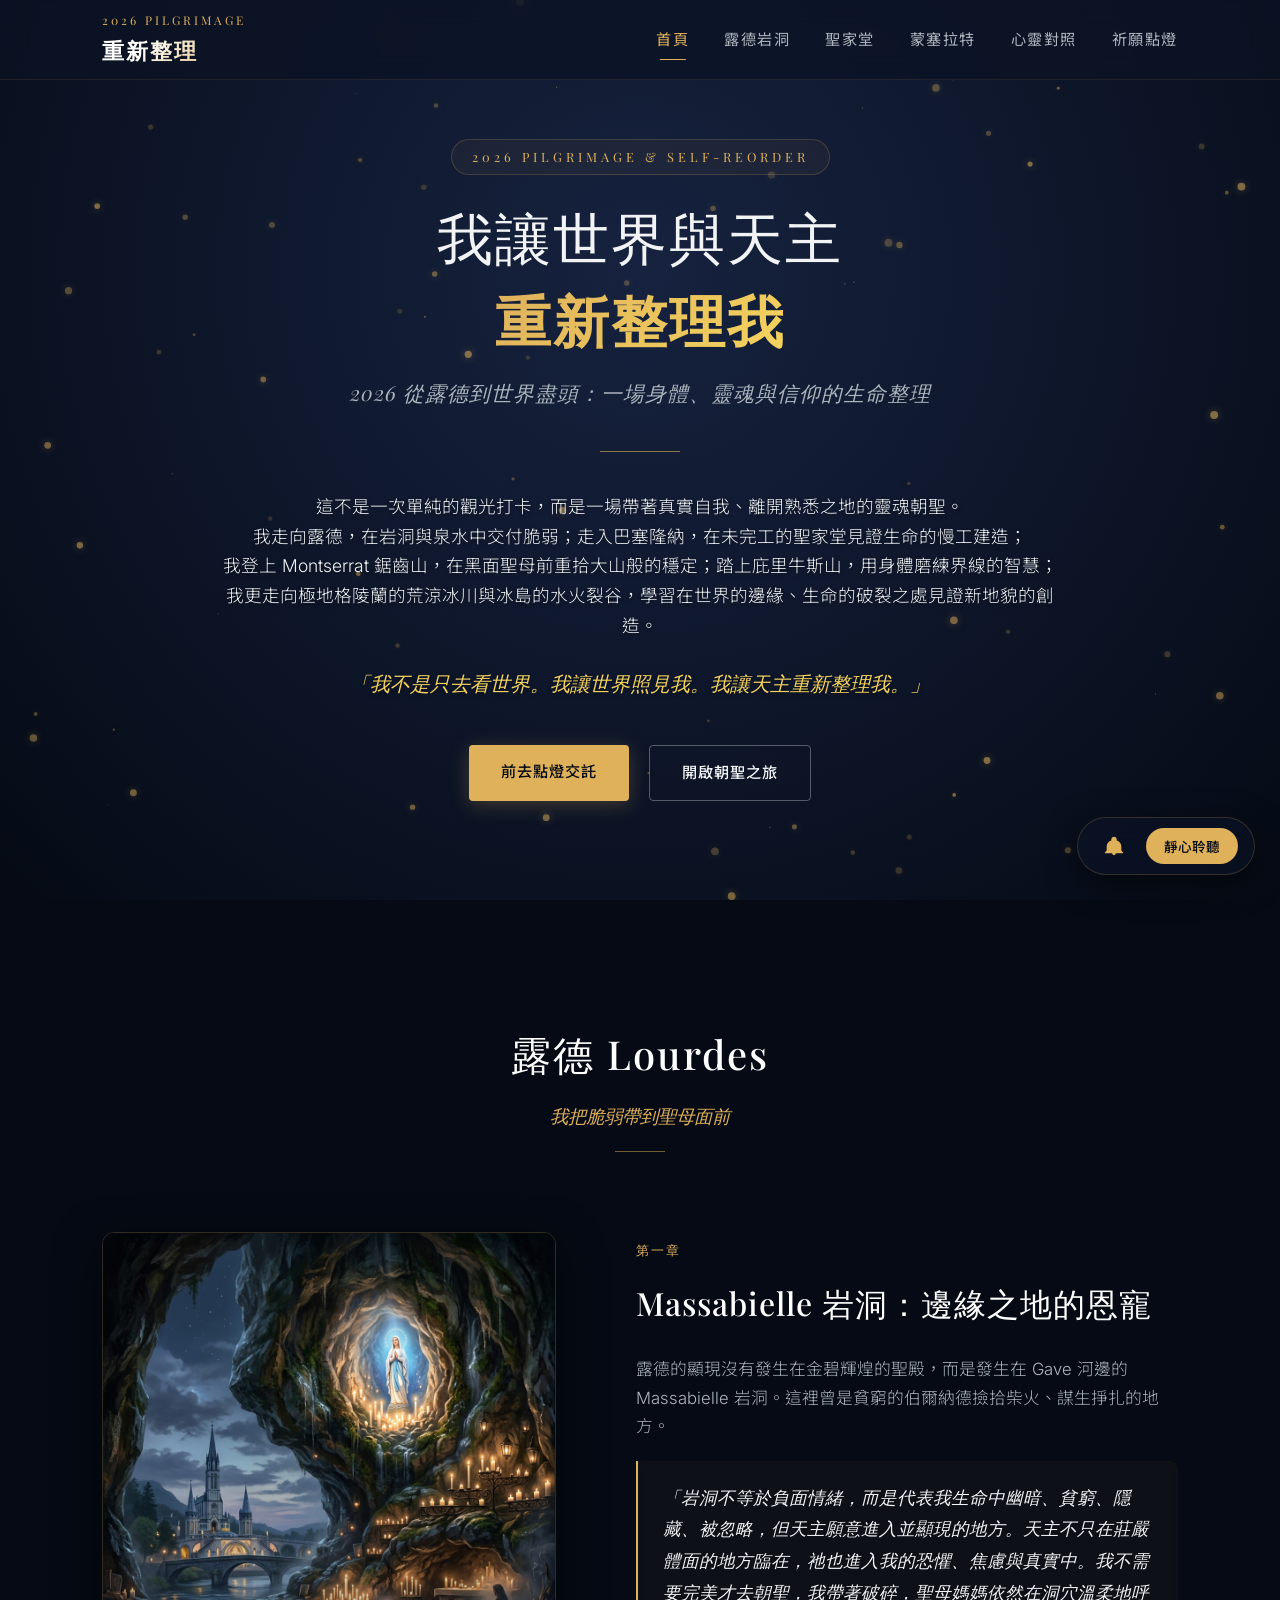
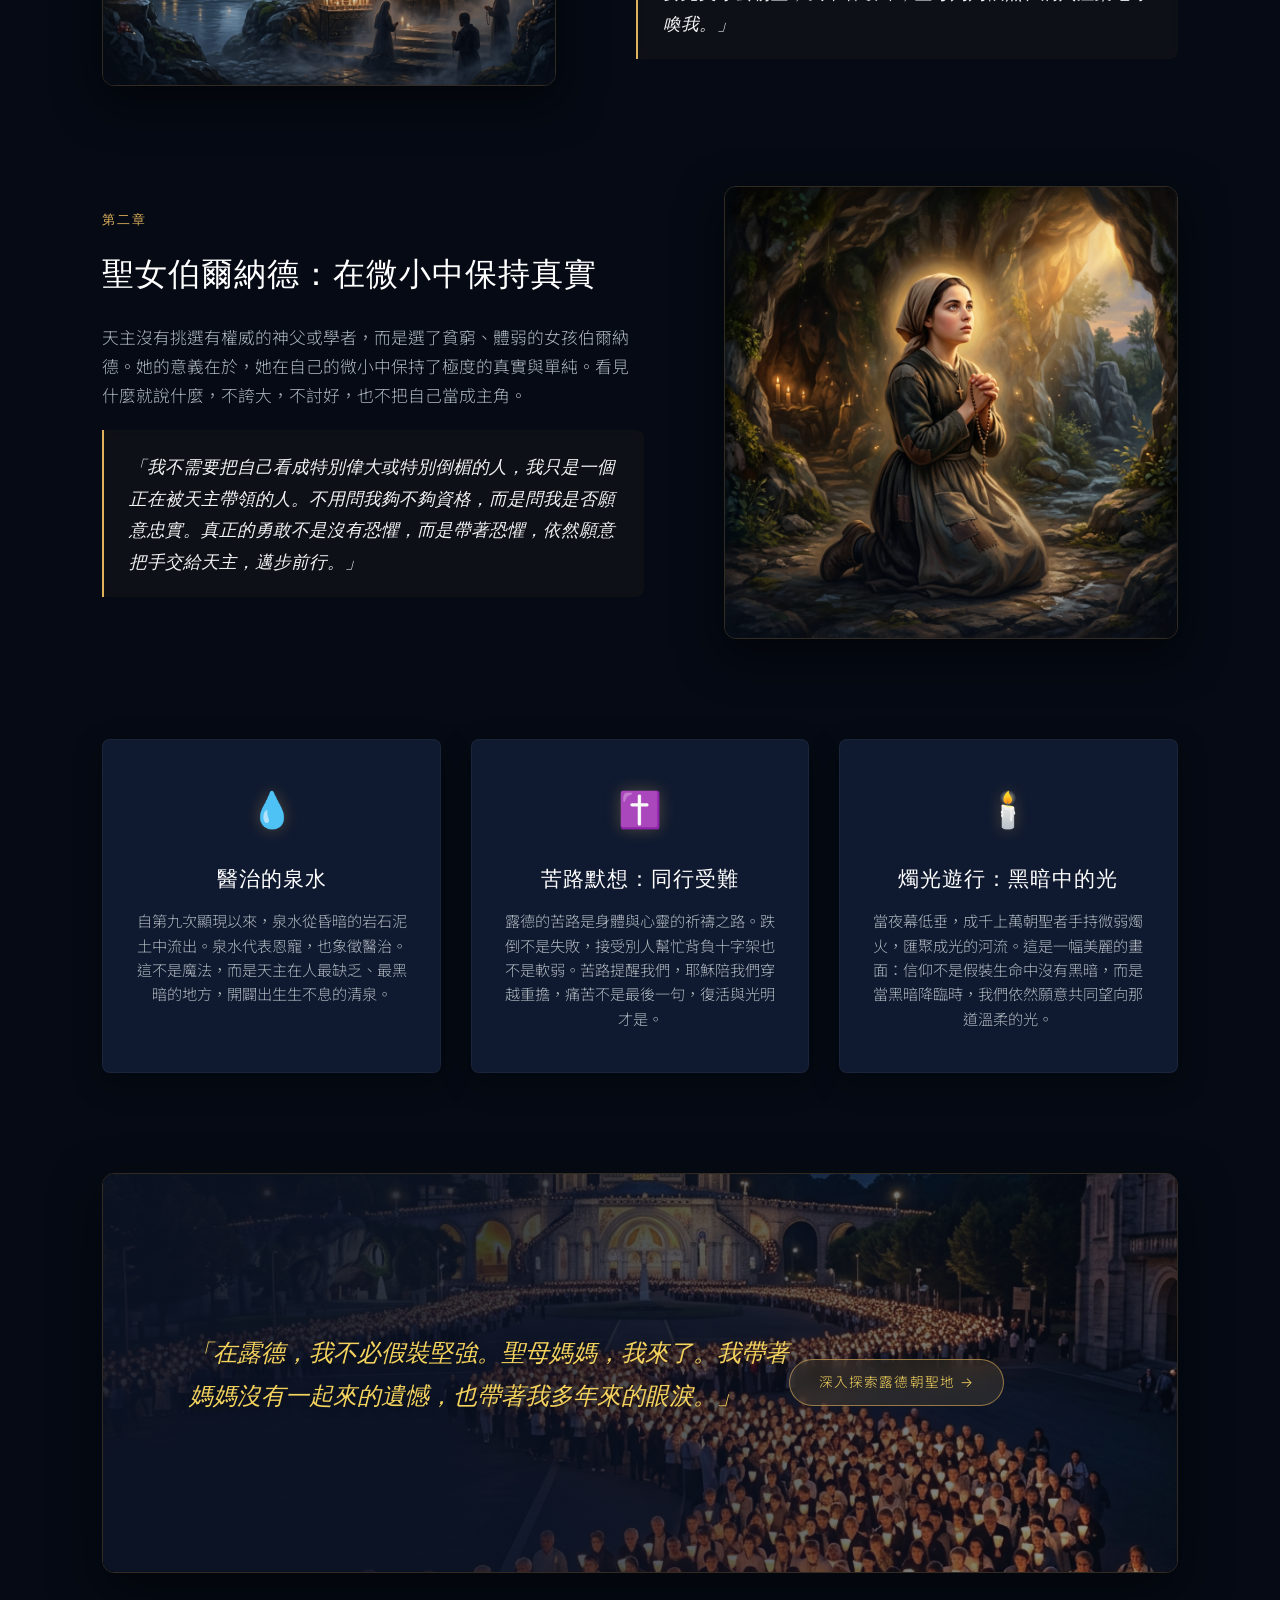
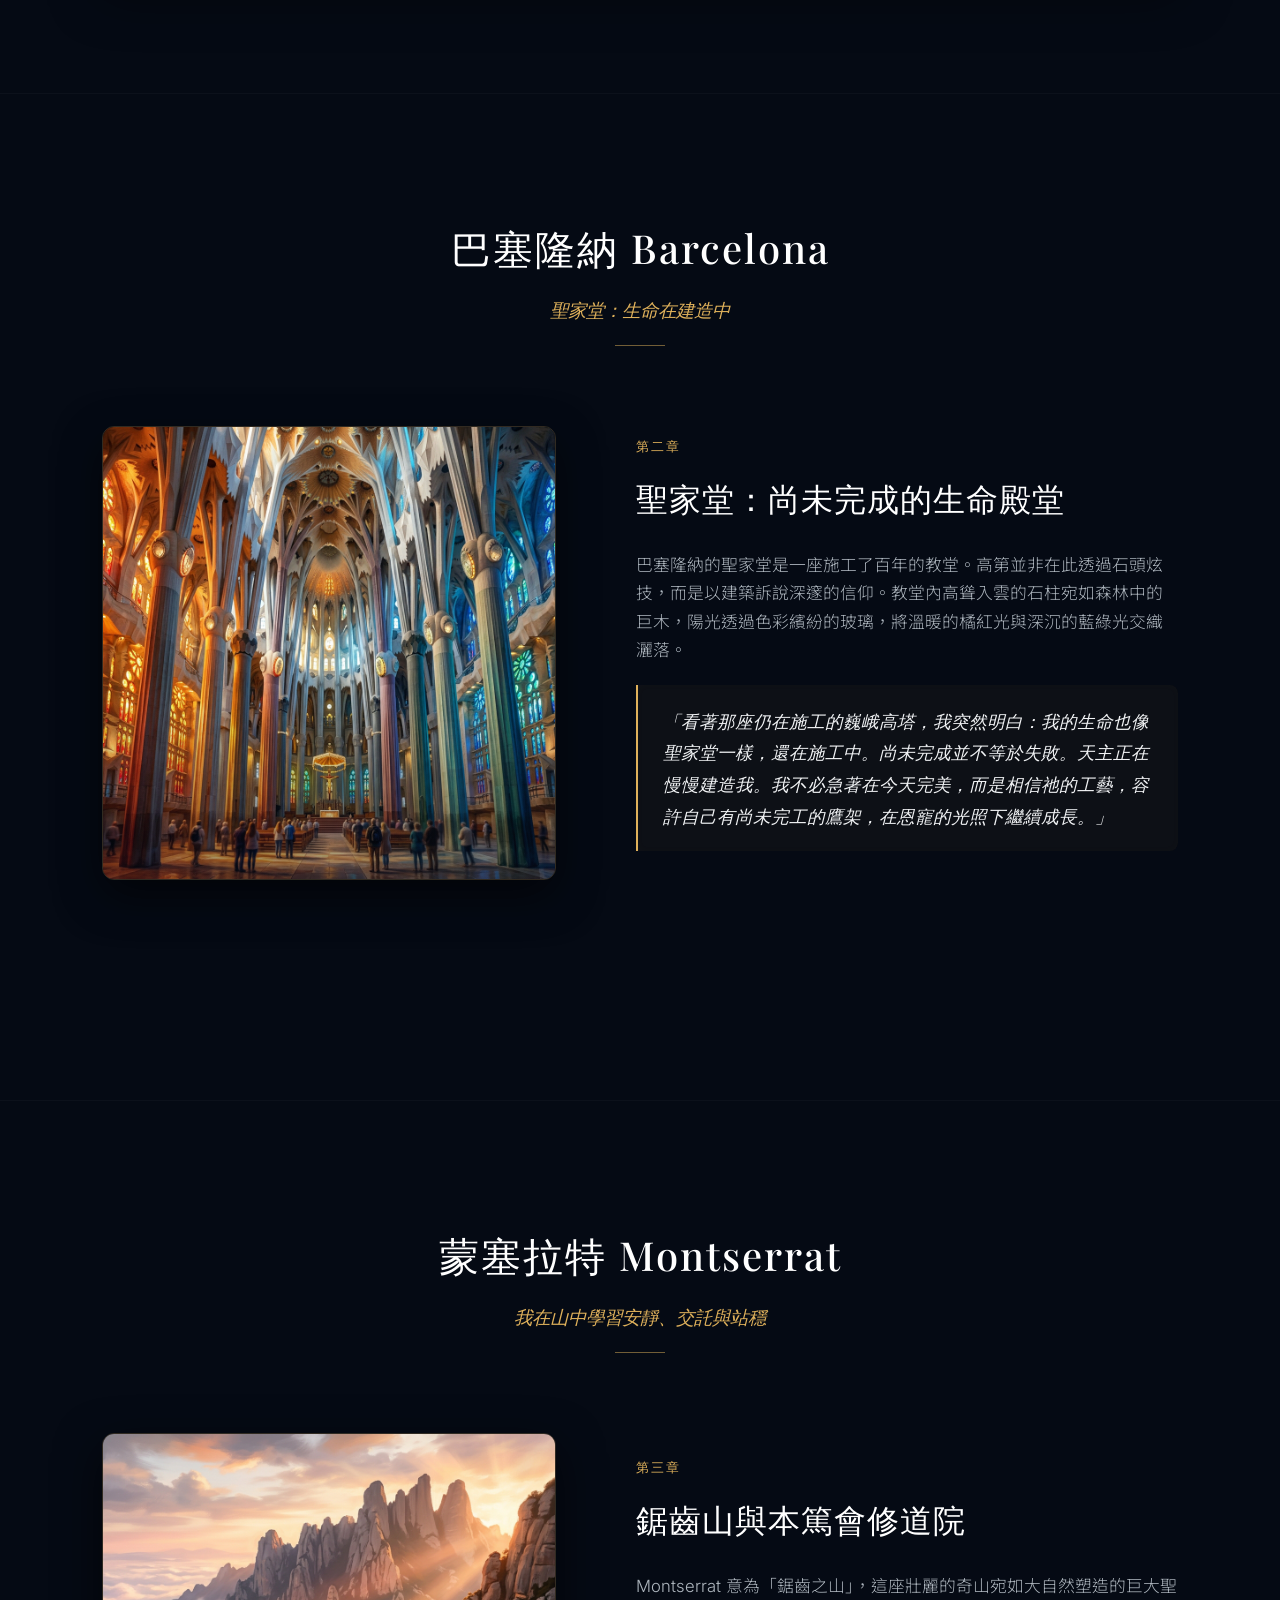
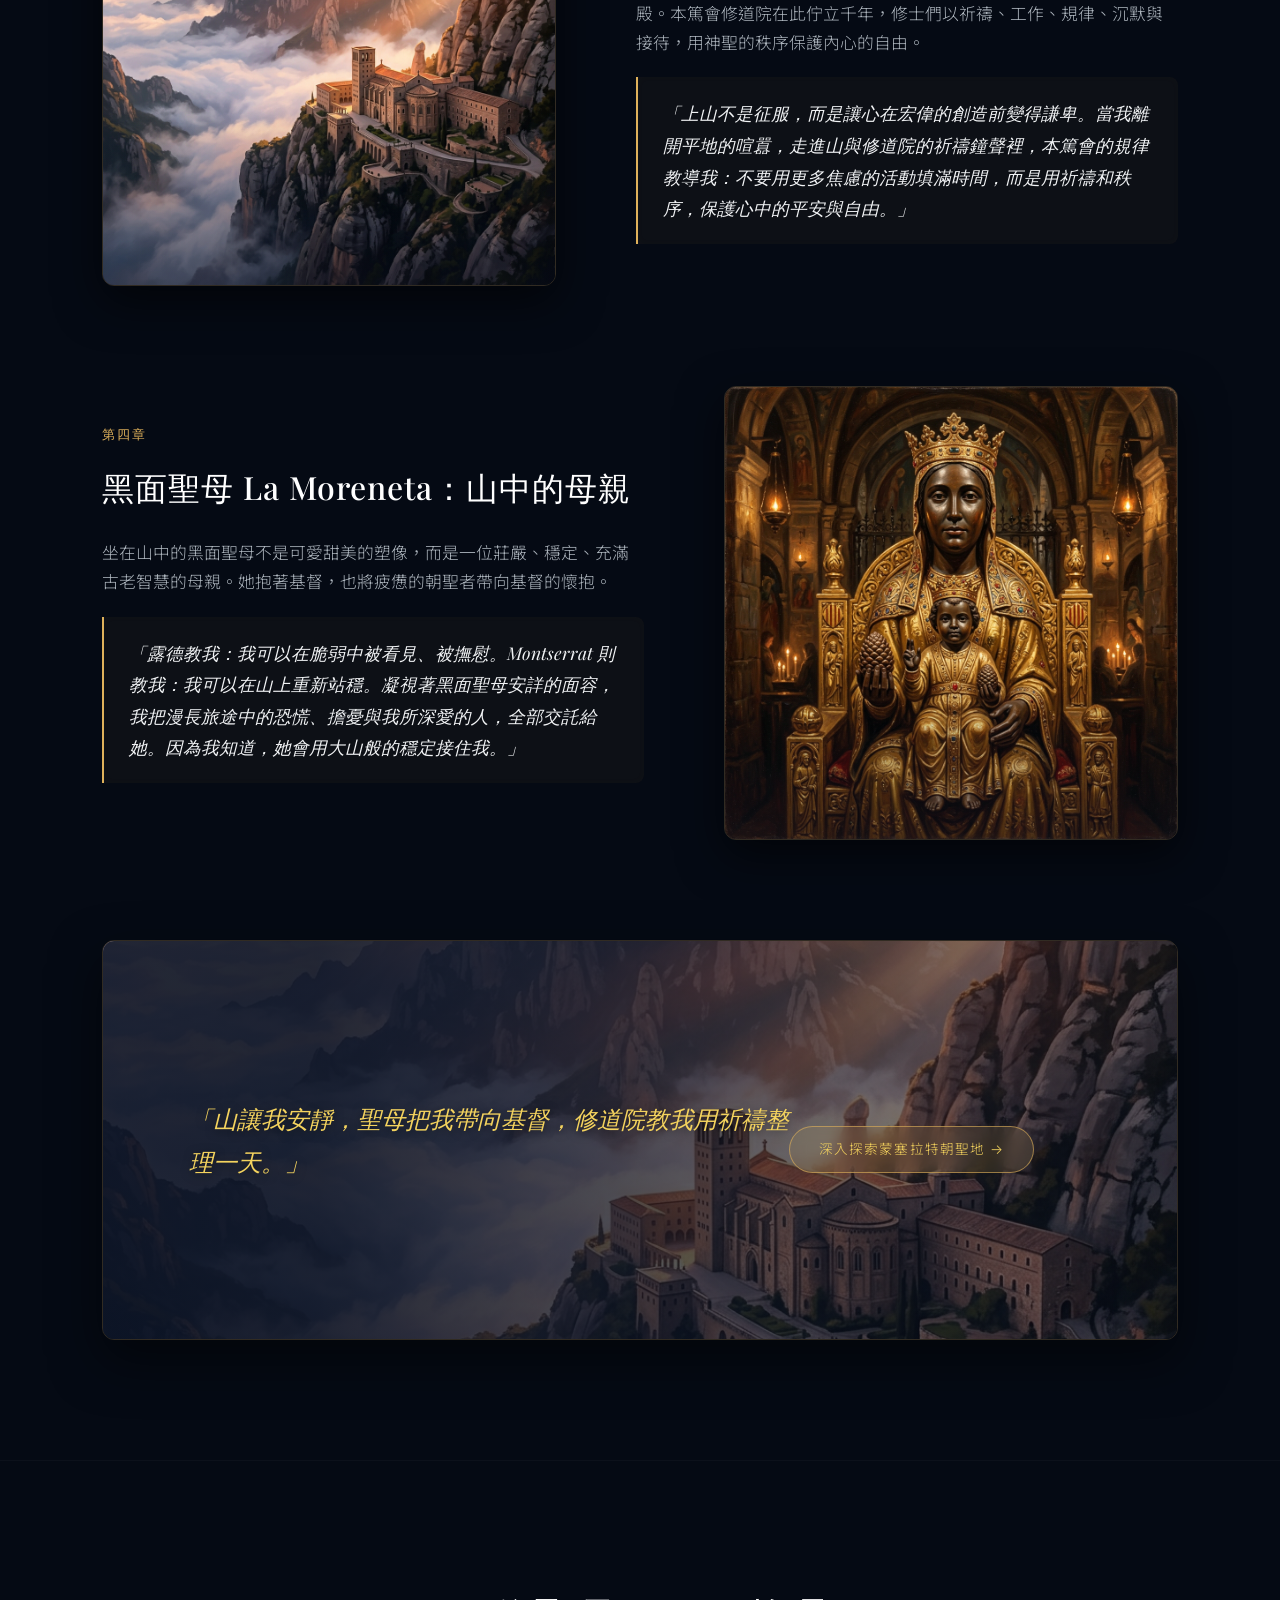
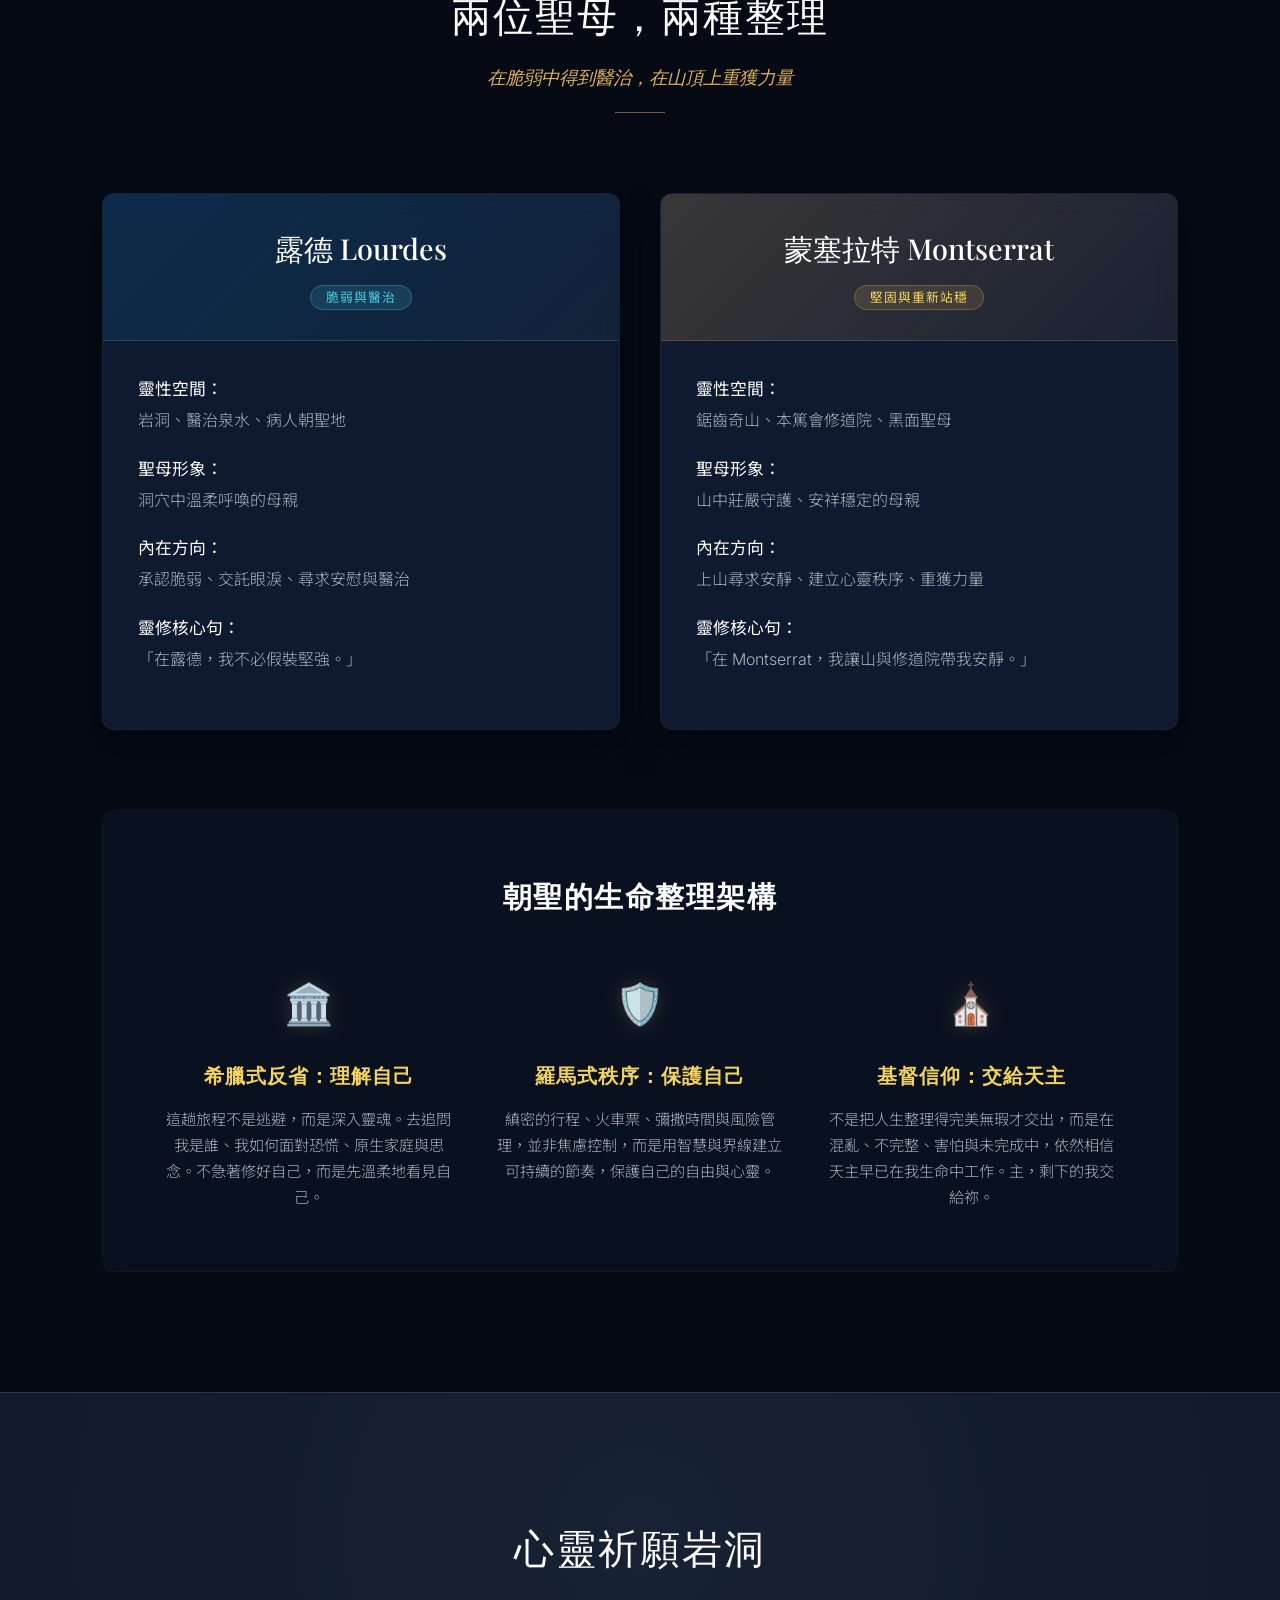
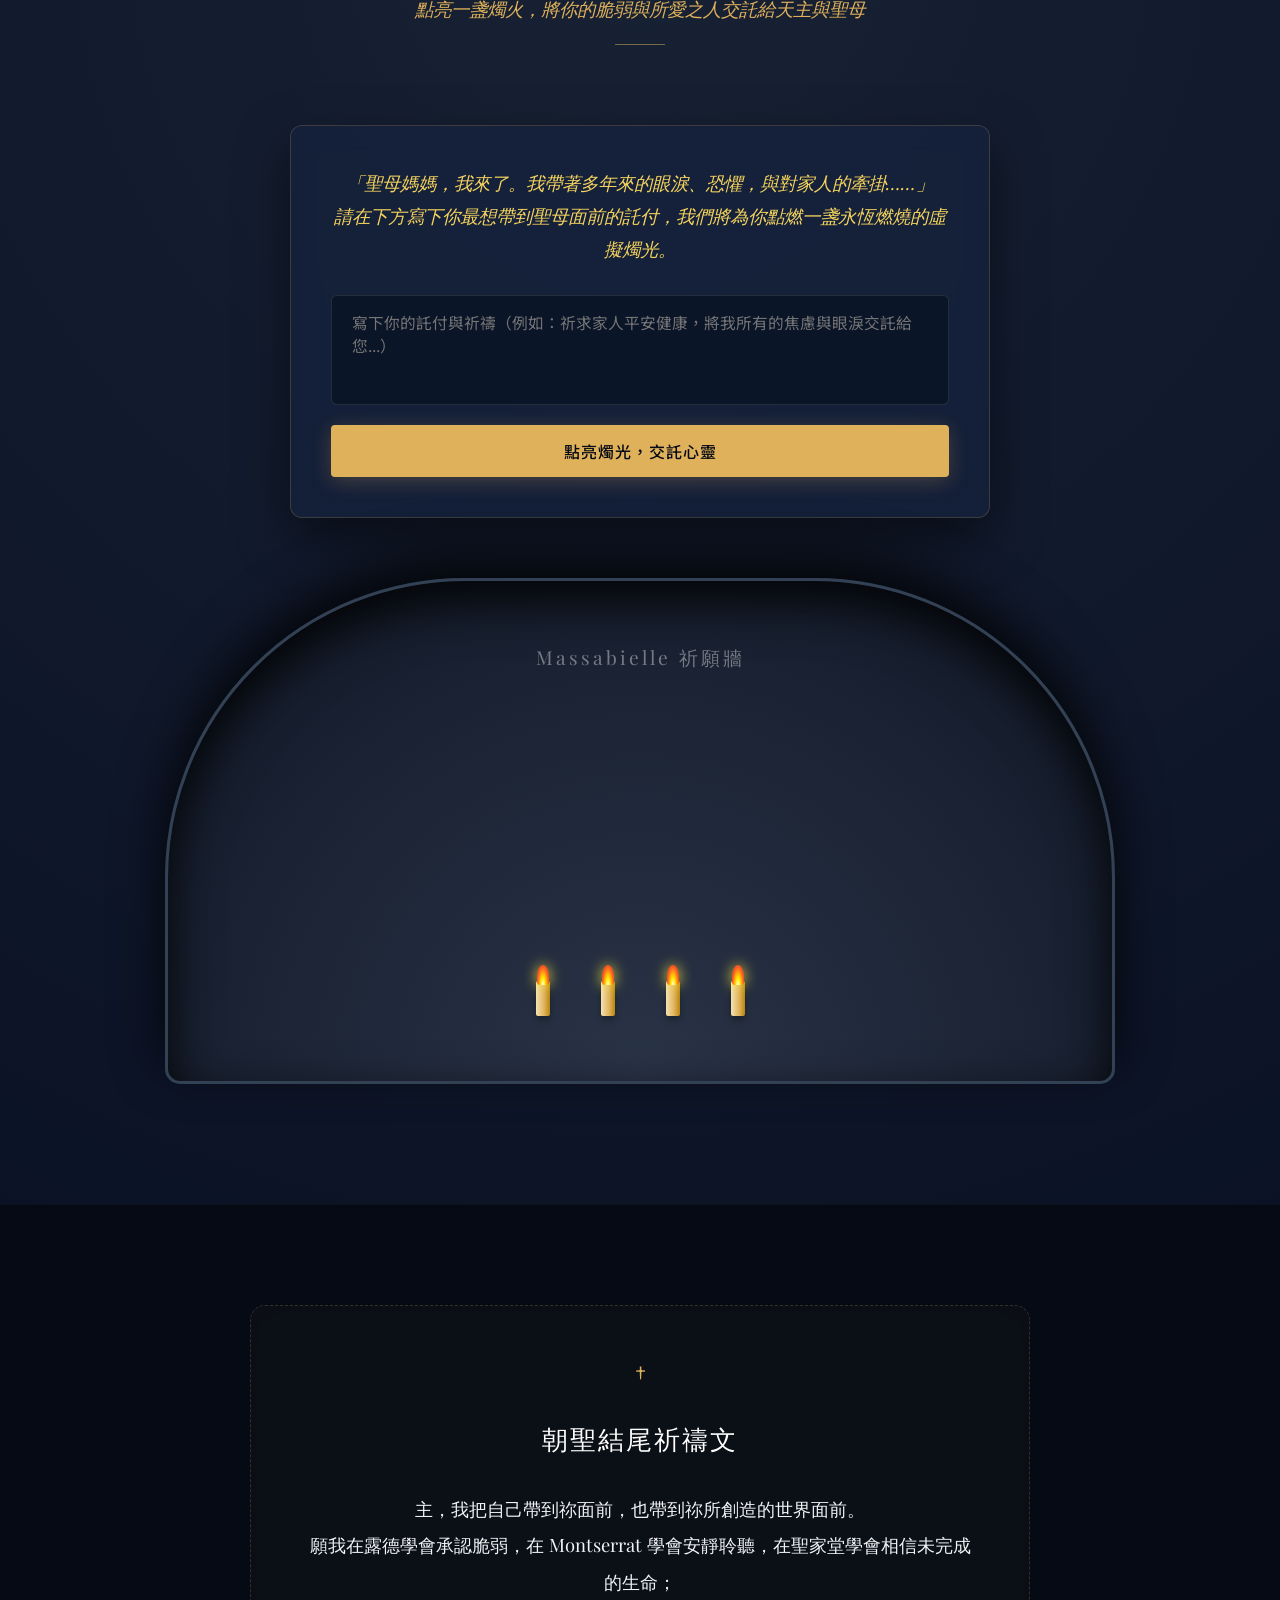
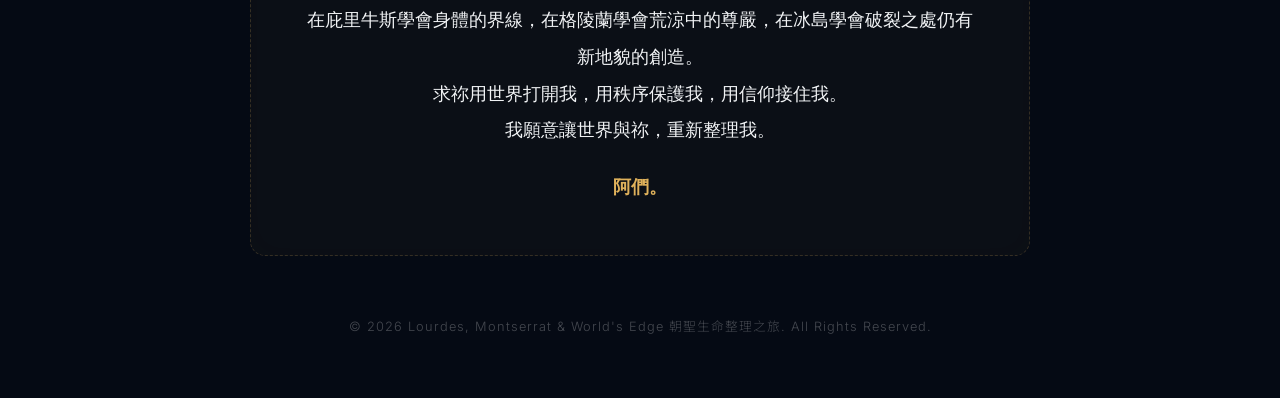
<file: index.html>
<!DOCTYPE html>
<html lang="zh-Hant">
<head>
    <meta charset="UTF-8">
    <meta name="viewport" content="width=device-width, initial-scale=1.0">
    <title>我讓世界與天主重新整理我 — 2026 朝聖與生命整理之旅</title>
    <!-- 引入具有宗教古典氣質與現代清晰感的字型 -->
    <link rel="preconnect" href="https://fonts.googleapis.com">
    <link rel="preconnect" href="https://fonts.gstatic.com" crossorigin>
    <link href="https://fonts.googleapis.com/css2?family=Cinzel:wght@400;600;700&family=Playfair+Display:ital,wght@0,400..900;1,400..900&family=Inter:wght@300;400;500;600&family=Noto+Sans+TC:wght@300;400;500;700&display=swap" rel="stylesheet">
    <link rel="stylesheet" href="index.css">
</head>
<body>

    <!-- 粒子效果背景 -->
    <canvas id="particle-canvas"></canvas>

    <!-- 靜心音效與環境鐘聲控制面板 -->
    <div id="audio-panel" class="audio-panel">
        <button id="bell-btn" class="bell-btn" title="敲響心靈之鐘">
            <svg class="icon" viewBox="0 0 24 24">
                <path d="M12 2C10.34 2 9 3.34 9 5v1.09C6.16 6.82 4 9.47 4 12.5v4.5L2 19v1h20v-1l-2-2v-4.5c0-3.03-2.16-5.68-5-6.41V5c0-1.66-1.34-3-3-3zm0 20c1.1 0 2-.9 2-2h-4c0 1.1.9 2 2 2z"/>
            </svg>
        </button>
        <button id="ambient-btn" class="ambient-btn">
            <span class="pulse-ring"></span>
            <span class="btn-text">靜心聆聽</span>
        </button>
    </div>

    <!-- 頂部磨砂玻璃導航列 -->
    <header class="navbar">
        <div class="logo">
            <span class="logo-sub">2026 Pilgrimage</span>
            <span class="logo-main">重新整理</span>
        </div>
        <nav class="nav-links">
            <a href="#home" class="active">首頁</a>
            <a href="#lourdes">露德岩洞</a>
            <a href="#barcelona">聖家堂</a>
            <a href="#montserrat">蒙塞拉特</a>
            <a href="#comparison">心靈對照</a>
            <a href="#shrine">祈願點燈</a>
        </nav>
    </header>

    <main>
        <!-- Section 1: 首頁 / 靈性宣言 -->
        <section id="home" class="hero-section">
            <div class="hero-content">
                <div class="spiritual-badge">2026 Pilgrimage & Self-Reorder</div>
                <h1 class="main-title">我讓世界與天主<br><span class="highlight">重新整理我</span></h1>
                <p class="subtitle">2026 從露德到世界盡頭：一場身體、靈魂與信仰的生命整理</p>
                <div class="divider"></div>
                <p class="intro-paragraph">
                    這不是一次單純的觀光打卡，而是一場帶著真實自我、離開熟悉之地的靈魂朝聖。<br>
                    我走向露德，在岩洞與泉水中交付脆弱；走入巴塞隆納，在未完工的聖家堂見證生命的慢工建造；<br>
                    我登上 Montserrat 鋸齒山，在黑面聖母前重拾大山般的穩定；踏上庇里牛斯山，用身體磨練界線的智慧；<br>
                    我更走向極地格陵蘭的荒涼冰川與冰島的水火裂谷，學習在世界的邊緣、生命的破裂之處見證新地貌的創造。<br>
                    <span class="quote">「我不是只去看世界。我讓世界照見我。我讓天主重新整理我。」</span>
                </p>
                <div class="action-buttons">
                    <a href="#shrine" class="btn btn-primary">前去點燈交託</a>
                    <a href="#lourdes" class="btn btn-secondary">開啟朝聖之旅</a>
                </div>
            </div>
            <div class="hero-bg-overlay"></div>
        </section>

        <!-- Section 2: 露德 - 在脆弱中被聖母擁抱 -->
        <section id="lourdes" class="pilgrimage-section">
            <div class="section-header">
                <h2 class="section-title">露德 Lourdes</h2>
                <p class="section-subtitle">我把脆弱帶到聖母面前</p>
                <div class="sec-divider"></div>
            </div>

            <!-- 2.1 露德岩洞 -->
            <div class="story-block">
                <div class="story-img-container">
                    <img src="assets/lourdes_grotto.png" alt="露德聖母岩洞 Massabielle" class="story-img">
                </div>
                <div class="story-text">
                    <div class="block-badge">第一章</div>
                    <h3>Massabielle 岩洞：邊緣之地的恩寵</h3>
                    <p>
                        露德的顯現沒有發生在金碧輝煌的聖殿，而是發生在 Gave 河邊的 Massabielle 岩洞。這裡曾是貧窮的伯爾納德撿拾柴火、謀生掙扎的地方。
                    </p>
                    <p class="spiritual-insight">
                        「岩洞不等於負面情緒，而是代表我生命中幽暗、貧窮、隱藏、被忽略，但天主願意進入並顯現的地方。天主不只在莊嚴體面的地方臨在，祂也進入我的恐懼、焦慮與真實中。我不需要完美才去朝聖，我帶著破碎，聖母媽媽依然在洞穴溫柔地呼喚我。」
                    </p>
                </div>
            </div>

            <!-- 2.2 聖女伯爾納德 -->
            <div class="story-block reverse">
                <div class="story-img-container">
                    <img src="assets/saint_bernadette.png" alt="聖女伯爾納德" class="story-img">
                </div>
                <div class="story-text">
                    <div class="block-badge">第二章</div>
                    <h3>聖女伯爾納德：在微小中保持真實</h3>
                    <p>
                        天主沒有挑選有權威的神父或學者，而是選了貧窮、體弱的女孩伯爾納德。她的意義在於，她在自己的微小中保持了極度的真實與單純。看見什麼就說什麼，不誇大，不討好，也不把自己當成主角。
                    </p>
                    <p class="spiritual-insight">
                        「我不需要把自己看成特別偉大或特別倒楣的人，我只是一個正在被天主帶領的人。不用問我夠不夠資格，而是問我是否願意忠實。真正的勇敢不是沒有恐懼，而是帶著恐懼，依然願意把手交給天主，邁步前行。」
                    </p>
                </div>
            </div>

            <!-- 2.3 泉水、苦路與燭光遊行 -->
            <div class="story-features">
                <div class="feature-card">
                    <div class="card-icon">💧</div>
                    <h4>醫治的泉水</h4>
                    <p>
                        自第九次顯現以來，泉水從昏暗的岩石泥土中流出。泉水代表恩寵，也象徵醫治。這不是魔法，而是天主在人最缺乏、最黑暗的地方，開闢出生生不息的清泉。
                    </p>
                </div>
                <div class="feature-card">
                    <div class="card-icon">✝️</div>
                    <h4>苦路默想：同行受難</h4>
                    <p>
                        露德的苦路是身體與心靈的祈禱之路。跌倒不是失敗，接受別人幫忙背負十字架也不是軟弱。苦路提醒我們，耶穌陪我們穿越重擔，痛苦不是最後一句，復活與光明才是。
                    </p>
                </div>
                <div class="feature-card">
                    <div class="card-icon">🕯️</div>
                    <h4>燭光遊行：黑暗中的光</h4>
                    <p>
                        當夜幕低垂，成千上萬朝聖者手持微弱燭火，匯聚成光的河流。這是一幅美麗的畫面：信仰不是假裝生命中沒有黑暗，而是當黑暗降臨時，我們依然願意共同望向那道溫柔的光。
                    </p>
                </div>
            </div>

            <div class="full-width-banner">
                <img src="assets/lourdes_candlelight.png" alt="露德燭光遊行" class="banner-img">
                <div class="banner-overlay">
                    <p class="banner-quote">「在露德，我不必假裝堅強。聖母媽媽，我來了。我帶著媽媽沒有一起來的遺憾，也帶著我多年來的眼淚。」</p>
                    <a href="lourdes.html" class="deep-explore-btn">
                        深入探索露德朝聖地 →
                    </a>
                </div>
            </div>
        </section>

        <!-- Section 3: Barcelona - 信仰如何成為建築 -->
        <section id="barcelona" class="pilgrimage-section alt-bg">
            <div class="section-header">
                <h2 class="section-title">巴塞隆納 Barcelona</h2>
                <p class="section-subtitle">聖家堂：生命在建造中</p>
                <div class="sec-divider"></div>
            </div>

            <div class="story-block">
                <div class="story-img-container">
                    <img src="assets/barcelona_sagrada_familia.png" alt="巴塞隆納聖家堂" class="story-img">
                </div>
                <div class="story-text">
                    <div class="block-badge">第二章</div>
                    <h3>聖家堂：尚未完成的生命殿堂</h3>
                    <p>
                        巴塞隆納的聖家堂是一座施工了百年的教堂。高第並非在此透過石頭炫技，而是以建築訴說深邃的信仰。教堂內高聳入雲的石柱宛如森林中的巨木，陽光透過色彩繽紛的玻璃，將溫暖的橘紅光與深沉的藍綠光交織灑落。
                    </p>
                    <p class="spiritual-insight">
                        「看著那座仍在施工的巍峨高塔，我突然明白：我的生命也像聖家堂一樣，還在施工中。尚未完成並不等於失敗。天主正在慢慢建造我。我不必急著在今天完美，而是相信祂的工藝，容許自己有尚未完工的鷹架，在恩寵的光照下繼續成長。」
                    </p>
                </div>
            </div>
        </section>

        <!-- Section 4: Montserrat - 在山中重新站穩 -->
        <section id="montserrat" class="pilgrimage-section">
            <div class="section-header">
                <h2 class="section-title">蒙塞拉特 Montserrat</h2>
                <p class="section-subtitle">我在山中學習安靜、交託與站穩</p>
                <div class="sec-divider"></div>
            </div>

            <!-- 3.1 鋸齒奇山與修道院 -->
            <div class="story-block">
                <div class="story-img-container">
                    <img src="assets/montserrat_monastery.png" alt="Montserrat 鋸齒山與修道院" class="story-img">
                </div>
                <div class="story-text">
                    <div class="block-badge">第三章</div>
                    <h3>鋸齒山與本篤會修道院</h3>
                    <p>
                        Montserrat 意為「鋸齒之山」，這座壯麗的奇山宛如大自然塑造的巨大聖殿。本篤會修道院在此佇立千年，修士們以祈禱、工作、規律、沉默與接待，用神聖的秩序保護內心的自由。
                    </p>
                    <p class="spiritual-insight">
                        「上山不是征服，而是讓心在宏偉的創造前變得謙卑。當我離開平地的喧囂，走進山與修道院的祈禱鐘聲裡，本篤會的規律教導我：不要用更多焦慮的活動填滿時間，而是用祈禱和秩序，保護心中的平安與自由。」
                    </p>
                </div>
            </div>

            <!-- 3.2 黑面聖母 -->
            <div class="story-block reverse">
                <div class="story-img-container">
                    <img src="assets/black_madonna.png" alt="Montserrat 黑面聖母 La Moreneta" class="story-img">
                </div>
                <div class="story-text">
                    <div class="block-badge">第四章</div>
                    <h3>黑面聖母 La Moreneta：山中的母親</h3>
                    <p>
                        坐在山中的黑面聖母不是可愛甜美的塑像，而是一位莊嚴、穩定、充滿古老智慧的母親。她抱著基督，也將疲憊的朝聖者帶向基督的懷抱。
                    </p>
                    <p class="spiritual-insight">
                        「露德教我：我可以在脆弱中被看見、被撫慰。Montserrat 則教我：我可以在山上重新站穩。凝視著黑面聖母安詳的面容，我把漫長旅途中的恐慌、擔憂與我所深愛的人，全部交託給她。因為我知道，她會用大山般的穩定接住我。」
                    </p>
                </div>
            </div>

            <div class="full-width-banner">
                <img src="assets/montserrat_monastery.png" alt="Montserrat 鋸齒大山" class="banner-img">
                <div class="banner-overlay">
                    <p class="banner-quote">「山讓我安靜，聖母把我帶向基督，修道院教我用祈禱整理一天。」</p>
                    <a href="montserrat.html" class="deep-explore-btn">
                        深入探索蒙塞拉特朝聖地 →
                    </a>
                </div>
            </div>
        </section>

        <!-- Section 4: 靈修對照 - 兩位聖母，兩種整理 -->
        <section id="comparison" class="comparison-section">
            <div class="section-header">
                <h2 class="section-title">兩位聖母，兩種整理</h2>
                <p class="section-subtitle">在脆弱中得到醫治，在山頂上重獲力量</p>
                <div class="sec-divider"></div>
            </div>

            <div class="comparison-grid">
                <!-- Lourdes Card -->
                <div class="comp-card">
                    <div class="comp-card-header lourdes-theme">
                        <h3>露德 Lourdes</h3>
                        <span class="comp-badge">脆弱與醫治</span>
                    </div>
                    <div class="comp-card-body">
                        <ul>
                            <li><strong>靈性空間：</strong> 岩洞、醫治泉水、病人朝聖地</li>
                            <li><strong>聖母形象：</strong> 洞穴中溫柔呼喚的母親</li>
                            <li><strong>內在方向：</strong> 承認脆弱、交託眼淚、尋求安慰與醫治</li>
                            <li><strong>靈修核心句：</strong> 「在露德，我不必假裝堅強。」</li>
                        </ul>
                    </div>
                </div>

                <!-- Montserrat Card -->
                <div class="comp-card">
                    <div class="comp-card-header montserrat-theme">
                        <h3>蒙塞拉特 Montserrat</h3>
                        <span class="comp-badge">堅固與重新站穩</span>
                    </div>
                    <div class="comp-card-body">
                        <ul>
                            <li><strong>靈性空間：</strong> 鋸齒奇山、本篤會修道院、黑面聖母</li>
                            <li><strong>聖母形象：</strong> 山中莊嚴守護、安祥穩定的母親</li>
                            <li><strong>內在方向：</strong> 上山尋求安靜、建立心靈秩序、重獲力量</li>
                            <li><strong>靈修核心句：</strong> 「在 Montserrat，我讓山與修道院帶我安靜。」</li>
                        </ul>
                    </div>
                </div>
            </div>

            <!-- 三層精神架構說明 -->
            <div class="spiritual-framework">
                <h3>朝聖的生命整理架構</h3>
                <div class="framework-grid">
                    <div class="framework-item">
                        <div class="f-icon">🏛️</div>
                        <h4>希臘式反省：理解自己</h4>
                        <p>這趟旅程不是逃避，而是深入靈魂。去追問我是誰、我如何面對恐慌、原生家庭與思念。不急著修好自己，而是先溫柔地看見自己。</p>
                    </div>
                    <div class="framework-item">
                        <div class="f-icon">🛡️</div>
                        <h4>羅馬式秩序：保護自己</h4>
                        <p>縝密的行程、火車票、彌撒時間與風險管理，並非焦慮控制，而是用智慧與界線建立可持續的節奏，保護自己的自由與心靈。</p>
                    </div>
                    <div class="framework-item">
                        <div class="f-icon">⛪</div>
                        <h4>基督信仰：交給天主</h4>
                        <p>不是把人生整理得完美無瑕才交出，而是在混亂、不完整、害怕與未完成中，依然相信天主早已在我生命中工作。主，剩下的我交給祢。</p>
                    </div>
                </div>
            </div>
        </section>

        <!-- Section 5: 互動祈願岩洞 -->
        <section id="shrine" class="shrine-section">
            <div class="shrine-overlay">
                <div class="section-header">
                    <h2 class="section-title">心靈祈願岩洞</h2>
                    <p class="section-subtitle">點亮一盞燭火，將你的脆弱與所愛之人交託給天主與聖母</p>
                    <div class="sec-divider"></div>
                </div>

                <!-- 點燈操作區 -->
                <div class="shrine-control-box">
                    <p class="shrine-instruction">
                        「聖母媽媽，我來了。我帶著多年來的眼淚、恐懼，與對家人的牽掛……」<br>
                        請在下方寫下你最想帶到聖母面前的託付，我們將為你點燃一盞永恆燃燒的虛擬燭光。
                    </p>
                    <div class="input-group">
                        <textarea id="prayer-input" placeholder="寫下你的託付與祈禱（例如：祈求家人平安健康，將我所有的焦慮與眼淚交託給您...）" maxlength="150"></textarea>
                        <button id="light-candle-btn" class="btn btn-primary">點亮燭光，交託心靈</button>
                    </div>
                </div>

                <!-- 祈禱文字漂浮區 -->
                <div id="prayer-float-container" class="prayer-float-container"></div>

                <!-- 岩洞蠟燭牆 -->
                <div class="shrine-cave-wall">
                    <div class="grotto-arch">
                        <div class="grotto-title">Massabielle 祈願牆</div>
                        <div id="candles-grid" class="candles-grid">
                            <!-- 動態生成的蠟燭會被插入到這裡 -->
                        </div>
                    </div>
                </div>
            </div>
        </section>
    </main>

    <!-- 結尾祈禱文 Banner -->
    <footer class="closing-prayer-section">
        <div class="prayer-box">
            <span class="cross">†</span>
            <h3>朝聖結尾祈禱文</h3>
            <p class="prayer-text">
                主，我把自己帶到祢面前，也帶到祢所創造的世界面前。<br>
                願我在露德學會承認脆弱，在 Montserrat 學會安靜聆聽，在聖家堂學會相信未完成的生命；<br>
                在庇里牛斯學會身體的界線，在格陵蘭學會荒涼中的尊嚴，在冰島學會破裂之處仍有新地貌的創造。<br>
                求祢用世界打開我，用秩序保護我，用信仰接住我。<br>
                我願意讓世界與祢，重新整理我。<br>
                <span class="amen">阿們。</span>
            </p>
        </div>
        <p class="copyright">© 2026 Lourdes, Montserrat & World's Edge 朝聖生命整理之旅. All Rights Reserved.</p>
    </footer>

    <script>
        // 1. 導航列 active 狀態隨滾動更新
        const sections = document.querySelectorAll('section');
        const navLinks = document.querySelectorAll('.nav-links a');

        window.addEventListener('scroll', () => {
            let current = '';
            sections.forEach(section => {
                const sectionTop = section.offsetTop;
                const sectionHeight = section.clientHeight;
                if (window.scrollY >= (sectionTop - 150)) {
                    current = section.getAttribute('id');
                }
            });

            navLinks.forEach(link => {
                link.classList.remove('active');
                if (link.getAttribute('href') === `#${current}`) {
                    link.classList.add('active');
                }
            });
        });

        // 2. 背景燭光粒子 Canvas 效果
        const canvas = document.getElementById('particle-canvas');
        const ctx = canvas.getContext('2d');

        function resizeCanvas() {
            canvas.width = window.innerWidth;
            canvas.height = window.innerHeight;
        }
        window.addEventListener('resize', resizeCanvas);
        resizeCanvas();

        class Particle {
            constructor() {
                this.reset();
                this.y = Math.random() * canvas.height; // 初始隨機分布
            }

            reset() {
                this.x = Math.random() * canvas.width;
                this.y = canvas.height + Math.random() * 50;
                this.size = Math.random() * 3.5 + 0.5;
                this.speedY = Math.random() * 0.6 + 0.2;
                this.amplitude = Math.random() * 1.5 + 0.5;
                this.frequency = Math.random() * 0.02 + 0.005;
                this.angle = Math.random() * Math.PI * 2;
                // 蠟燭火焰的暖金黃色調
                const hue = Math.random() * 15 + 35; // 35-50黃金色
                const opacity = Math.random() * 0.4 + 0.15;
                this.color = `rgba(223, 177, 91, ${opacity})`;
            }

            update() {
                this.y -= this.speedY;
                this.angle += this.frequency;
                this.x += Math.sin(this.angle) * 0.3; // 微弱的左右晃動，像燭火飄動

                if (this.y < -10) {
                    this.reset();
                }
            }

            draw() {
                ctx.beginPath();
                ctx.arc(this.x, this.y, this.size, 0, Math.PI * 2);
                ctx.fillStyle = this.color;
                // 金黃發光陰影效果
                ctx.shadowBlur = 8;
                ctx.shadowColor = 'rgba(223, 177, 91, 0.6)';
                ctx.fill();
                ctx.shadowBlur = 0; // 重置陰影避免影響其他繪製
            }
        }

        const particles = Array.from({ length: 80 }, () => new Particle());

        function animateParticles() {
            ctx.clearRect(0, 0, canvas.width, canvas.height);
            particles.forEach(p => {
                p.update();
                p.draw();
            });
            requestAnimationFrame(animateParticles);
        }
        animateParticles();

        // 3. Web Audio API 教堂鐘聲與環境低吟合成器
        let audioCtx = null;
        let isAmbientPlaying = false;
        let droneOscs = [];
        let droneGain = null;
        let bellTimer = null;

        const ambientBtn = document.getElementById('ambient-btn');
        const bellBtn = document.getElementById('bell-btn');

        function initAudio() {
            if (!audioCtx) {
                audioCtx = new (window.AudioContext || window.webkitAudioContext)();
            }
        }

        // 合成悠遠大鐘聲
        function playBellSound() {
            if (!audioCtx) return;
            if (audioCtx.state === 'suspended') {
                audioCtx.resume();
            }

            const now = audioCtx.currentTime;
            const fund = 98; // G2 大致頻率，沉穩悠遠
            
            // 鐘聲的物理分音比率 (Hum, Prime, Minor third, Fifth, Octave...)
            const partials = [
                { f: 0.5,  amp: 1.0,  d: 14 },
                { f: 1.0,  amp: 0.85, d: 9 },
                { f: 1.2,  amp: 0.7,  d: 7 },
                { f: 1.5,  amp: 0.5,  d: 5.5 },
                { f: 2.0,  amp: 0.4,  d: 4.5 },
                { f: 2.6,  amp: 0.25, d: 3 },
                { f: 3.0,  amp: 0.15, d: 2.5 },
                { f: 4.0,  amp: 0.08, d: 1.5 }
            ];

            const masterGain = audioCtx.createGain();
            masterGain.gain.setValueAtTime(0, now);
            // 快速敲打起音
            masterGain.gain.linearRampToValueAtTime(0.25, now + 0.008);
            // 長期指數衰減
            masterGain.gain.exponentialRampToValueAtTime(0.0001, now + 14);
            masterGain.connect(audioCtx.destination);

            partials.forEach(p => {
                const osc = audioCtx.createOscillator();
                const gainNode = audioCtx.createGain();

                // 使用 sine 波能展現空靈的金屬共鳴
                osc.type = 'sine';
                osc.frequency.setValueAtTime(fund * p.f, now);

                // 為每個分音設定各自的衰減速度與振幅
                gainNode.gain.setValueAtTime(p.amp, now);
                gainNode.gain.exponentialRampToValueAtTime(0.0001, now + p.d);

                osc.connect(gainNode);
                gainNode.connect(masterGain);

                osc.start(now);
                osc.stop(now + p.d + 1);
            });
        }

        // 啟動環境低吟 (Cathedral Ambient Drone)
        function startAmbientDrone() {
            if (!audioCtx) return;
            const now = audioCtx.currentTime;
            
            droneGain = audioCtx.createGain();
            droneGain.gain.setValueAtTime(0, now);
            droneGain.gain.linearRampToValueAtTime(0.025, now + 2.5); // 緩慢漸入
            droneGain.connect(audioCtx.destination);

            // 根音 G2, 微調 G2, 五度 D3, 八度 G3
            const freqs = [98, 98.4, 146.8, 196];
            freqs.forEach(f => {
                const osc = audioCtx.createOscillator();
                osc.type = 'sine';
                osc.frequency.setValueAtTime(f, now);

                // 使用緩慢的 LFO 來調變頻率，創造空氣微動與風管感
                const lfo = audioCtx.createOscillator();
                lfo.frequency.setValueAtTime(0.08 + Math.random() * 0.05, now);
                const lfoGain = audioCtx.createGain();
                lfoGain.gain.setValueAtTime(0.006, now);

                lfo.connect(lfoGain);
                lfoGain.connect(osc.frequency);

                osc.connect(droneGain);
                
                osc.start(now);
                lfo.start(now);

                droneOscs.push(osc, lfo);
            });
        }

        function stopAmbientDrone() {
            if (droneGain) {
                const now = audioCtx.currentTime;
                droneGain.gain.cancelScheduledValues(now);
                droneGain.gain.setValueAtTime(droneGain.gain.value, now);
                droneGain.gain.linearRampToValueAtTime(0, now + 1.5); // 漸出
                setTimeout(() => {
                    droneOscs.forEach(node => {
                        try { node.stop(); } catch(e) {}
                    });
                    droneOscs = [];
                }, 2000);
            }
        }

        // 靜心按鈕點擊事件
        ambientBtn.addEventListener('click', () => {
            initAudio();
            if (audioCtx.state === 'suspended') {
                audioCtx.resume();
            }

            if (!isAmbientPlaying) {
                isAmbientPlaying = true;
                ambientBtn.classList.add('playing');
                ambientBtn.querySelector('.btn-text').innerText = '暫停靜心';
                startAmbientDrone();
                playBellSound(); // 進入時先敲一聲鐘

                // 設定每隔 18-25 秒隨機敲一次鐘
                const scheduleNextBell = () => {
                    const nextTime = (18 + Math.random() * 7) * 1000;
                    bellTimer = setTimeout(() => {
                        if (isAmbientPlaying) {
                            playBellSound();
                            scheduleNextBell();
                        }
                    }, nextTime);
                };
                scheduleNextBell();
            } else {
                isAmbientPlaying = false;
                ambientBtn.classList.remove('playing');
                ambientBtn.querySelector('.btn-text').innerText = '靜心聆聽';
                stopAmbientDrone();
                clearTimeout(bellTimer);
            }
        });

        // 獨立手動敲鐘按鈕
        bellBtn.addEventListener('click', () => {
            initAudio();
            playBellSound();
            // 觸發按鈕微弱震動動畫
            bellBtn.classList.add('ringing');
            setTimeout(() => bellBtn.classList.remove('ringing'), 600);
        });


        // 4. 虛擬祈願點燈與 localStorage 持久化
        const prayerInput = document.getElementById('prayer-input');
        const lightCandleBtn = document.getElementById('light-candle-btn');
        const candlesGrid = document.getElementById('candles-grid');
        const prayerFloatContainer = document.getElementById('prayer-float-container');

        // 從 localStorage 讀取祈禱紀錄
        let prayers = JSON.parse(localStorage.getItem('pilgrimage_prayers')) || [
            { id: 1, text: "祈求母親在天國安息，沒有病痛，我把思念交給聖母。" },
            { id: 2, text: "願家人平安健康，特別是姪子們能快樂長大。" },
            { id: 3, text: "把內心的焦慮、恐懼與感情創傷交託，求主重新整理我。" },
            { id: 4, text: "希望在旅程中，能學會本篤會山中的安靜與規律生活。" }
        ];

        // 渲染牆面上的蠟燭
        function renderCandles() {
            candlesGrid.innerHTML = '';
            prayers.forEach(p => {
                createCandleDOM(p);
            });
        }

        function createCandleDOM(prayerObj) {
            const candleWrapper = document.createElement('div');
            candleWrapper.className = 'candle-wrapper';
            candleWrapper.title = prayerObj.text;
            
            // 點擊蠟燭會浮現其託付內容
            candleWrapper.addEventListener('click', (e) => {
                showFloatingText(prayerObj.text, e.clientX, e.clientY - 20);
                initAudio();
                // 輕輕響一聲鐘的極微弱高頻泛音，表示祝福
                if (audioCtx) {
                    const now = audioCtx.currentTime;
                    const osc = audioCtx.createOscillator();
                    const g = audioCtx.createGain();
                    osc.type = 'sine';
                    osc.frequency.setValueAtTime(440, now); // 高頻微弱鈴聲
                    g.gain.setValueAtTime(0, now);
                    g.gain.linearRampToValueAtTime(0.05, now + 0.01);
                    g.gain.exponentialRampToValueAtTime(0.0001, now + 2);
                    osc.connect(g);
                    g.connect(audioCtx.destination);
                    osc.start(now);
                    osc.stop(now + 2.5);
                }
            });

            const flame = document.createElement('div');
            flame.className = 'candle-flame';
            
            const body = document.createElement('div');
            body.className = 'candle-body';

            candleWrapper.appendChild(flame);
            candleWrapper.appendChild(body);
            candlesGrid.appendChild(candleWrapper);
        }

        // 浮現託付文字動畫
        function showFloatingText(text, x, y) {
            const floatText = document.createElement('div');
            floatText.className = 'floating-prayer-text';
            floatText.innerText = text;
            
            // 決定顯示位置，若為手機板無座標則顯示在容器中央
            if (x && y) {
                // 將相對螢幕的座標轉為相對於容器
                const rect = prayerFloatContainer.getBoundingClientRect();
                floatText.style.left = `${x - rect.left}px`;
                floatText.style.top = `${y - rect.top}px`;
            } else {
                floatText.style.left = `${Math.random() * 50 + 25}%`;
                floatText.style.top = `60%`;
            }

            prayerFloatContainer.appendChild(floatText);

            // 動畫結束後移除
            setTimeout(() => {
                floatText.remove();
            }, 6000);
        }

        // 點燈按鈕點擊事件
        lightCandleBtn.addEventListener('click', () => {
            const text = prayerInput.value.trim();
            if (!text) {
                alert("請寫下您的託付或祈禱，再點亮燭光。");
                return;
            }

            initAudio();
            playBellSound(); // 點燈時敲響一聲心靈之鐘

            const newPrayer = {
                id: Date.now(),
                text: text
            };

            prayers.push(newPrayer);
            localStorage.setItem('pilgrimage_prayers', JSON.stringify(prayers));

            // 在畫面上建立蠟燭
            createCandleDOM(newPrayer);

            // 觸發文字上浮特效
            const btnRect = lightCandleBtn.getBoundingClientRect();
            showFloatingText(text, btnRect.left + btnRect.width / 2, btnRect.top - 20);

            // 清空輸入框
            prayerInput.value = '';

            // 平滑滾動到蠟燭牆，讓使用者看見點亮的燭光
            setTimeout(() => {
                document.querySelector('.shrine-cave-wall').scrollIntoView({ behavior: 'smooth' });
            }, 1000);
        });

        // 初始渲染
        renderCandles();
    </script>
</body>
</html>
</file>
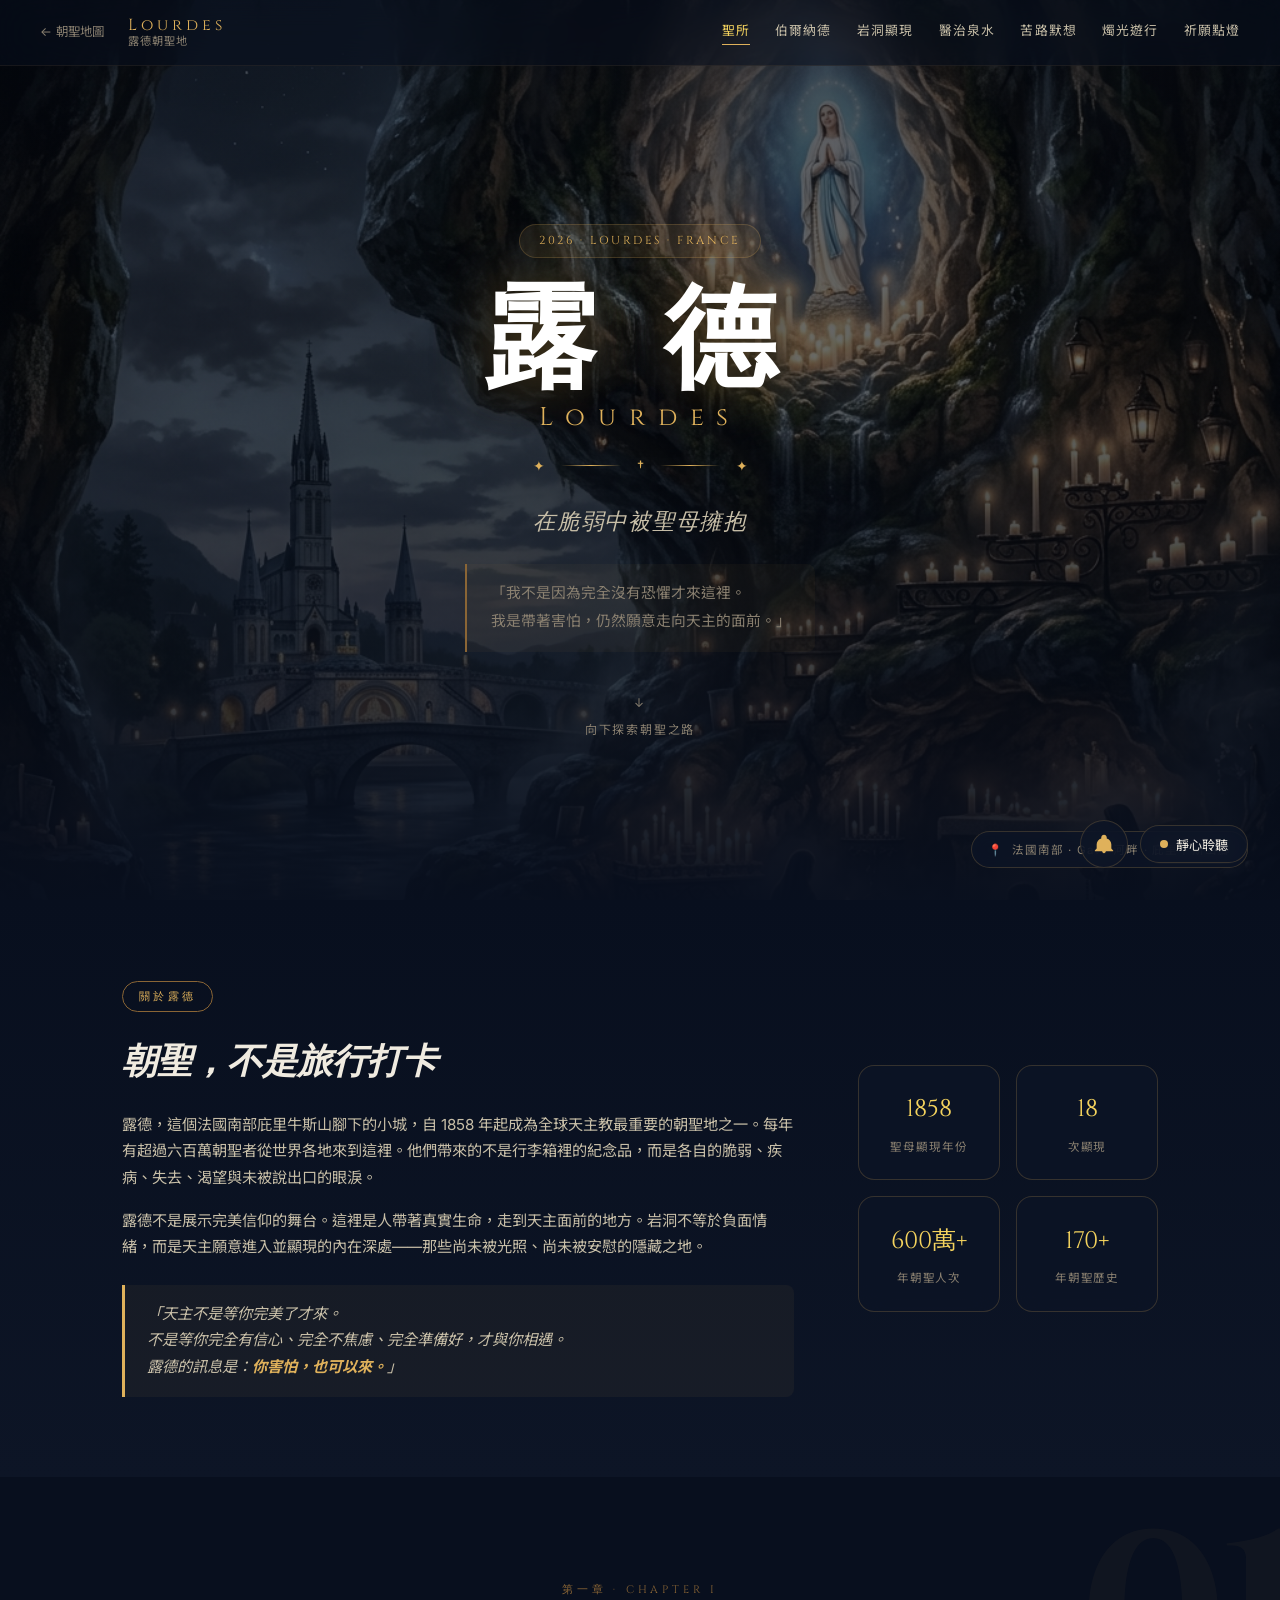
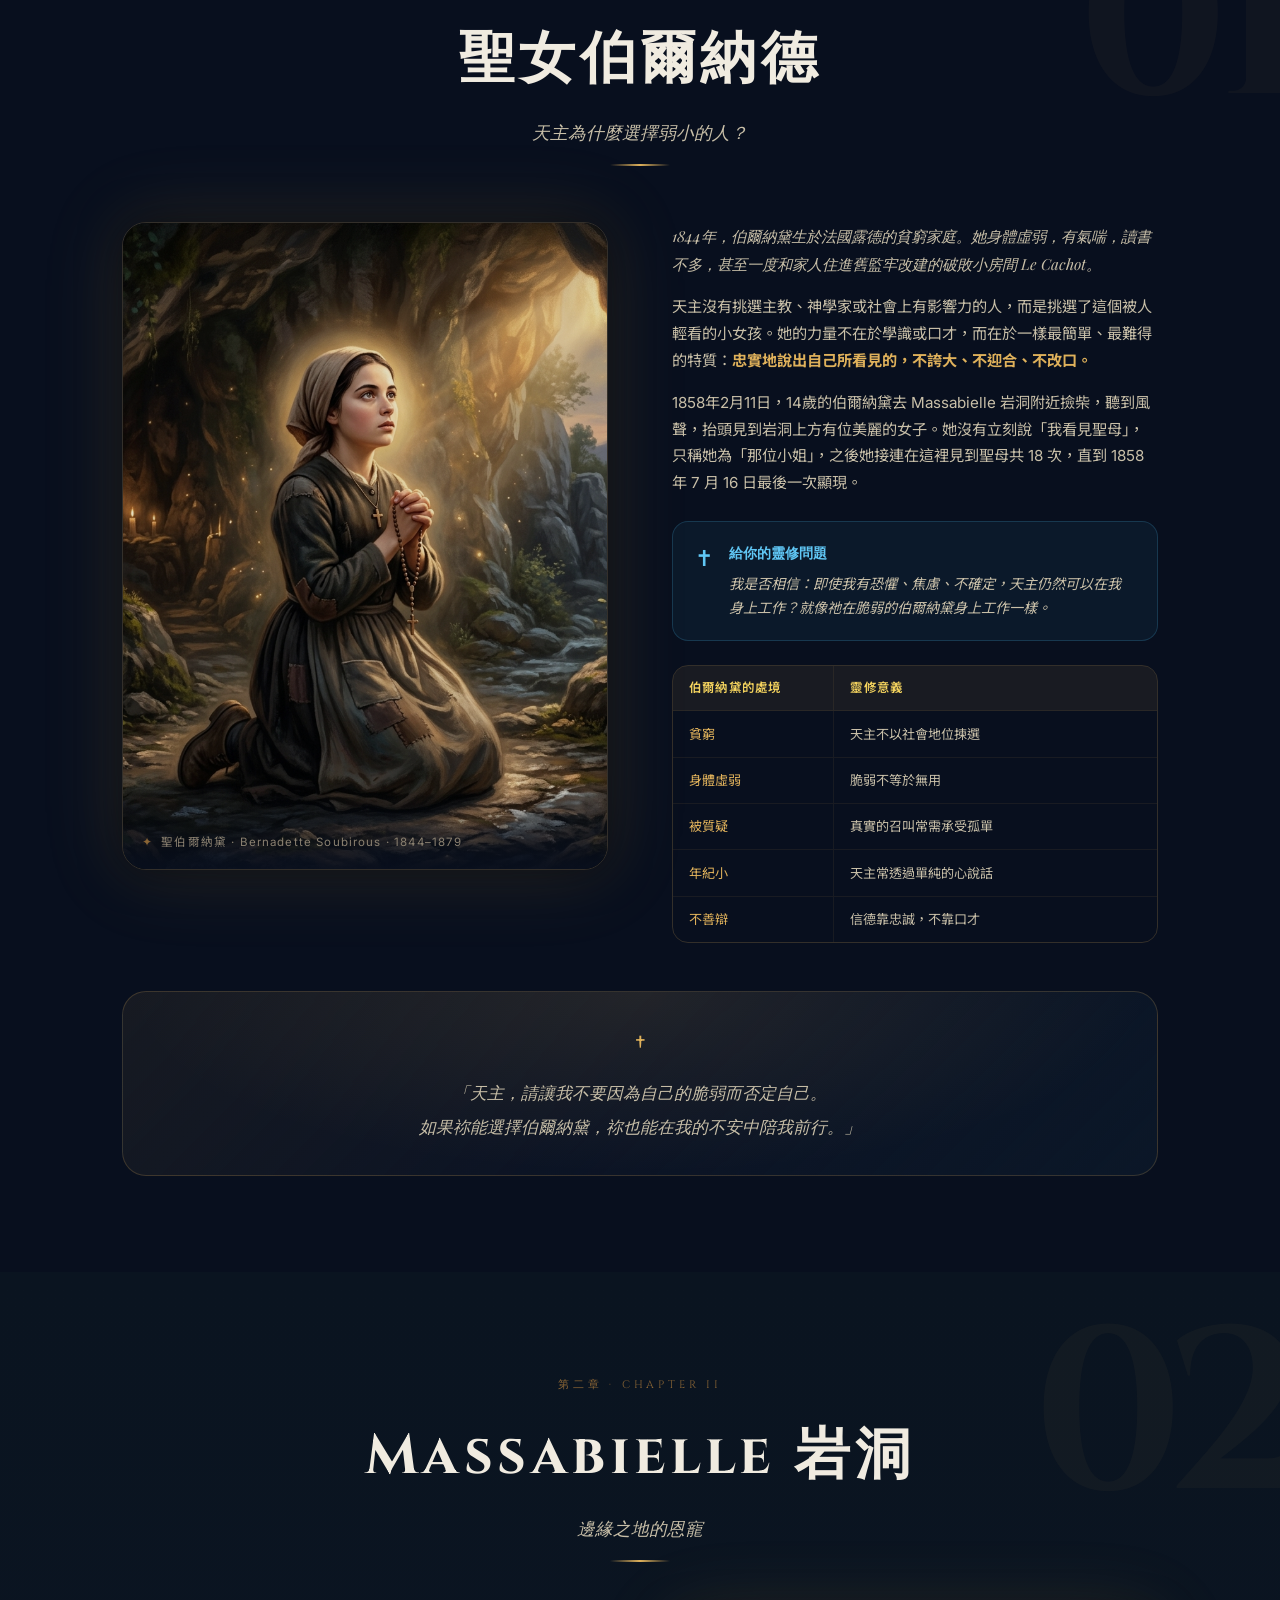
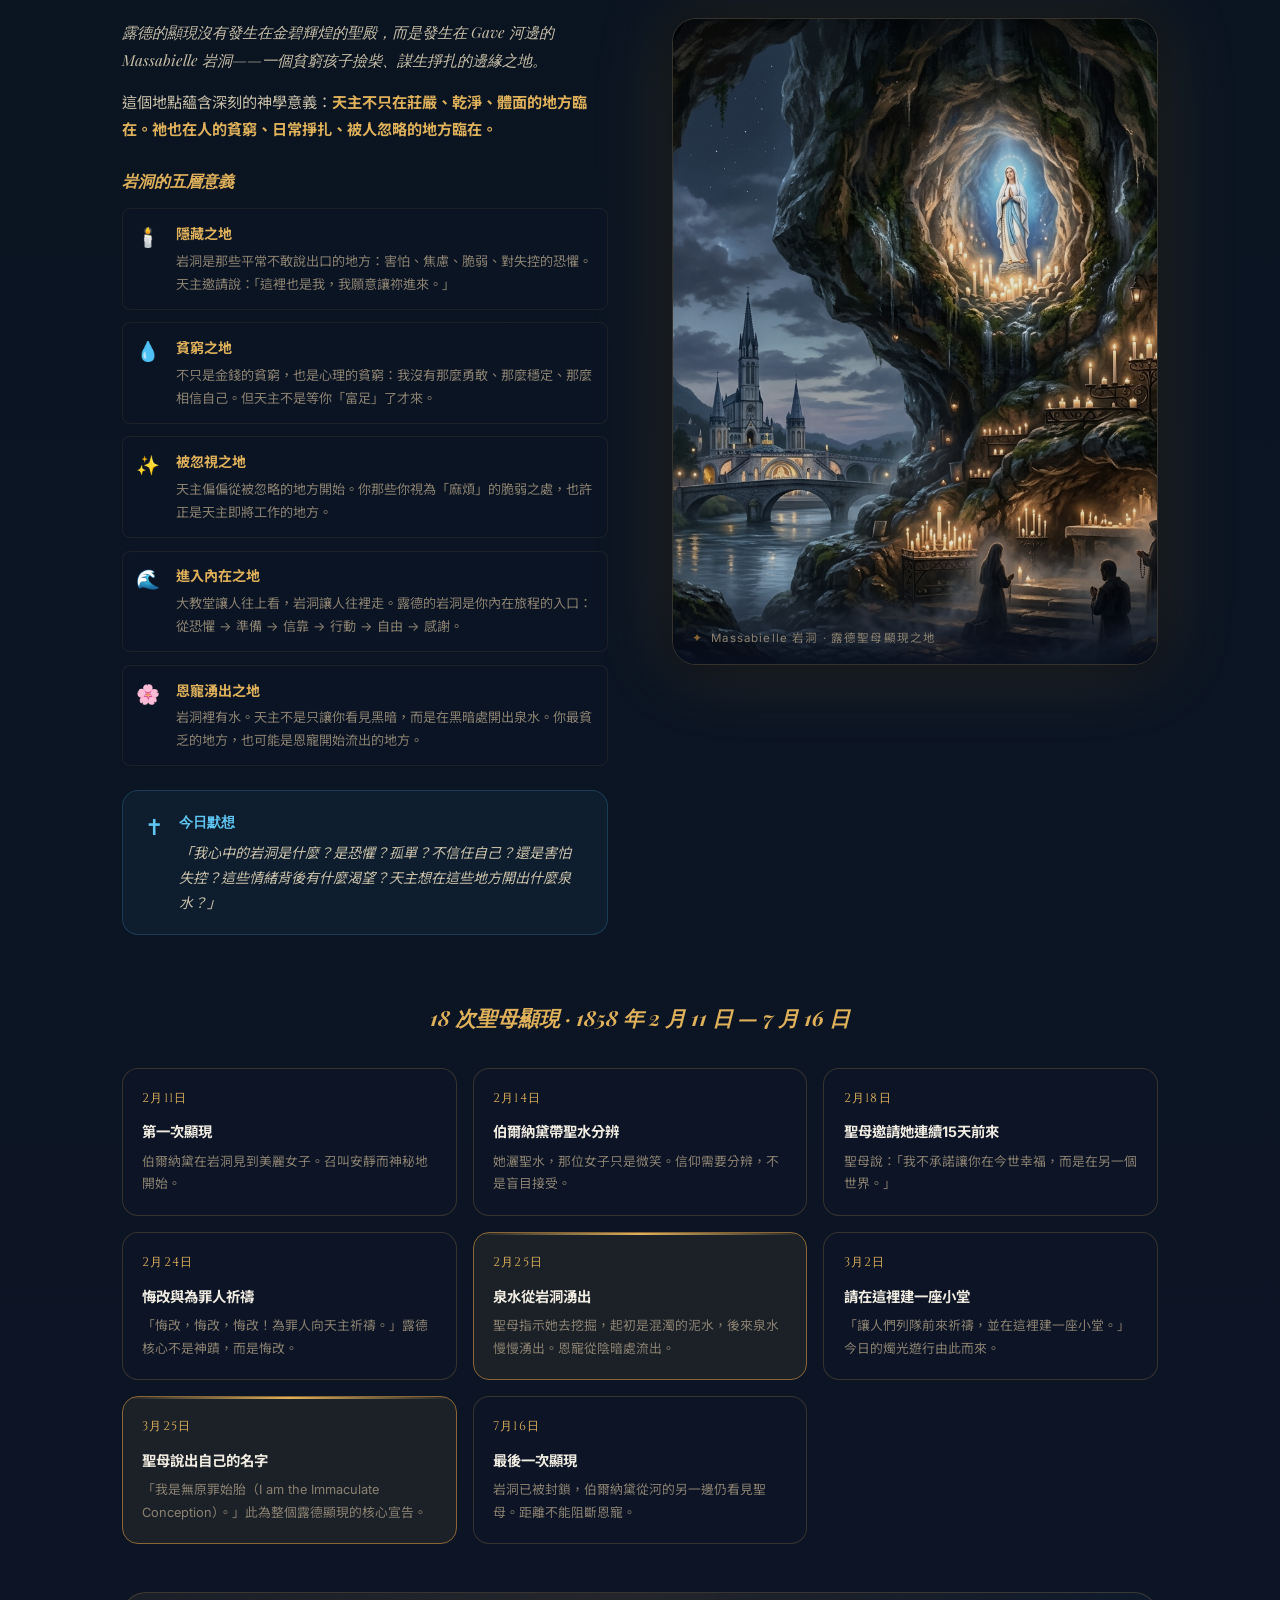
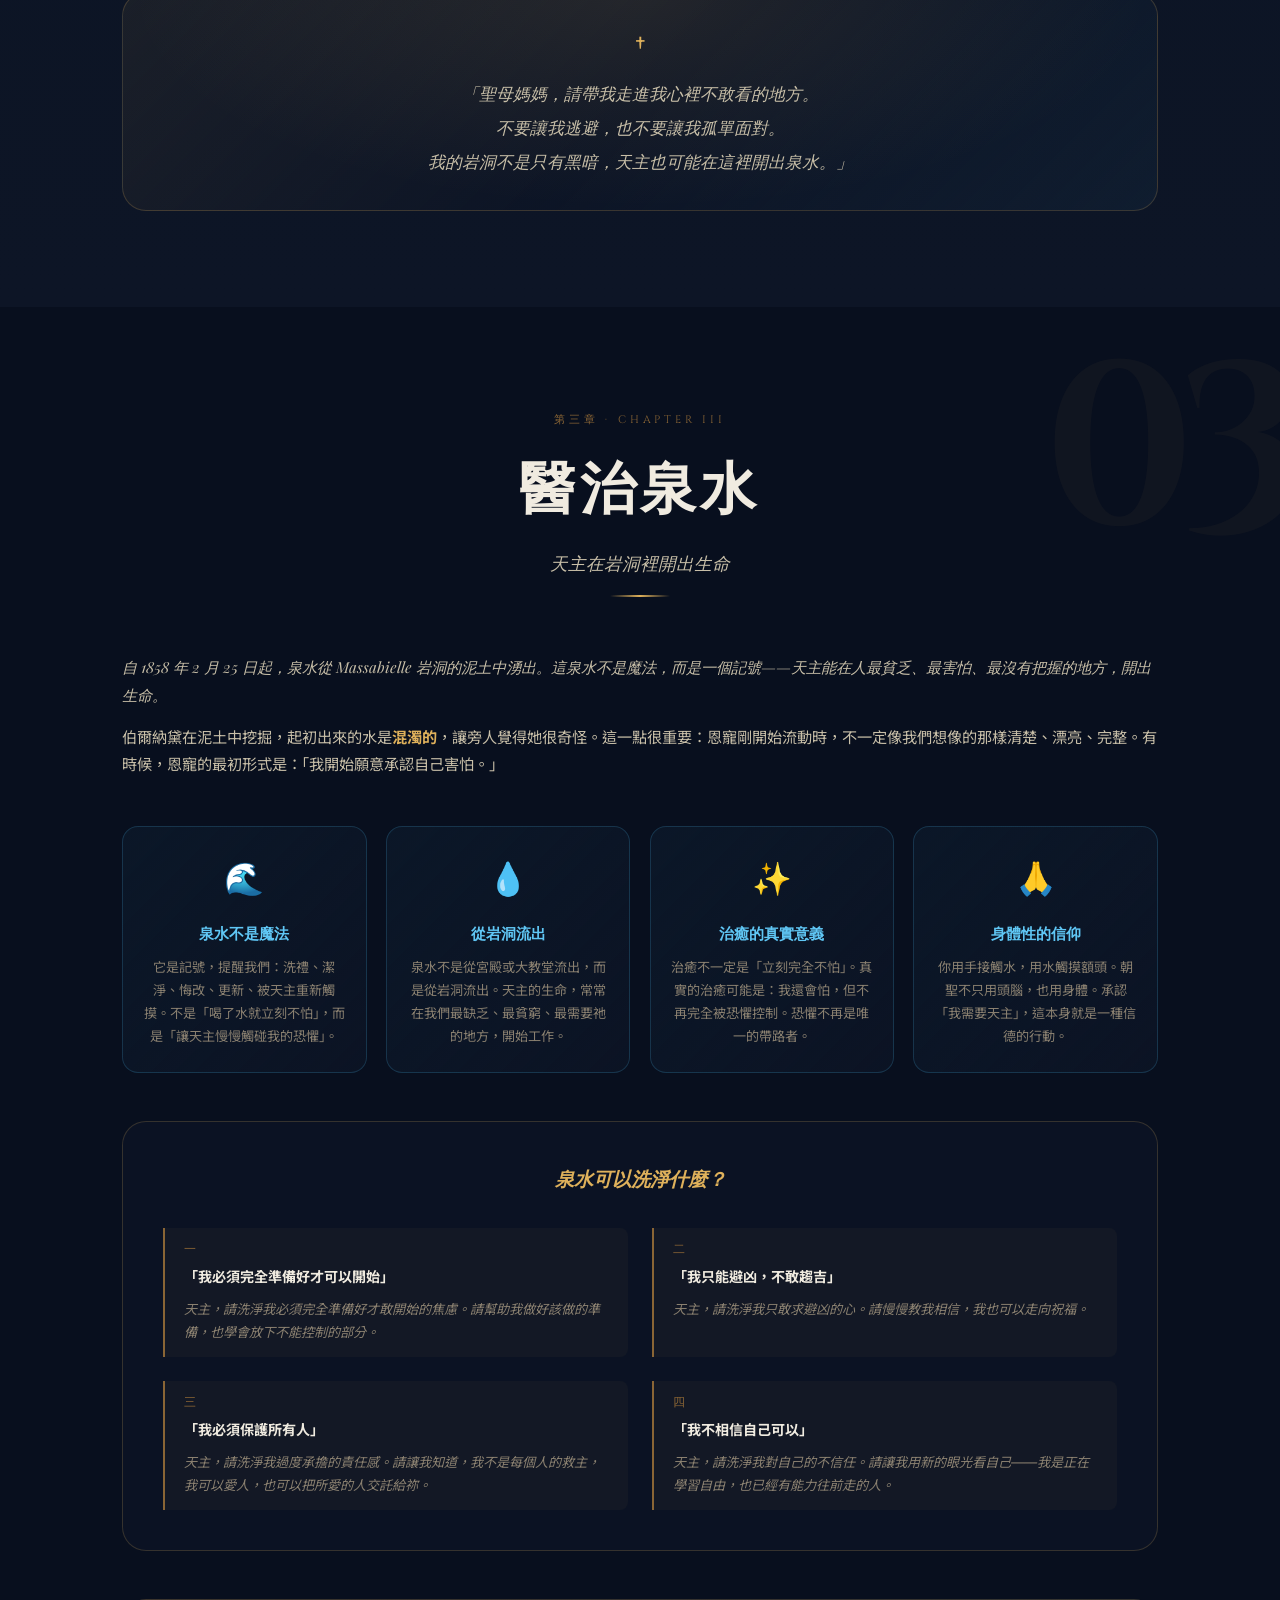
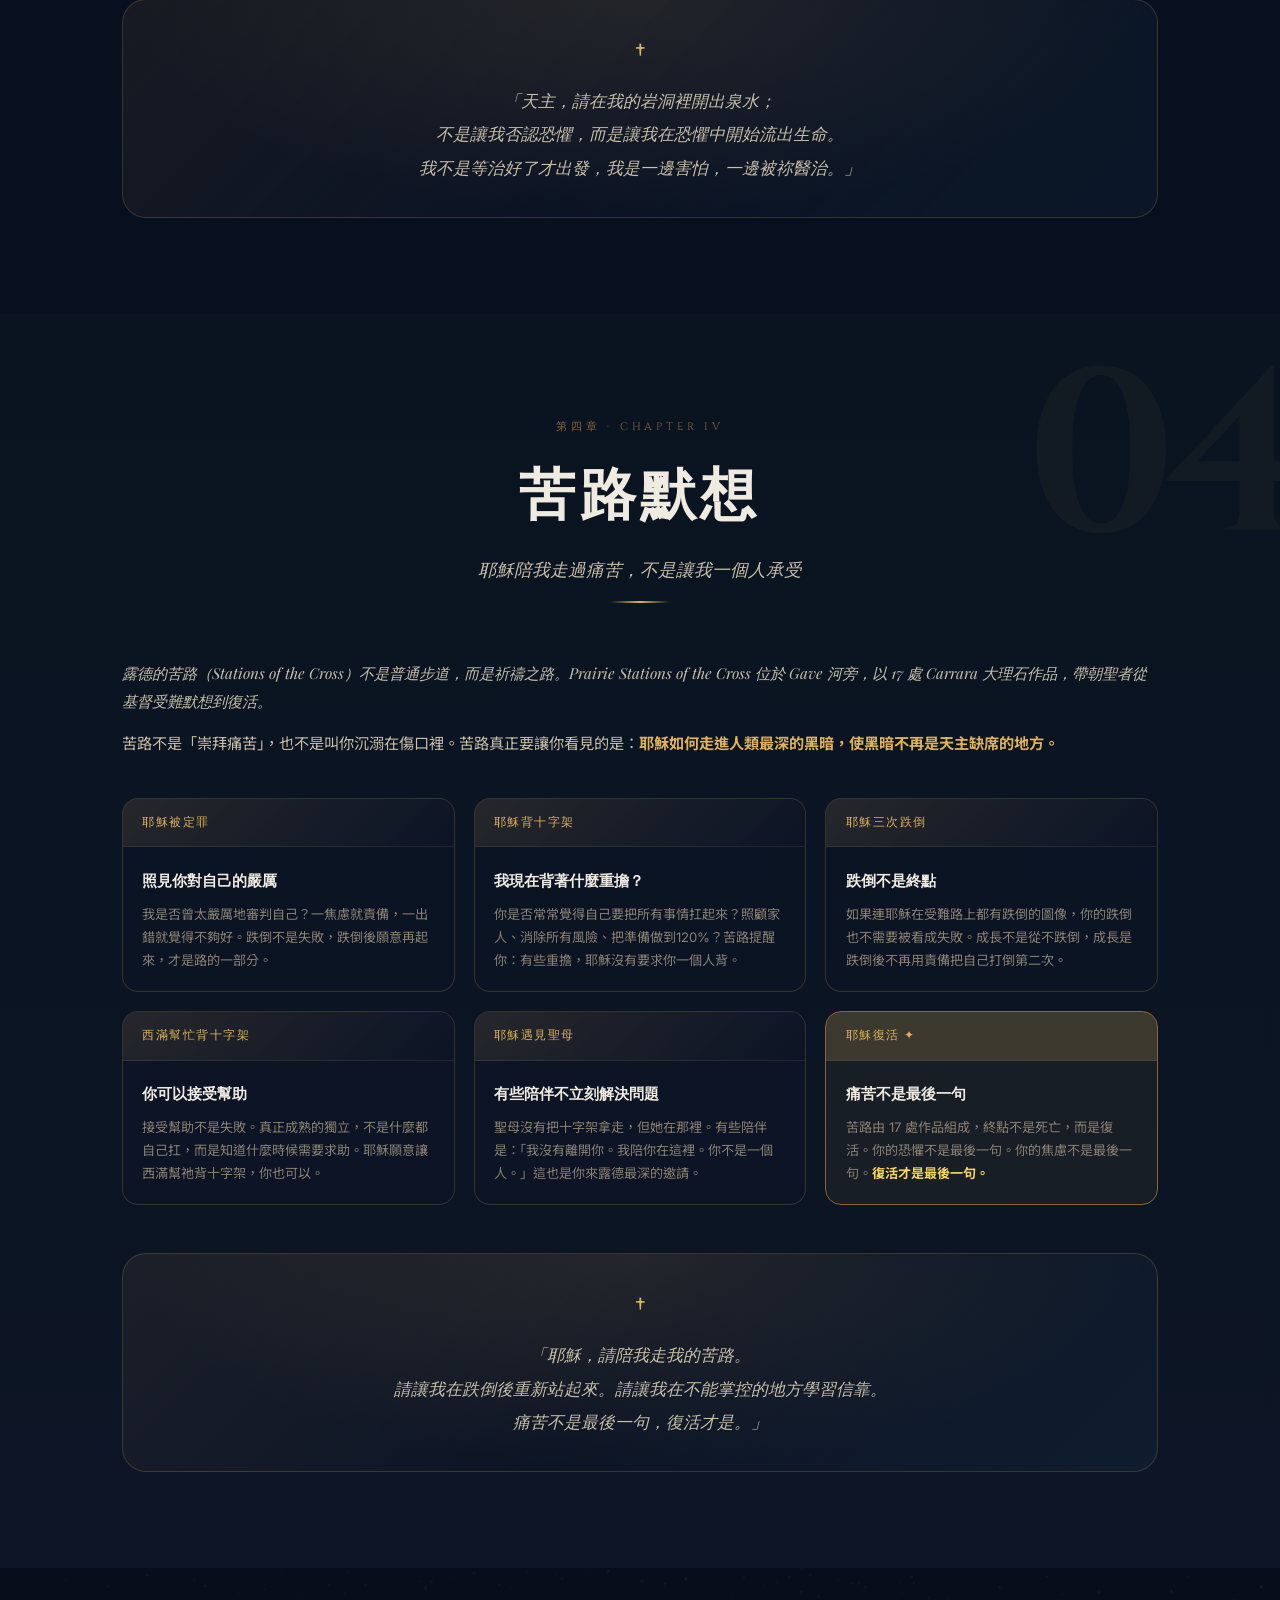
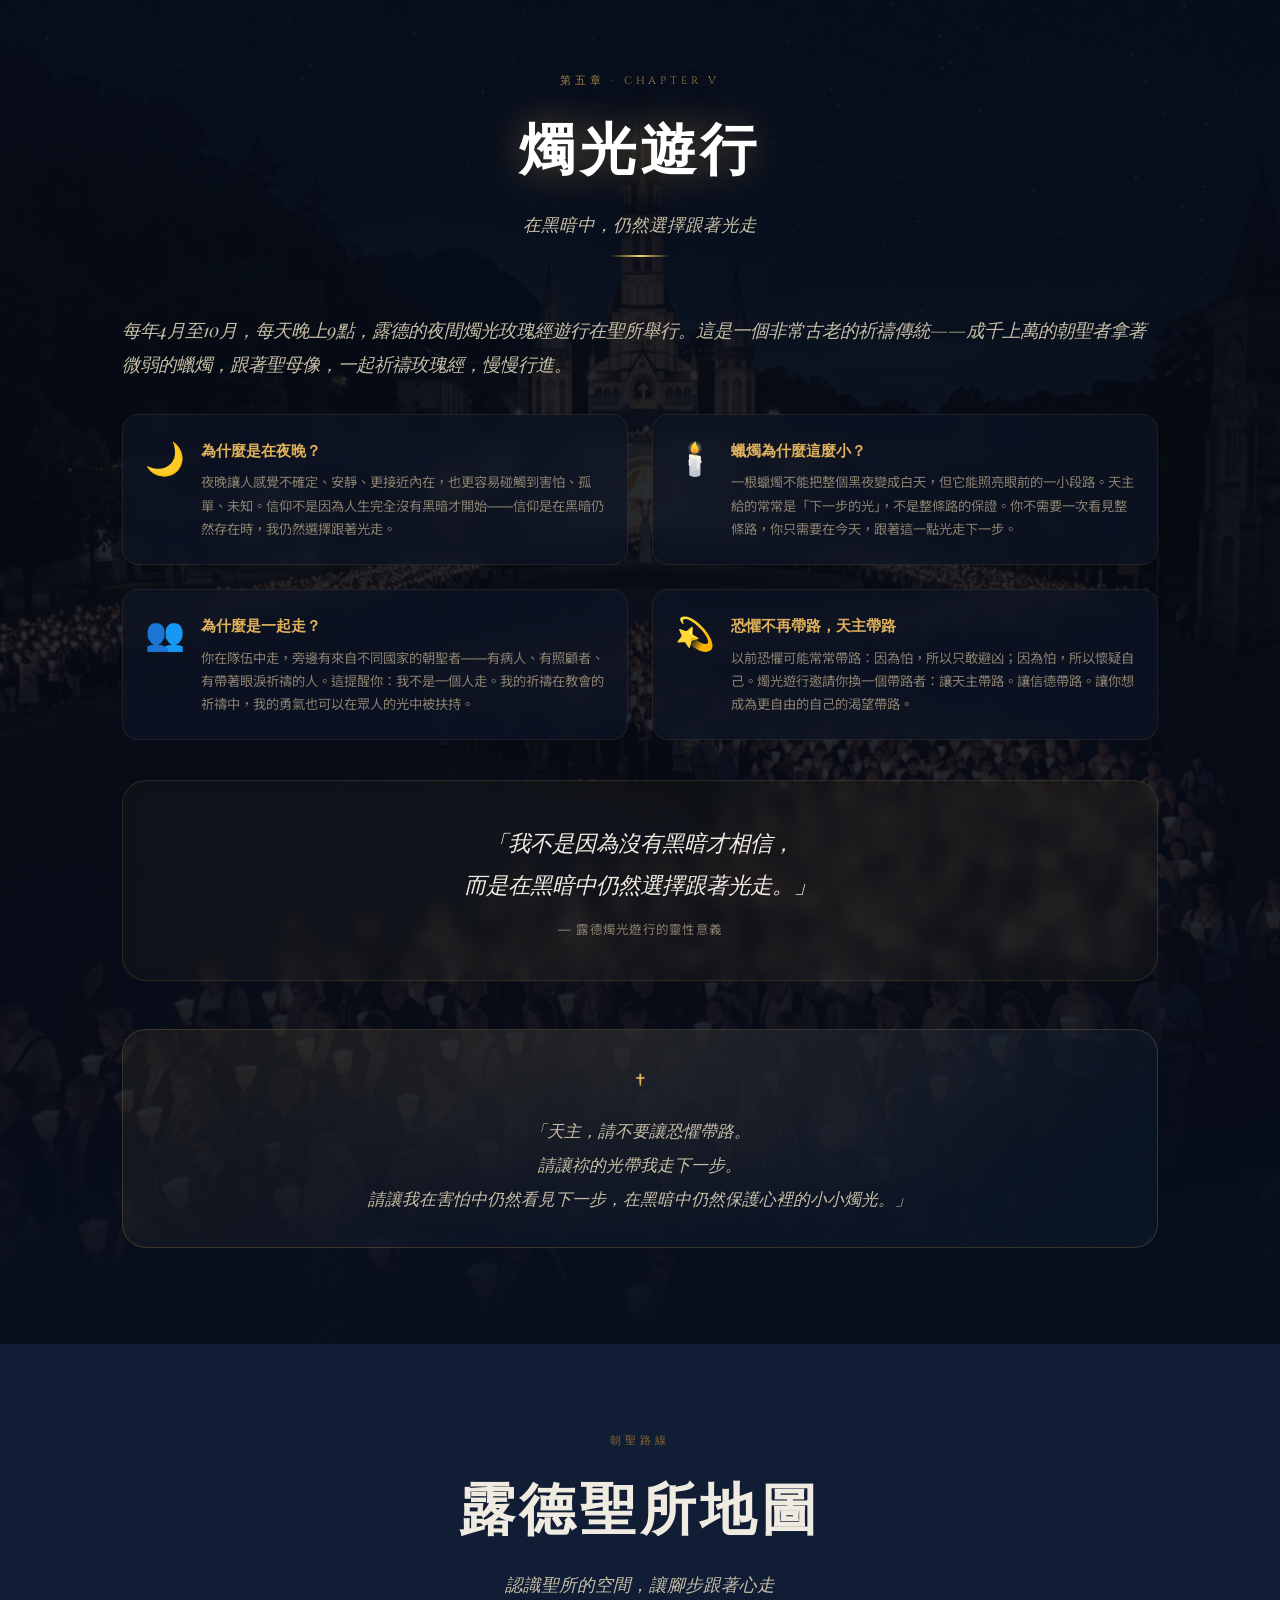
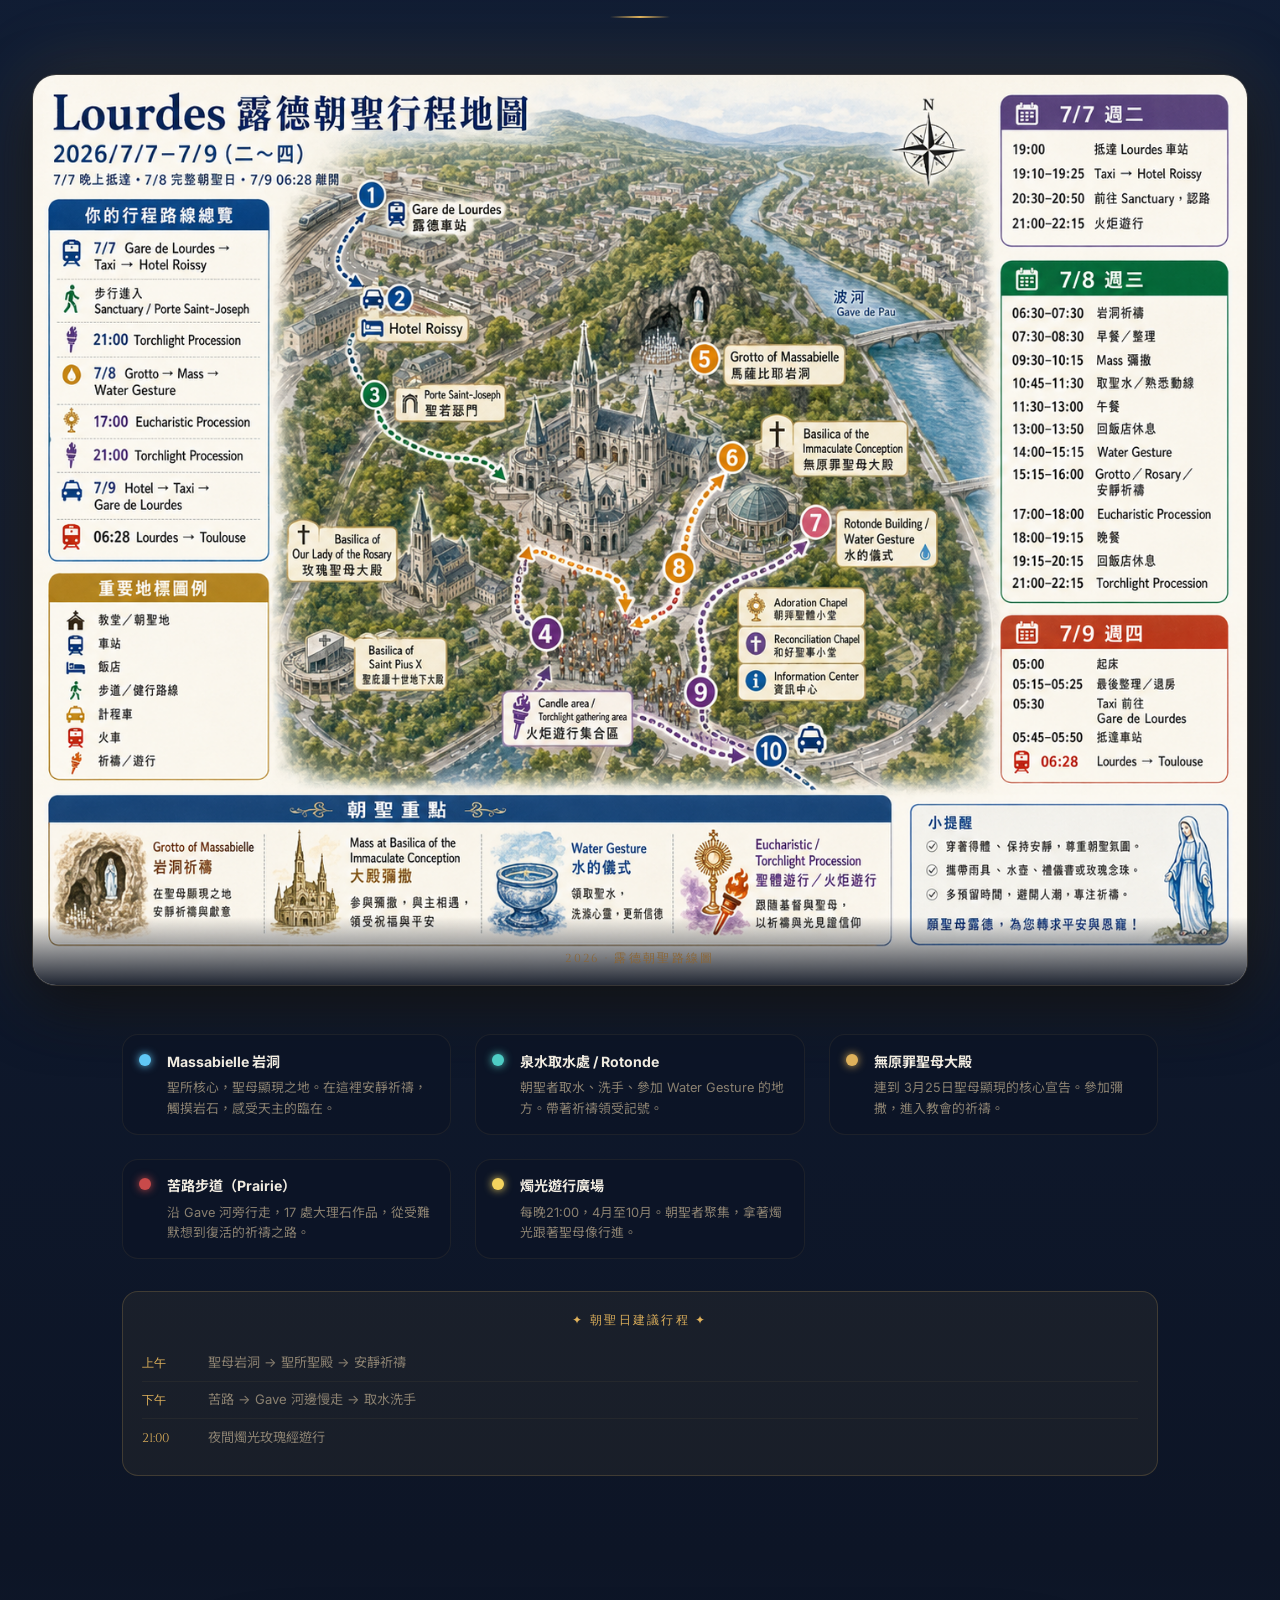
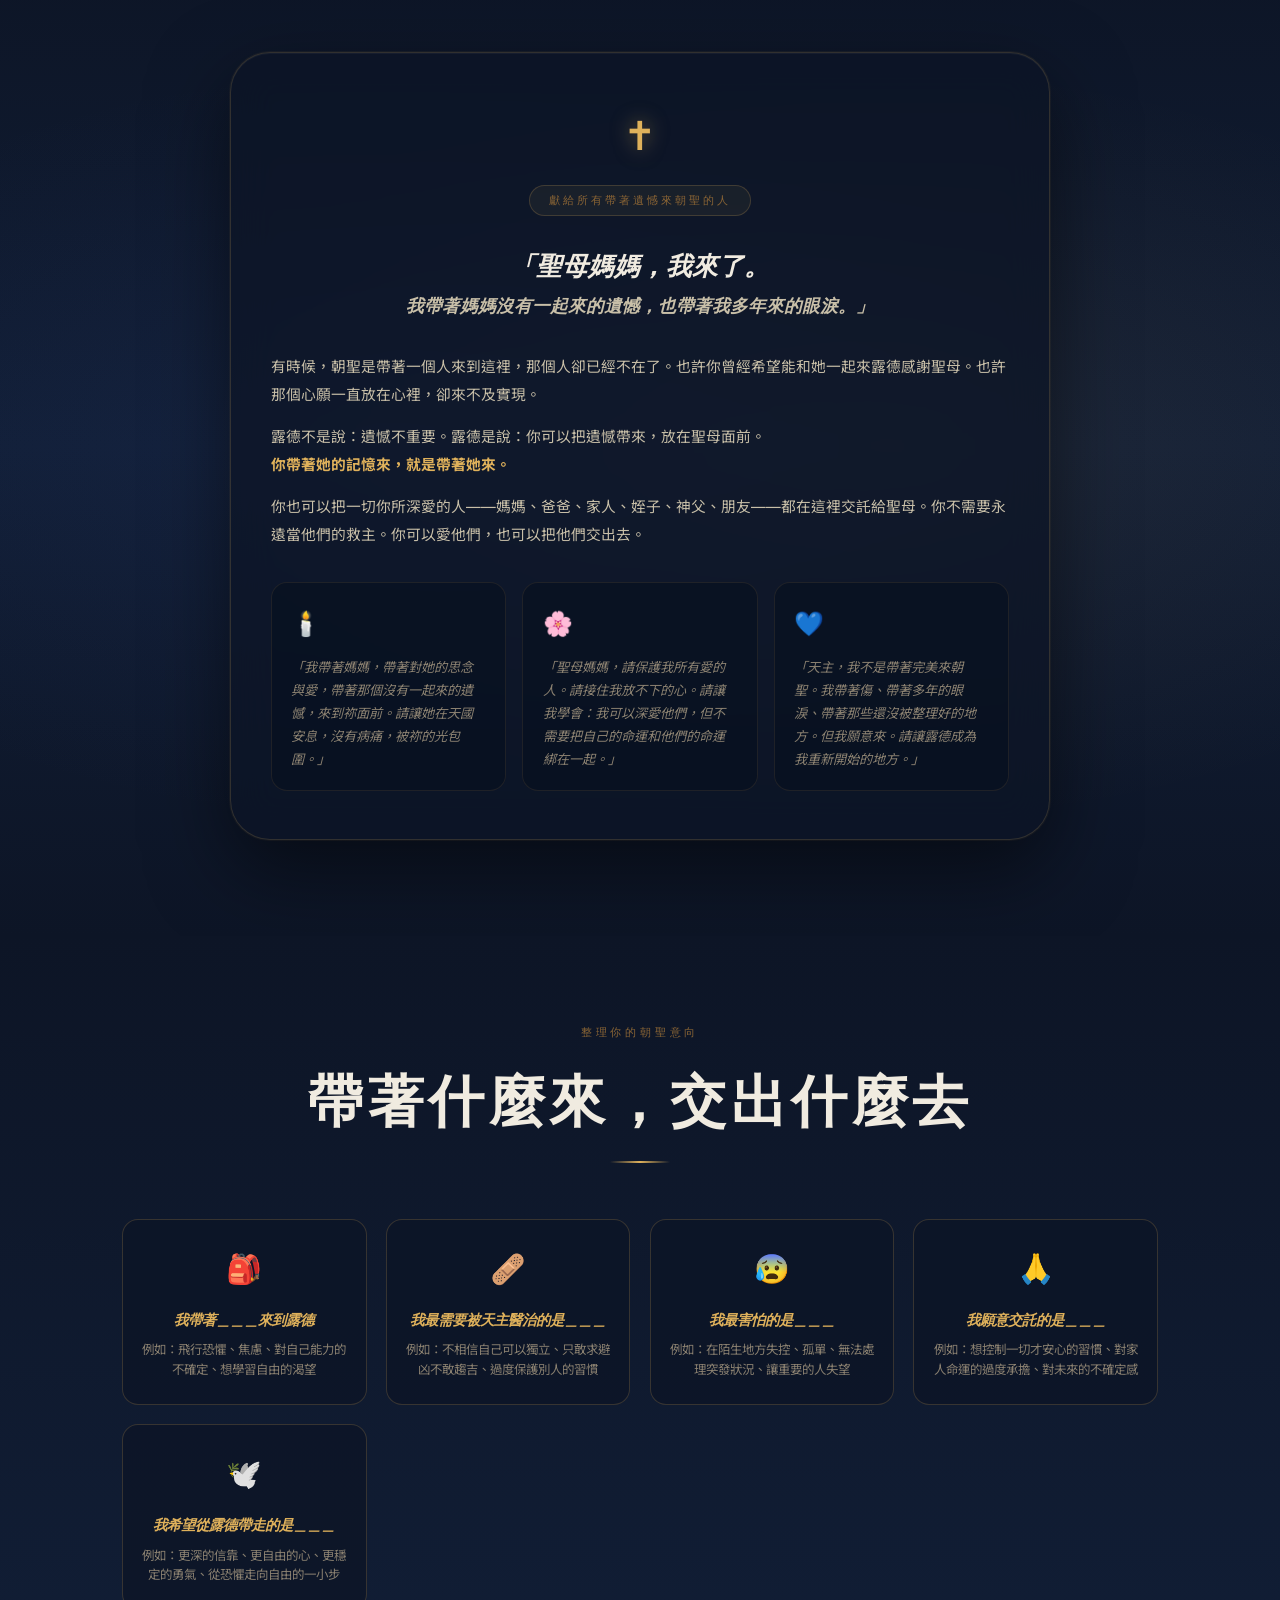
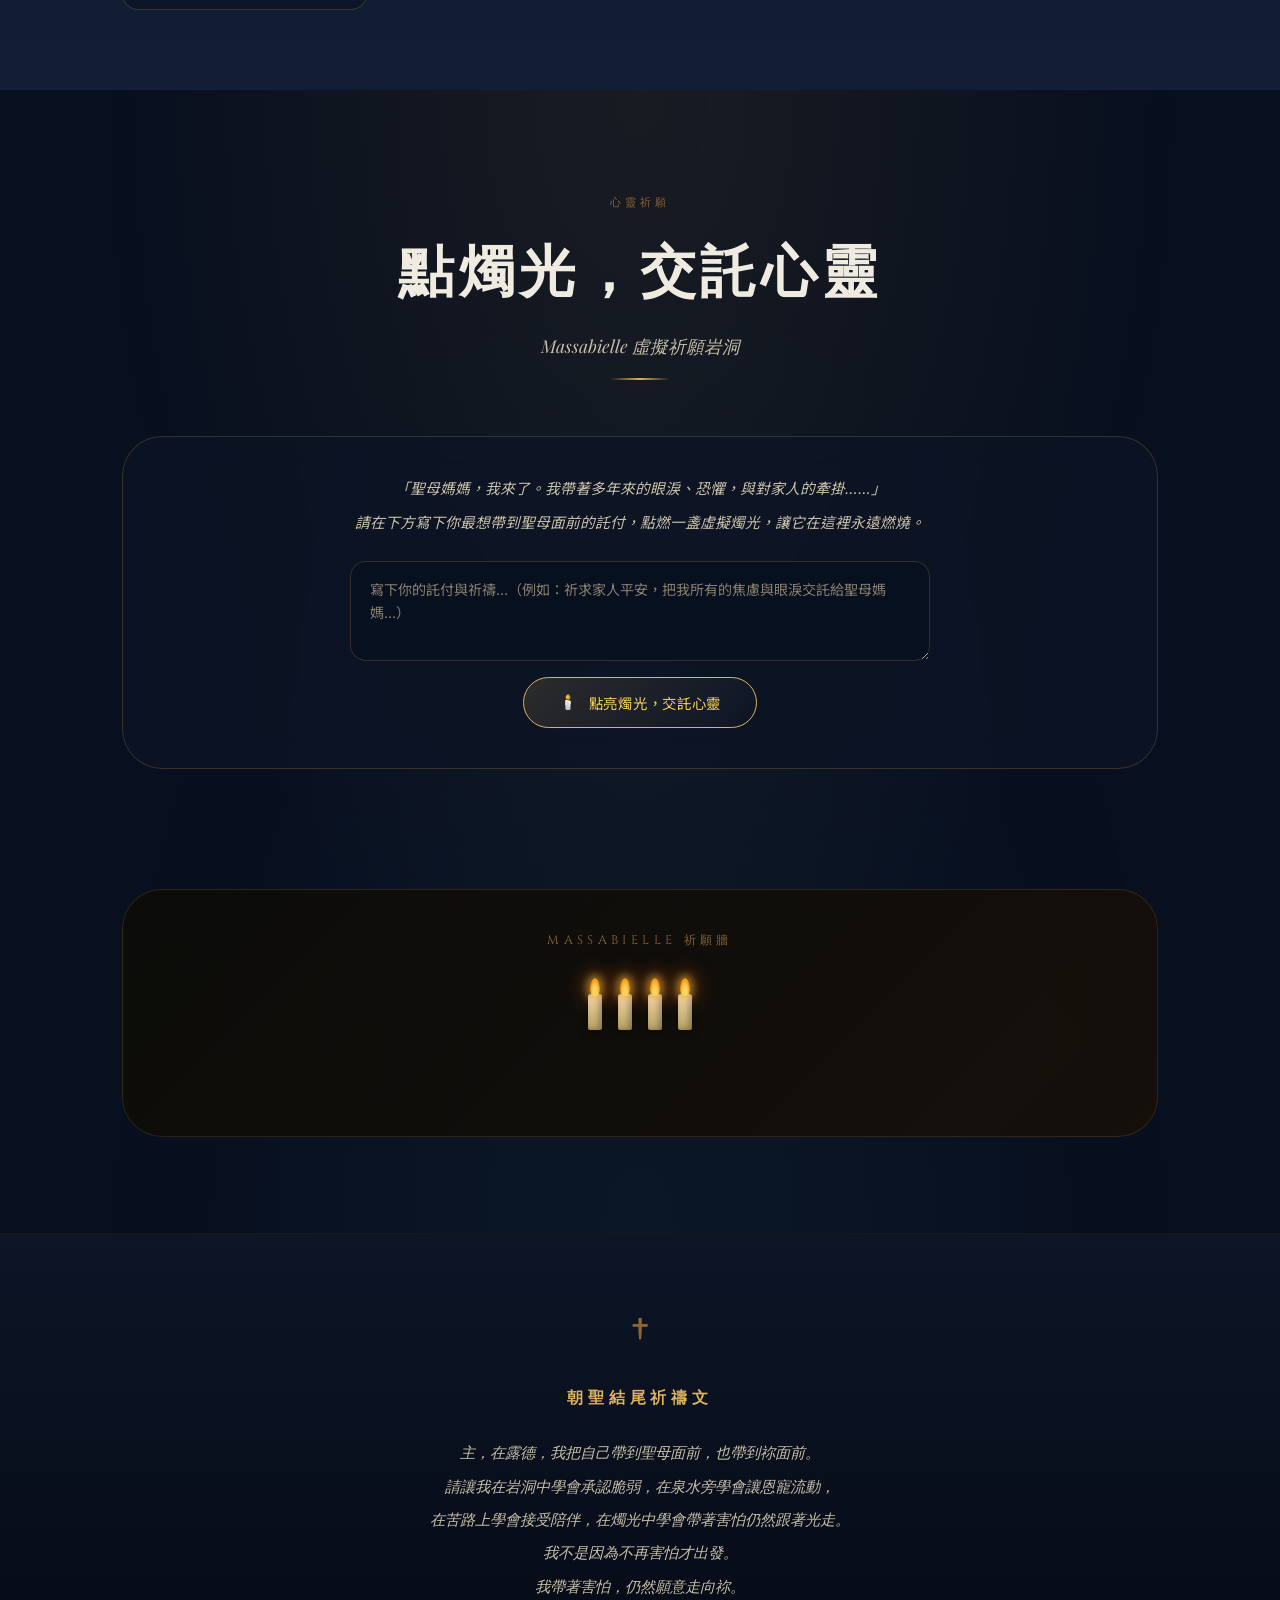
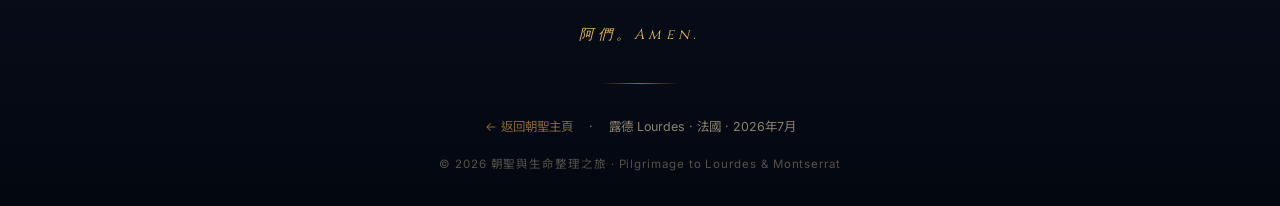
<file: lourdes.html>
<!DOCTYPE html>
<html lang="zh-Hant">
<head>
    <meta charset="UTF-8">
    <meta name="viewport" content="width=device-width, initial-scale=1.0">
    <title>露德 Lourdes — 在脆弱中被聖母擁抱 | 2026 朝聖之旅</title>
    <meta name="description" content="露德，Massabielle 岩洞，聖女伯爾納德，醫治泉水，苦路默想，燭光遊行。帶著脆弱走向聖母，在黑暗中跟著光走。">
    <link rel="preconnect" href="https://fonts.googleapis.com">
    <link rel="preconnect" href="https://fonts.gstatic.com" crossorigin>
    <link href="https://fonts.googleapis.com/css2?family=Cinzel:wght@400;600;700&family=Playfair+Display:ital,wght@0,400..900;1,400..900&family=Inter:wght@300;400;500;600&family=Noto+Sans+TC:wght@300;400;500;700&display=swap" rel="stylesheet">
    <link rel="stylesheet" href="lourdes.css">
</head>
<body>

    <!-- 全頁背景粒子畫布 -->
    <canvas id="particle-canvas"></canvas>

    <!-- 音效面板 -->
    <div class="audio-panel" id="audio-panel">
        <button class="bell-btn" id="bell-btn" title="敲響心靈之鐘">
            <svg viewBox="0 0 24 24" class="icon">
                <path d="M12 2C10.34 2 9 3.34 9 5v1.09C6.16 6.82 4 9.47 4 12.5v4.5L2 19v1h20v-1l-2-2v-4.5c0-3.03-2.16-5.68-5-6.41V5c0-1.66-1.34-3-3-3zm0 20c1.1 0 2-.9 2-2h-4c0 1.1.9 2 2 2z"/>
            </svg>
        </button>
        <button class="ambient-btn" id="ambient-btn">
            <span class="pulse-ring"></span>
            <span class="btn-text">靜心聆聽</span>
        </button>
    </div>

    <!-- 導航列 -->
    <header class="navbar" id="navbar">
        <div class="nav-logo">
            <a href="index.html" class="back-link" title="返回主頁">← 朝聖地圖</a>
            <div class="logo-center">
                <span class="logo-en">Lourdes</span>
                <span class="logo-zh">露德朝聖地</span>
            </div>
        </div>
        <nav class="nav-links">
            <a href="#hero">聖所</a>
            <a href="#bernadette">伯爾納德</a>
            <a href="#grotto">岩洞顯現</a>
            <a href="#spring">醫治泉水</a>
            <a href="#stations">苦路默想</a>
            <a href="#procession">燭光遊行</a>
            <a href="#shrine">祈願點燈</a>
        </nav>
    </header>

    <main>

        <!-- ─── Hero Section ─── -->
        <section id="hero" class="hero-section">
            <div class="hero-bg">
                <img src="assets/lourdes_grotto.png" alt="露德 Massabielle 岩洞" class="hero-bg-img">
                <div class="hero-veil"></div>
            </div>
            <div class="hero-content">
                <div class="hero-badge">2026 · Lourdes · France</div>
                <h1 class="hero-title">
                    露 德
                    <span class="hero-title-en">Lourdes</span>
                </h1>
                <div class="hero-divider">
                    <span>✦</span>
                    <span class="divider-line"></span>
                    <span>†</span>
                    <span class="divider-line"></span>
                    <span>✦</span>
                </div>
                <p class="hero-subtitle">在脆弱中被聖母擁抱</p>
                <p class="hero-tagline">
                    「我不是因為完全沒有恐懼才來這裡。<br>
                    我是帶著害怕，仍然願意走向天主的面前。」
                </p>
                <div class="hero-scroll-hint">
                    <span>↓</span>
                    <span>向下探索朝聖之路</span>
                </div>
            </div>
            <div class="hero-location-tag">
                <span>📍</span>
                <span>法國南部 · Gave 河畔 · 庇里牛斯山腳</span>
            </div>
        </section>

        <!-- ─── 引言板塊 ─── -->
        <section class="intro-section">
            <div class="container">
                <div class="intro-grid">
                    <div class="intro-text">
                        <div class="section-badge">關於露德</div>
                        <h2 class="section-heading">朝聖，不是旅行打卡</h2>
                        <p>
                            露德，這個法國南部庇里牛斯山腳下的小城，自 1858 年起成為全球天主教最重要的朝聖地之一。每年有超過六百萬朝聖者從世界各地來到這裡。他們帶來的不是行李箱裡的紀念品，而是各自的脆弱、疾病、失去、渴望與未被說出口的眼淚。
                        </p>
                        <p>
                            露德不是展示完美信仰的舞台。這裡是人帶著真實生命，走到天主面前的地方。岩洞不等於負面情緒，而是天主願意進入並顯現的內在深處——那些尚未被光照、尚未被安慰的隱藏之地。
                        </p>
                        <blockquote class="intro-quote">
                            「天主不是等你完美了才來。<br>
                            不是等你完全有信心、完全不焦慮、完全準備好，才與你相遇。<br>
                            露德的訊息是：<strong>你害怕，也可以來。</strong>」
                        </blockquote>
                    </div>
                    <div class="intro-stats">
                        <div class="stat-card">
                            <div class="stat-num">1858</div>
                            <div class="stat-label">聖母顯現年份</div>
                        </div>
                        <div class="stat-card">
                            <div class="stat-num">18</div>
                            <div class="stat-label">次顯現</div>
                        </div>
                        <div class="stat-card">
                            <div class="stat-num">600萬+</div>
                            <div class="stat-label">年朝聖人次</div>
                        </div>
                        <div class="stat-card">
                            <div class="stat-num">170+</div>
                            <div class="stat-label">年朝聖歷史</div>
                        </div>
                    </div>
                </div>
            </div>
        </section>

        <!-- ─── 聖女伯爾納德 ─── -->
        <section id="bernadette" class="chapter-section">
            <div class="chapter-number-bg">01</div>
            <div class="container">
                <div class="chapter-header">
                    <div class="chapter-tag">第一章 · Chapter I</div>
                    <h2 class="chapter-title">聖女伯爾納德</h2>
                    <p class="chapter-subtitle">天主為什麼選擇弱小的人？</p>
                    <div class="chapter-rule"></div>
                </div>

                <div class="story-layout">
                    <div class="story-image-col">
                        <div class="story-img-frame">
                            <img src="assets/saint_bernadette.png" alt="聖女伯爾納黛 Bernadette Soubirous" class="story-img">
                            <div class="img-caption">
                                <span class="caption-cross">✦</span>
                                聖伯爾納黛 · Bernadette Soubirous · 1844–1879
                            </div>
                        </div>
                    </div>
                    <div class="story-text-col">
                        <p class="story-lead">
                            1844年，伯爾納黛生於法國露德的貧窮家庭。她身體虛弱，有氣喘，讀書不多，甚至一度和家人住進舊監牢改建的破敗小房間 Le Cachot。
                        </p>
                        <p>
                            天主沒有挑選主教、神學家或社會上有影響力的人，而是挑選了這個被人輕看的小女孩。她的力量不在於學識或口才，而在於一樣最簡單、最難得的特質：<strong>忠實地說出自己所看見的，不誇大、不迎合、不改口。</strong>
                        </p>
                        <p>
                            1858年2月11日，14歲的伯爾納黛去 Massabielle 岩洞附近撿柴，聽到風聲，抬頭見到岩洞上方有位美麗的女子。她沒有立刻說「我看見聖母」，只稱她為「那位小姐」，之後她接連在這裡見到聖母共 18 次，直到 1858 年 7 月 16 日最後一次顯現。
                        </p>

                        <div class="insight-box">
                            <div class="insight-icon">✝</div>
                            <div>
                                <h4>給你的靈修問題</h4>
                                <p>我是否相信：即使我有恐懼、焦慮、不確定，天主仍然可以在我身上工作？就像祂在脆弱的伯爾納黛身上工作一樣。</p>
                            </div>
                        </div>

                        <div class="comparison-table">
                            <div class="comp-row header-row">
                                <span>伯爾納黛的處境</span>
                                <span>靈修意義</span>
                            </div>
                            <div class="comp-row">
                                <span>貧窮</span>
                                <span>天主不以社會地位揀選</span>
                            </div>
                            <div class="comp-row">
                                <span>身體虛弱</span>
                                <span>脆弱不等於無用</span>
                            </div>
                            <div class="comp-row">
                                <span>被質疑</span>
                                <span>真實的召叫常需承受孤單</span>
                            </div>
                            <div class="comp-row">
                                <span>年紀小</span>
                                <span>天主常透過單純的心說話</span>
                            </div>
                            <div class="comp-row">
                                <span>不善辯</span>
                                <span>信德靠忠誠，不靠口才</span>
                            </div>
                        </div>
                    </div>
                </div>

                <div class="prayer-banner bernadette-prayer">
                    <span class="prayerbanner-cross">†</span>
                    <p>「天主，請讓我不要因為自己的脆弱而否定自己。<br>
                    如果祢能選擇伯爾納黛，祢也能在我的不安中陪我前行。」</p>
                </div>
            </div>
        </section>

        <!-- ─── 岩洞顯現 ─── -->
        <section id="grotto" class="chapter-section alt-chapter">
            <div class="chapter-number-bg">02</div>
            <div class="container">
                <div class="chapter-header">
                    <div class="chapter-tag">第二章 · Chapter II</div>
                    <h2 class="chapter-title">Massabielle 岩洞</h2>
                    <p class="chapter-subtitle">邊緣之地的恩寵</p>
                    <div class="chapter-rule"></div>
                </div>

                <div class="story-layout reverse-layout">
                    <div class="story-image-col">
                        <div class="story-img-frame">
                            <img src="assets/lourdes_grotto.png" alt="露德 Massabielle 聖母岩洞" class="story-img">
                            <div class="img-caption">
                                <span class="caption-cross">✦</span>
                                Massabielle 岩洞 · 露德聖母顯現之地
                            </div>
                        </div>
                    </div>
                    <div class="story-text-col">
                        <p class="story-lead">
                            露德的顯現沒有發生在金碧輝煌的聖殿，而是發生在 Gave 河邊的 Massabielle 岩洞——一個貧窮孩子撿柴、謀生掙扎的邊緣之地。
                        </p>

                        <p>
                            這個地點蘊含深刻的神學意義：<strong>天主不只在莊嚴、乾淨、體面的地方臨在。祂也在人的貧窮、日常掙扎、被人忽略的地方臨在。</strong>
                        </p>

                        <h4 class="sub-heading">岩洞的五層意義</h4>
                        <div class="meaning-list">
                            <div class="meaning-item">
                                <div class="meaning-icon">🕯️</div>
                                <div>
                                    <strong>隱藏之地</strong>
                                    <p>岩洞是那些平常不敢說出口的地方：害怕、焦慮、脆弱、對失控的恐懼。天主邀請說：「這裡也是我，我願意讓祢進來。」</p>
                                </div>
                            </div>
                            <div class="meaning-item">
                                <div class="meaning-icon">💧</div>
                                <div>
                                    <strong>貧窮之地</strong>
                                    <p>不只是金錢的貧窮，也是心理的貧窮：我沒有那麼勇敢、那麼穩定、那麼相信自己。但天主不是等你「富足」了才來。</p>
                                </div>
                            </div>
                            <div class="meaning-item">
                                <div class="meaning-icon">✨</div>
                                <div>
                                    <strong>被忽視之地</strong>
                                    <p>天主偏偏從被忽略的地方開始。你那些你視為「麻煩」的脆弱之處，也許正是天主即將工作的地方。</p>
                                </div>
                            </div>
                            <div class="meaning-item">
                                <div class="meaning-icon">🌊</div>
                                <div>
                                    <strong>進入內在之地</strong>
                                    <p>大教堂讓人往上看，岩洞讓人往裡走。露德的岩洞是你內在旅程的入口：從恐懼 → 準備 → 信靠 → 行動 → 自由 → 感謝。</p>
                                </div>
                            </div>
                            <div class="meaning-item">
                                <div class="meaning-icon">🌸</div>
                                <div>
                                    <strong>恩寵湧出之地</strong>
                                    <p>岩洞裡有水。天主不是只讓你看見黑暗，而是在黑暗處開出泉水。你最貧乏的地方，也可能是恩寵開始流出的地方。</p>
                                </div>
                            </div>
                        </div>

                        <div class="insight-box">
                            <div class="insight-icon">✝</div>
                            <div>
                                <h4>今日默想</h4>
                                <p>「我心中的岩洞是什麼？是恐懼？孤單？不信任自己？還是害怕失控？這些情緒背後有什麼渴望？天主想在這些地方開出什麼泉水？」</p>
                            </div>
                        </div>
                    </div>
                </div>

                <!-- 18次顯現時間軸 -->
                <div class="apparitions-section">
                    <h3 class="apparitions-title">18 次聖母顯現 · 1858 年 2 月 11 日 — 7 月 16 日</h3>
                    <div class="timeline">
                        <div class="timeline-item">
                            <div class="timeline-date">2月11日</div>
                            <div class="timeline-content">
                                <strong>第一次顯現</strong>
                                <p>伯爾納黛在岩洞見到美麗女子。召叫安靜而神秘地開始。</p>
                            </div>
                        </div>
                        <div class="timeline-item">
                            <div class="timeline-date">2月14日</div>
                            <div class="timeline-content">
                                <strong>伯爾納黛帶聖水分辨</strong>
                                <p>她灑聖水，那位女子只是微笑。信仰需要分辨，不是盲目接受。</p>
                            </div>
                        </div>
                        <div class="timeline-item">
                            <div class="timeline-date">2月18日</div>
                            <div class="timeline-content">
                                <strong>聖母邀請她連續15天前來</strong>
                                <p>聖母說：「我不承諾讓你在今世幸福，而是在另一個世界。」</p>
                            </div>
                        </div>
                        <div class="timeline-item">
                            <div class="timeline-date">2月24日</div>
                            <div class="timeline-content">
                                <strong>悔改與為罪人祈禱</strong>
                                <p>「悔改，悔改，悔改！為罪人向天主祈禱。」露德核心不是神蹟，而是悔改。</p>
                            </div>
                        </div>
                        <div class="timeline-item highlight-item">
                            <div class="timeline-date">2月25日</div>
                            <div class="timeline-content">
                                <strong>泉水從岩洞湧出</strong>
                                <p>聖母指示她去挖掘，起初是混濁的泥水，後來泉水慢慢湧出。恩寵從陰暗處流出。</p>
                            </div>
                        </div>
                        <div class="timeline-item">
                            <div class="timeline-date">3月2日</div>
                            <div class="timeline-content">
                                <strong>請在這裡建一座小堂</strong>
                                <p>「讓人們列隊前來祈禱，並在這裡建一座小堂。」今日的燭光遊行由此而來。</p>
                            </div>
                        </div>
                        <div class="timeline-item highlight-item">
                            <div class="timeline-date">3月25日</div>
                            <div class="timeline-content">
                                <strong>聖母說出自己的名字</strong>
                                <p>「我是無原罪始胎（I am the Immaculate Conception）。」此為整個露德顯現的核心宣告。</p>
                            </div>
                        </div>
                        <div class="timeline-item">
                            <div class="timeline-date">7月16日</div>
                            <div class="timeline-content">
                                <strong>最後一次顯現</strong>
                                <p>岩洞已被封鎖，伯爾納黛從河的另一邊仍看見聖母。距離不能阻斷恩寵。</p>
                            </div>
                        </div>
                    </div>
                </div>

                <div class="prayer-banner grotto-prayer">
                    <span class="prayerbanner-cross">†</span>
                    <p>「聖母媽媽，請帶我走進我心裡不敢看的地方。<br>
                    不要讓我逃避，也不要讓我孤單面對。<br>
                    我的岩洞不是只有黑暗，天主也可能在這裡開出泉水。」</p>
                </div>
            </div>
        </section>

        <!-- ─── 醫治泉水 ─── -->
        <section id="spring" class="chapter-section">
            <div class="chapter-number-bg">03</div>
            <div class="container">
                <div class="chapter-header">
                    <div class="chapter-tag">第三章 · Chapter III</div>
                    <h2 class="chapter-title">醫治泉水</h2>
                    <p class="chapter-subtitle">天主在岩洞裡開出生命</p>
                    <div class="chapter-rule"></div>
                </div>

                <div class="spring-layout">
                    <div class="spring-main-text">
                        <p class="story-lead">
                            自 1858 年 2 月 25 日起，泉水從 Massabielle 岩洞的泥土中湧出。這泉水不是魔法，而是一個記號——天主能在人最貧乏、最害怕、最沒有把握的地方，開出生命。
                        </p>
                        <p>
                            伯爾納黛在泥土中挖掘，起初出來的水是<strong>混濁的</strong>，讓旁人覺得她很奇怪。這一點很重要：恩寵剛開始流動時，不一定像我們想像的那樣清楚、漂亮、完整。有時候，恩寵的最初形式是：「我開始願意承認自己害怕。」
                        </p>
                    </div>

                    <div class="water-cards">
                        <div class="water-card">
                            <div class="water-icon">🌊</div>
                            <h4>泉水不是魔法</h4>
                            <p>它是記號，提醒我們：洗禮、潔淨、悔改、更新、被天主重新觸摸。不是「喝了水就立刻不怕」，而是「讓天主慢慢觸碰我的恐懼」。</p>
                        </div>
                        <div class="water-card">
                            <div class="water-icon">💧</div>
                            <h4>從岩洞流出</h4>
                            <p>泉水不是從宮殿或大教堂流出，而是從岩洞流出。天主的生命，常常在我們最缺乏、最貧窮、最需要祂的地方，開始工作。</p>
                        </div>
                        <div class="water-card">
                            <div class="water-icon">✨</div>
                            <h4>治癒的真實意義</h4>
                            <p>治癒不一定是「立刻完全不怕」。真實的治癒可能是：我還會怕，但不再完全被恐懼控制。恐懼不再是唯一的帶路者。</p>
                        </div>
                        <div class="water-card">
                            <div class="water-icon">🙏</div>
                            <h4>身體性的信仰</h4>
                            <p>你用手接觸水，用水觸摸額頭。朝聖不只用頭腦，也用身體。承認「我需要天主」，這本身就是一種信德的行動。</p>
                        </div>
                    </div>

                    <div class="washing-intentions">
                        <h3>泉水可以洗淨什麼？</h3>
                        <div class="intentions-grid">
                            <div class="intention-item">
                                <div class="intention-num">一</div>
                                <h4>「我必須完全準備好才可以開始」</h4>
                                <p class="intention-prayer">天主，請洗淨我必須完全準備好才敢開始的焦慮。請幫助我做好該做的準備，也學會放下不能控制的部分。</p>
                            </div>
                            <div class="intention-item">
                                <div class="intention-num">二</div>
                                <h4>「我只能避凶，不敢趨吉」</h4>
                                <p class="intention-prayer">天主，請洗淨我只敢求避凶的心。請慢慢教我相信，我也可以走向祝福。</p>
                            </div>
                            <div class="intention-item">
                                <div class="intention-num">三</div>
                                <h4>「我必須保護所有人」</h4>
                                <p class="intention-prayer">天主，請洗淨我過度承擔的責任感。請讓我知道，我不是每個人的救主，我可以愛人，也可以把所愛的人交託給祢。</p>
                            </div>
                            <div class="intention-item">
                                <div class="intention-num">四</div>
                                <h4>「我不相信自己可以」</h4>
                                <p class="intention-prayer">天主，請洗淨我對自己的不信任。請讓我用新的眼光看自己——我是正在學習自由，也已經有能力往前走的人。</p>
                            </div>
                        </div>
                    </div>
                </div>

                <div class="prayer-banner spring-prayer">
                    <span class="prayerbanner-cross">†</span>
                    <p>「天主，請在我的岩洞裡開出泉水；<br>
                    不是讓我否認恐懼，而是讓我在恐懼中開始流出生命。<br>
                    我不是等治好了才出發，我是一邊害怕，一邊被祢醫治。」</p>
                </div>
            </div>
        </section>

        <!-- ─── 苦路默想 ─── -->
        <section id="stations" class="chapter-section alt-chapter">
            <div class="chapter-number-bg">04</div>
            <div class="container">
                <div class="chapter-header">
                    <div class="chapter-tag">第四章 · Chapter IV</div>
                    <h2 class="chapter-title">苦路默想</h2>
                    <p class="chapter-subtitle">耶穌陪我走過痛苦，不是讓我一個人承受</p>
                    <div class="chapter-rule"></div>
                </div>

                <div class="stations-intro">
                    <p class="story-lead">
                        露德的苦路（Stations of the Cross）不是普通步道，而是祈禱之路。Prairie Stations of the Cross 位於 Gave 河旁，以 17 處 Carrara 大理石作品，帶朝聖者從基督受難默想到復活。
                    </p>
                    <p>
                        苦路不是「崇拜痛苦」，也不是叫你沉溺在傷口裡。苦路真正要讓你看見的是：<strong>耶穌如何走進人類最深的黑暗，使黑暗不再是天主缺席的地方。</strong>
                    </p>
                </div>

                <div class="stations-grid">
                    <div class="station-card">
                        <div class="station-num">耶穌被定罪</div>
                        <div class="station-content">
                            <h4>照見你對自己的嚴厲</h4>
                            <p>我是否曾太嚴厲地審判自己？一焦慮就責備，一出錯就覺得不夠好。跌倒不是失敗，跌倒後願意再起來，才是路的一部分。</p>
                        </div>
                    </div>
                    <div class="station-card">
                        <div class="station-num">耶穌背十字架</div>
                        <div class="station-content">
                            <h4>我現在背著什麼重擔？</h4>
                            <p>你是否常常覺得自己要把所有事情扛起來？照顧家人、消除所有風險、把準備做到120%？苦路提醒你：有些重擔，耶穌沒有要求你一個人背。</p>
                        </div>
                    </div>
                    <div class="station-card">
                        <div class="station-num">耶穌三次跌倒</div>
                        <div class="station-content">
                            <h4>跌倒不是終點</h4>
                            <p>如果連耶穌在受難路上都有跌倒的圖像，你的跌倒也不需要被看成失敗。成長不是從不跌倒，成長是跌倒後不再用責備把自己打倒第二次。</p>
                        </div>
                    </div>
                    <div class="station-card">
                        <div class="station-num">西滿幫忙背十字架</div>
                        <div class="station-content">
                            <h4>你可以接受幫助</h4>
                            <p>接受幫助不是失敗。真正成熟的獨立，不是什麼都自己扛，而是知道什麼時候需要求助。耶穌願意讓西滿幫祂背十字架，你也可以。</p>
                        </div>
                    </div>
                    <div class="station-card">
                        <div class="station-num">耶穌遇見聖母</div>
                        <div class="station-content">
                            <h4>有些陪伴不立刻解決問題</h4>
                            <p>聖母沒有把十字架拿走，但她在那裡。有些陪伴是：「我沒有離開你。我陪你在這裡。你不是一個人。」這也是你來露德最深的邀請。</p>
                        </div>
                    </div>
                    <div class="station-card highlight-station">
                        <div class="station-num">耶穌復活 ✦</div>
                        <div class="station-content">
                            <h4>痛苦不是最後一句</h4>
                            <p>苦路由 17 處作品組成，終點不是死亡，而是復活。你的恐懼不是最後一句。你的焦慮不是最後一句。<strong>復活才是最後一句。</strong></p>
                        </div>
                    </div>
                </div>

                <div class="prayer-banner stations-prayer">
                    <span class="prayerbanner-cross">†</span>
                    <p>「耶穌，請陪我走我的苦路。<br>
                    請讓我在跌倒後重新站起來。請讓我在不能掌控的地方學習信靠。<br>
                    痛苦不是最後一句，復活才是。」</p>
                </div>
            </div>
        </section>

        <!-- ─── 燭光遊行 ─── -->
        <section id="procession" class="chapter-section procession-section">
            <div class="chapter-number-bg">05</div>
            <div class="procession-bg">
                <img src="assets/lourdes_candlelight.png" alt="露德燭光遊行" class="procession-bg-img">
                <div class="procession-veil"></div>
            </div>
            <div class="container">
                <div class="chapter-header light-header">
                    <div class="chapter-tag">第五章 · Chapter V</div>
                    <h2 class="chapter-title">燭光遊行</h2>
                    <p class="chapter-subtitle">在黑暗中，仍然選擇跟著光走</p>
                    <div class="chapter-rule"></div>
                </div>

                <div class="procession-content">
                    <div class="procession-intro">
                        <p class="story-lead story-lead-light">
                            每年4月至10月，每天晚上9點，露德的夜間燭光玫瑰經遊行在聖所舉行。這是一個非常古老的祈禱傳統——成千上萬的朝聖者拿著微弱的蠟燭，跟著聖母像，一起祈禱玫瑰經，慢慢行進。
                        </p>
                    </div>

                    <div class="candle-meanings">
                        <div class="candle-meaning-item">
                            <div class="candle-icon-large">🌙</div>
                            <div>
                                <h4>為什麼是在夜晚？</h4>
                                <p>夜晚讓人感覺不確定、安靜、更接近內在，也更容易碰觸到害怕、孤單、未知。信仰不是因為人生完全沒有黑暗才開始——信仰是在黑暗仍然存在時，我仍然選擇跟著光走。</p>
                            </div>
                        </div>
                        <div class="candle-meaning-item">
                            <div class="candle-icon-large">🕯️</div>
                            <div>
                                <h4>蠟燭為什麼這麼小？</h4>
                                <p>一根蠟燭不能把整個黑夜變成白天，但它能照亮眼前的一小段路。天主給的常常是「下一步的光」，不是整條路的保證。你不需要一次看見整條路，你只需要在今天，跟著這一點光走下一步。</p>
                            </div>
                        </div>
                        <div class="candle-meaning-item">
                            <div class="candle-icon-large">👥</div>
                            <div>
                                <h4>為什麼是一起走？</h4>
                                <p>你在隊伍中走，旁邊有來自不同國家的朝聖者——有病人、有照顧者、有帶著眼淚祈禱的人。這提醒你：我不是一個人走。我的祈禱在教會的祈禱中，我的勇氣也可以在眾人的光中被扶持。</p>
                            </div>
                        </div>
                        <div class="candle-meaning-item">
                            <div class="candle-icon-large">💫</div>
                            <div>
                                <h4>恐懼不再帶路，天主帶路</h4>
                                <p>以前恐懼可能常常帶路：因為怕，所以只敢避凶；因為怕，所以懷疑自己。燭光遊行邀請你換一個帶路者：讓天主帶路。讓信德帶路。讓你想成為更自由的自己的渴望帶路。</p>
                            </div>
                        </div>
                    </div>

                    <div class="procession-quote-block">
                        <p class="big-quote">
                            「我不是因為沒有黑暗才相信，<br>
                            而是在黑暗中仍然選擇跟著光走。」
                        </p>
                        <p class="small-citation">— 露德燭光遊行的靈性意義</p>
                    </div>
                </div>

                <div class="prayer-banner procession-prayer">
                    <span class="prayerbanner-cross">†</span>
                    <p>「天主，請不要讓恐懼帶路。<br>
                    請讓祢的光帶我走下一步。<br>
                    請讓我在害怕中仍然看見下一步，在黑暗中仍然保護心裡的小小燭光。」</p>
                </div>
            </div>
        </section>

        <!-- ─── 朝聖地圖 ─── -->
        <section class="map-section">
            <div class="container">
                <div class="chapter-header">
                    <div class="chapter-tag">朝聖路線</div>
                    <h2 class="chapter-title">露德聖所地圖</h2>
                    <p class="chapter-subtitle">認識聖所的空間，讓腳步跟著心走</p>
                    <div class="chapter-rule"></div>
                </div>
            </div>

            <div class="map-full-container">
                <div class="map-img-wrap">
                    <img src="docs/地圖-2026-0707-露德朝聖GPT.png"
                         alt="露德朝聖地圖 2026"
                         class="pilgrimage-map">
                    <div class="map-overlay-label">2026 · 露德朝聖路線圖</div>
                </div>
            </div>

            <div class="container">
                <div class="map-desc">
                    <div class="map-point">
                        <div class="map-point-dot grotto-dot"></div>
                        <div>
                            <strong>Massabielle 岩洞</strong>
                            <p>聖所核心，聖母顯現之地。在這裡安靜祈禱，觸摸岩石，感受天主的臨在。</p>
                        </div>
                    </div>
                    <div class="map-point">
                        <div class="map-point-dot spring-dot"></div>
                        <div>
                            <strong>泉水取水處 / Rotonde</strong>
                            <p>朝聖者取水、洗手、參加 Water Gesture 的地方。帶著祈禱領受記號。</p>
                        </div>
                    </div>
                    <div class="map-point">
                        <div class="map-point-dot basilica-dot"></div>
                        <div>
                            <strong>無原罪聖母大殿</strong>
                            <p>連到 3月25日聖母顯現的核心宣告。參加彌撒，進入教會的祈禱。</p>
                        </div>
                    </div>
                    <div class="map-point">
                        <div class="map-point-dot stations-dot"></div>
                        <div>
                            <strong>苦路步道（Prairie）</strong>
                            <p>沿 Gave 河旁行走，17 處大理石作品，從受難默想到復活的祈禱之路。</p>
                        </div>
                    </div>
                    <div class="map-point">
                        <div class="map-point-dot procession-dot"></div>
                        <div>
                            <strong>燭光遊行廣場</strong>
                            <p>每晚21:00，4月至10月。朝聖者聚集，拿著燭光跟著聖母像行進。</p>
                        </div>
                    </div>
                    <div class="map-timetable">
                        <div class="timetable-title">✦ 朝聖日建議行程 ✦</div>
                        <div class="timetable-row"><span class="t-time">上午</span><span class="t-act">聖母岩洞 → 聖所聖殿 → 安靜祈禱</span></div>
                        <div class="timetable-row"><span class="t-time">下午</span><span class="t-act">苦路 → Gave 河邊慢走 → 取水洗手</span></div>
                        <div class="timetable-row"><span class="t-time">21:00</span><span class="t-act">夜間燭光玫瑰經遊行</span></div>
                    </div>
                </div>
            </div>
        </section>

        <!-- ─── 媽媽與遺憾：靈修交託專區 ─── -->
        <section class="memorial-section">
            <div class="memorial-veil"></div>
            <div class="container">
                <div class="memorial-inner">
                    <div class="memorial-cross">✝</div>
                    <div class="memorial-badge">獻給所有帶著遺憾來朝聖的人</div>
                    <h2 class="memorial-title">
                        「聖母媽媽，我來了。<br>
                        <span class="memorial-sub">我帶著媽媽沒有一起來的遺憾，也帶著我多年來的眼淚。」</span>
                    </h2>
                    <div class="memorial-text">
                        <p>
                            有時候，朝聖是帶著一個人來到這裡，那個人卻已經不在了。也許你曾經希望能和她一起來露德感謝聖母。也許那個心願一直放在心裡，卻來不及實現。
                        </p>
                        <p>
                            露德不是說：遺憾不重要。露德是說：你可以把遺憾帶來，放在聖母面前。<br>
                            <strong>你帶著她的記憶來，就是帶著她來。</strong>
                        </p>
                        <p>
                            你也可以把一切你所深愛的人——媽媽、爸爸、家人、姪子、神父、朋友——都在這裡交託給聖母。你不需要永遠當他們的救主。你可以愛他們，也可以把他們交出去。
                        </p>
                    </div>
                    <div class="memorial-prayers">
                        <div class="memorial-prayer-card">
                            <div class="mp-icon">🕯️</div>
                            <p>「我帶著媽媽，帶著對她的思念與愛，帶著那個沒有一起來的遺憾，來到祢面前。請讓她在天國安息，沒有病痛，被祢的光包圍。」</p>
                        </div>
                        <div class="memorial-prayer-card">
                            <div class="mp-icon">🌸</div>
                            <p>「聖母媽媽，請保護我所有愛的人。請接住我放不下的心。請讓我學會：我可以深愛他們，但不需要把自己的命運和他們的命運綁在一起。」</p>
                        </div>
                        <div class="memorial-prayer-card">
                            <div class="mp-icon">💙</div>
                            <p>「天主，我不是帶著完美來朝聖。我帶著傷、帶著多年的眼淚、帶著那些還沒被整理好的地方。但我願意來。請讓露德成為我重新開始的地方。」</p>
                        </div>
                    </div>
                </div>
            </div>
        </section>

        <!-- ─── 朝聖意向整理 ─── -->
        <section class="intention-section">
            <div class="container">
                <div class="chapter-header">
                    <div class="chapter-tag">整理你的朝聖意向</div>
                    <h2 class="chapter-title">帶著什麼來，交出什麼去</h2>
                    <div class="chapter-rule"></div>
                </div>
                <div class="intention-prompts">
                    <div class="prompt-card">
                        <div class="prompt-icon">🎒</div>
                        <h4>我帶著＿＿＿來到露德</h4>
                        <p class="prompt-example">例如：飛行恐懼、焦慮、對自己能力的不確定、想學習自由的渴望</p>
                    </div>
                    <div class="prompt-card">
                        <div class="prompt-icon">🩹</div>
                        <h4>我最需要被天主醫治的是＿＿＿</h4>
                        <p class="prompt-example">例如：不相信自己可以獨立、只敢求避凶不敢趨吉、過度保護別人的習慣</p>
                    </div>
                    <div class="prompt-card">
                        <div class="prompt-icon">😰</div>
                        <h4>我最害怕的是＿＿＿</h4>
                        <p class="prompt-example">例如：在陌生地方失控、孤單、無法處理突發狀況、讓重要的人失望</p>
                    </div>
                    <div class="prompt-card">
                        <div class="prompt-icon">🙏</div>
                        <h4>我願意交託的是＿＿＿</h4>
                        <p class="prompt-example">例如：想控制一切才安心的習慣、對家人命運的過度承擔、對未來的不確定感</p>
                    </div>
                    <div class="prompt-card">
                        <div class="prompt-icon">🕊️</div>
                        <h4>我希望從露德帶走的是＿＿＿</h4>
                        <p class="prompt-example">例如：更深的信靠、更自由的心、更穩定的勇氣、從恐懼走向自由的一小步</p>
                    </div>
                </div>
            </div>
        </section>

        <!-- ─── 虛擬祈禱岩洞 ─── -->
        <section id="shrine" class="shrine-section">
            <div class="shrine-bg-overlay"></div>
            <div class="container">
                <div class="chapter-header">
                    <div class="chapter-tag">心靈祈願</div>
                    <h2 class="chapter-title">點燭光，交託心靈</h2>
                    <p class="chapter-subtitle">Massabielle 虛擬祈願岩洞</p>
                    <div class="chapter-rule"></div>
                </div>

                <div class="shrine-inner">
                    <div class="shrine-instruction-text">
                        <p>「聖母媽媽，我來了。我帶著多年來的眼淚、恐懼，與對家人的牽掛……」</p>
                        <p>請在下方寫下你最想帶到聖母面前的託付，點燃一盞虛擬燭光，讓它在這裡永遠燃燒。</p>
                    </div>
                    <div class="shrine-input-area">
                        <textarea id="prayer-input" placeholder="寫下你的託付與祈禱…（例如：祈求家人平安，把我所有的焦慮與眼淚交託給聖母媽媽…）" maxlength="150"></textarea>
                        <button id="light-candle-btn" class="light-btn">
                            <span>🕯️</span>
                            <span>點亮燭光，交託心靈</span>
                        </button>
                    </div>
                </div>

                <!-- 浮動文字容器 -->
                <div id="prayer-float-container" class="prayer-float-container"></div>

                <!-- 岩洞蠟燭牆 -->
                <div class="candle-wall">
                    <div class="wall-arch-label">Massabielle 祈願牆</div>
                    <div id="candles-grid" class="candles-grid"></div>
                </div>
            </div>
        </section>

    </main>

    <!-- ─── Footer 結尾祈禱文 ─── -->
    <footer class="site-footer">
        <div class="footer-inner">
            <div class="footer-cross">†</div>
            <h3 class="footer-prayer-title">朝聖結尾祈禱文</h3>
            <p class="footer-prayer-text">
                主，在露德，我把自己帶到聖母面前，也帶到祢面前。<br>
                請讓我在岩洞中學會承認脆弱，在泉水旁學會讓恩寵流動，<br>
                在苦路上學會接受陪伴，在燭光中學會帶著害怕仍然跟著光走。<br>
                我不是因為不再害怕才出發。<br>
                我帶著害怕，仍然願意走向祢。<br>
                <span class="footer-amen">阿們。Amen.</span>
            </p>
            <div class="footer-divider"></div>
            <div class="footer-links">
                <a href="index.html">← 返回朝聖主頁</a>
                <span>·</span>
                <span>露德 Lourdes · 法國 · 2026年7月</span>
            </div>
            <p class="footer-copy">© 2026 朝聖與生命整理之旅 · Pilgrimage to Lourdes & Montserrat</p>
        </div>
    </footer>

    <script>
    // ═══════════════════════════════════════════
    // 1. 導航列滾動高亮
    // ═══════════════════════════════════════════
    const sections = document.querySelectorAll('section[id]');
    const navLinks = document.querySelectorAll('.nav-links a');

    window.addEventListener('scroll', () => {
        let current = '';
        sections.forEach(sec => {
            if (window.scrollY >= sec.offsetTop - 180) {
                current = sec.getAttribute('id');
            }
        });
        navLinks.forEach(link => {
            link.classList.remove('active');
            if (link.getAttribute('href') === `#${current}`) {
                link.classList.add('active');
            }
        });

        // 導航列滾動後加深背景
        const navbar = document.getElementById('navbar');
        if (window.scrollY > 80) {
            navbar.classList.add('scrolled');
        } else {
            navbar.classList.remove('scrolled');
        }
    });

    // ═══════════════════════════════════════════
    // 2. 金色粒子效果
    // ═══════════════════════════════════════════
    const canvas = document.getElementById('particle-canvas');
    const ctx = canvas.getContext('2d');

    function resizeCanvas() {
        canvas.width = window.innerWidth;
        canvas.height = window.innerHeight;
    }
    window.addEventListener('resize', resizeCanvas);
    resizeCanvas();

    class Particle {
        constructor() { this.reset(); this.y = Math.random() * canvas.height; }
        reset() {
            this.x = Math.random() * canvas.width;
            this.y = canvas.height + Math.random() * 50;
            this.size = Math.random() * 2.5 + 0.3;
            this.speedY = Math.random() * 0.5 + 0.15;
            this.amplitude = Math.random() * 1.2 + 0.3;
            this.frequency = Math.random() * 0.02 + 0.005;
            this.angle = Math.random() * Math.PI * 2;
            const opacity = Math.random() * 0.35 + 0.08;
            this.color = `rgba(223, 177, 91, ${opacity})`;
        }
        update() {
            this.y -= this.speedY;
            this.angle += this.frequency;
            this.x += Math.sin(this.angle) * 0.25;
            if (this.y < -10) this.reset();
        }
        draw() {
            ctx.beginPath();
            ctx.arc(this.x, this.y, this.size, 0, Math.PI * 2);
            ctx.fillStyle = this.color;
            ctx.shadowBlur = 6;
            ctx.shadowColor = 'rgba(223, 177, 91, 0.5)';
            ctx.fill();
            ctx.shadowBlur = 0;
        }
    }

    const particles = Array.from({ length: 60 }, () => new Particle());
    function animateParticles() {
        ctx.clearRect(0, 0, canvas.width, canvas.height);
        particles.forEach(p => { p.update(); p.draw(); });
        requestAnimationFrame(animateParticles);
    }
    animateParticles();

    // ═══════════════════════════════════════════
    // 3. Web Audio API 教堂鐘聲
    // ═══════════════════════════════════════════
    let audioCtx = null;
    let isAmbientPlaying = false;
    let droneOscs = [];
    let droneGain = null;
    let bellTimer = null;

    function initAudio() {
        if (!audioCtx) {
            audioCtx = new (window.AudioContext || window.webkitAudioContext)();
        }
    }

    function playBellSound() {
        if (!audioCtx) return;
        if (audioCtx.state === 'suspended') audioCtx.resume();
        const now = audioCtx.currentTime;
        const fund = 98;
        const partials = [
            { f: 0.5, amp: 1.0, d: 14 }, { f: 1.0, amp: 0.85, d: 9 },
            { f: 1.2, amp: 0.7, d: 7 },  { f: 1.5, amp: 0.5, d: 5.5 },
            { f: 2.0, amp: 0.4, d: 4.5 },{ f: 2.6, amp: 0.25,d: 3 },
            { f: 3.0, amp: 0.15,d: 2.5 },{ f: 4.0, amp: 0.08,d: 1.5 }
        ];
        const masterGain = audioCtx.createGain();
        masterGain.gain.setValueAtTime(0, now);
        masterGain.gain.linearRampToValueAtTime(0.25, now + 0.008);
        masterGain.gain.exponentialRampToValueAtTime(0.0001, now + 14);
        masterGain.connect(audioCtx.destination);
        partials.forEach(p => {
            const osc = audioCtx.createOscillator();
            const gainNode = audioCtx.createGain();
            osc.type = 'sine';
            osc.frequency.setValueAtTime(fund * p.f, now);
            gainNode.gain.setValueAtTime(p.amp, now);
            gainNode.gain.exponentialRampToValueAtTime(0.0001, now + p.d);
            osc.connect(gainNode);
            gainNode.connect(masterGain);
            osc.start(now);
            osc.stop(now + p.d + 1);
        });
    }

    function startAmbientDrone() {
        if (!audioCtx) return;
        const now = audioCtx.currentTime;
        droneGain = audioCtx.createGain();
        droneGain.gain.setValueAtTime(0, now);
        droneGain.gain.linearRampToValueAtTime(0.025, now + 2.5);
        droneGain.connect(audioCtx.destination);
        [98, 98.4, 146.8, 196].forEach(f => {
            const osc = audioCtx.createOscillator();
            osc.type = 'sine';
            osc.frequency.setValueAtTime(f, now);
            const lfo = audioCtx.createOscillator();
            lfo.frequency.setValueAtTime(0.08 + Math.random() * 0.05, now);
            const lfoGain = audioCtx.createGain();
            lfoGain.gain.setValueAtTime(0.006, now);
            lfo.connect(lfoGain);
            lfoGain.connect(osc.frequency);
            osc.connect(droneGain);
            osc.start(now); lfo.start(now);
            droneOscs.push(osc, lfo);
        });
    }

    function stopAmbientDrone() {
        if (droneGain) {
            const now = audioCtx.currentTime;
            droneGain.gain.cancelScheduledValues(now);
            droneGain.gain.setValueAtTime(droneGain.gain.value, now);
            droneGain.gain.linearRampToValueAtTime(0, now + 1.5);
            setTimeout(() => {
                droneOscs.forEach(n => { try { n.stop(); } catch(e){} });
                droneOscs = [];
            }, 2000);
        }
    }

    document.getElementById('ambient-btn').addEventListener('click', () => {
        initAudio();
        if (audioCtx.state === 'suspended') audioCtx.resume();
        if (!isAmbientPlaying) {
            isAmbientPlaying = true;
            document.getElementById('ambient-btn').classList.add('playing');
            document.getElementById('ambient-btn').querySelector('.btn-text').innerText = '暫停靜心';
            startAmbientDrone();
            playBellSound();
            const scheduleNextBell = () => {
                const next = (18 + Math.random() * 7) * 1000;
                bellTimer = setTimeout(() => { if (isAmbientPlaying) { playBellSound(); scheduleNextBell(); } }, next);
            };
            scheduleNextBell();
        } else {
            isAmbientPlaying = false;
            document.getElementById('ambient-btn').classList.remove('playing');
            document.getElementById('ambient-btn').querySelector('.btn-text').innerText = '靜心聆聽';
            stopAmbientDrone();
            clearTimeout(bellTimer);
        }
    });

    document.getElementById('bell-btn').addEventListener('click', () => {
        initAudio();
        playBellSound();
        const btn = document.getElementById('bell-btn');
        btn.classList.add('ringing');
        setTimeout(() => btn.classList.remove('ringing'), 600);
    });

    // ═══════════════════════════════════════════
    // 4. 虛擬點燈系統
    // ═══════════════════════════════════════════
    const prayerInput = document.getElementById('prayer-input');
    const lightCandleBtn = document.getElementById('light-candle-btn');
    const candlesGrid = document.getElementById('candles-grid');
    const prayerFloatContainer = document.getElementById('prayer-float-container');

    let prayers = JSON.parse(localStorage.getItem('lourdes_prayers')) || [
        { id: 1, text: '祈求媽媽在天國安息，沒有病痛，我把思念交給聖母。' },
        { id: 2, text: '願家人平安健康，帶著愛與信靠前行。' },
        { id: 3, text: '把內心的焦慮、恐懼與眼淚交託，求主重新整理我。' },
        { id: 4, text: '在黑暗中，我願意保護心中那一點小小的燭光。' },
    ];

    function renderCandles() {
        candlesGrid.innerHTML = '';
        prayers.forEach(p => createCandleDOM(p));
    }

    function createCandleDOM(prayerObj) {
        const wrapper = document.createElement('div');
        wrapper.className = 'candle-wrapper';
        wrapper.title = prayerObj.text;
        wrapper.addEventListener('click', (e) => {
            showFloatingText(prayerObj.text, e.clientX, e.clientY - 20);
            initAudio();
            if (audioCtx) {
                const now = audioCtx.currentTime;
                const osc = audioCtx.createOscillator();
                const g = audioCtx.createGain();
                osc.type = 'sine';
                osc.frequency.setValueAtTime(440, now);
                g.gain.setValueAtTime(0, now);
                g.gain.linearRampToValueAtTime(0.04, now + 0.01);
                g.gain.exponentialRampToValueAtTime(0.0001, now + 2);
                osc.connect(g);
                g.connect(audioCtx.destination);
                osc.start(now);
                osc.stop(now + 2.5);
            }
        });
        const flame = document.createElement('div');
        flame.className = 'candle-flame';
        const body = document.createElement('div');
        body.className = 'candle-body';
        wrapper.appendChild(flame);
        wrapper.appendChild(body);
        candlesGrid.appendChild(wrapper);
    }

    function showFloatingText(text, x, y) {
        const floatText = document.createElement('div');
        floatText.className = 'floating-prayer-text';
        floatText.innerText = text;
        const rect = prayerFloatContainer.getBoundingClientRect();
        if (x && y) {
            floatText.style.left = `${x - rect.left}px`;
            floatText.style.top = `${y - rect.top}px`;
        } else {
            floatText.style.left = `${Math.random() * 50 + 25}%`;
            floatText.style.top = '60%';
        }
        prayerFloatContainer.appendChild(floatText);
        setTimeout(() => floatText.remove(), 6000);
    }

    lightCandleBtn.addEventListener('click', () => {
        const text = prayerInput.value.trim();
        if (!text) { alert('請寫下您的託付或祈禱，再點亮燭光。'); return; }
        initAudio();
        playBellSound();
        const newPrayer = { id: Date.now(), text };
        prayers.push(newPrayer);
        localStorage.setItem('lourdes_prayers', JSON.stringify(prayers));
        createCandleDOM(newPrayer);
        const btnRect = lightCandleBtn.getBoundingClientRect();
        showFloatingText(text, btnRect.left + btnRect.width / 2, btnRect.top - 20);
        prayerInput.value = '';
        setTimeout(() => {
            document.querySelector('.candle-wall').scrollIntoView({ behavior: 'smooth' });
        }, 1000);
    });

    renderCandles();

    // ═══════════════════════════════════════════
    // 5. 滾動入場動畫
    // ═══════════════════════════════════════════
    const observer = new IntersectionObserver((entries) => {
        entries.forEach(entry => {
            if (entry.isIntersecting) {
                entry.target.classList.add('is-visible');
            }
        });
    }, { threshold: 0.12 });

    document.querySelectorAll(
        '.story-layout, .water-card, .station-card, .intention-item, .prompt-card, .timeline-item, .meaning-item, .candle-meaning-item, .stat-card'
    ).forEach(el => {
        el.classList.add('animate-on-scroll');
        observer.observe(el);
    });

    </script>
</body>
</html>
</file>
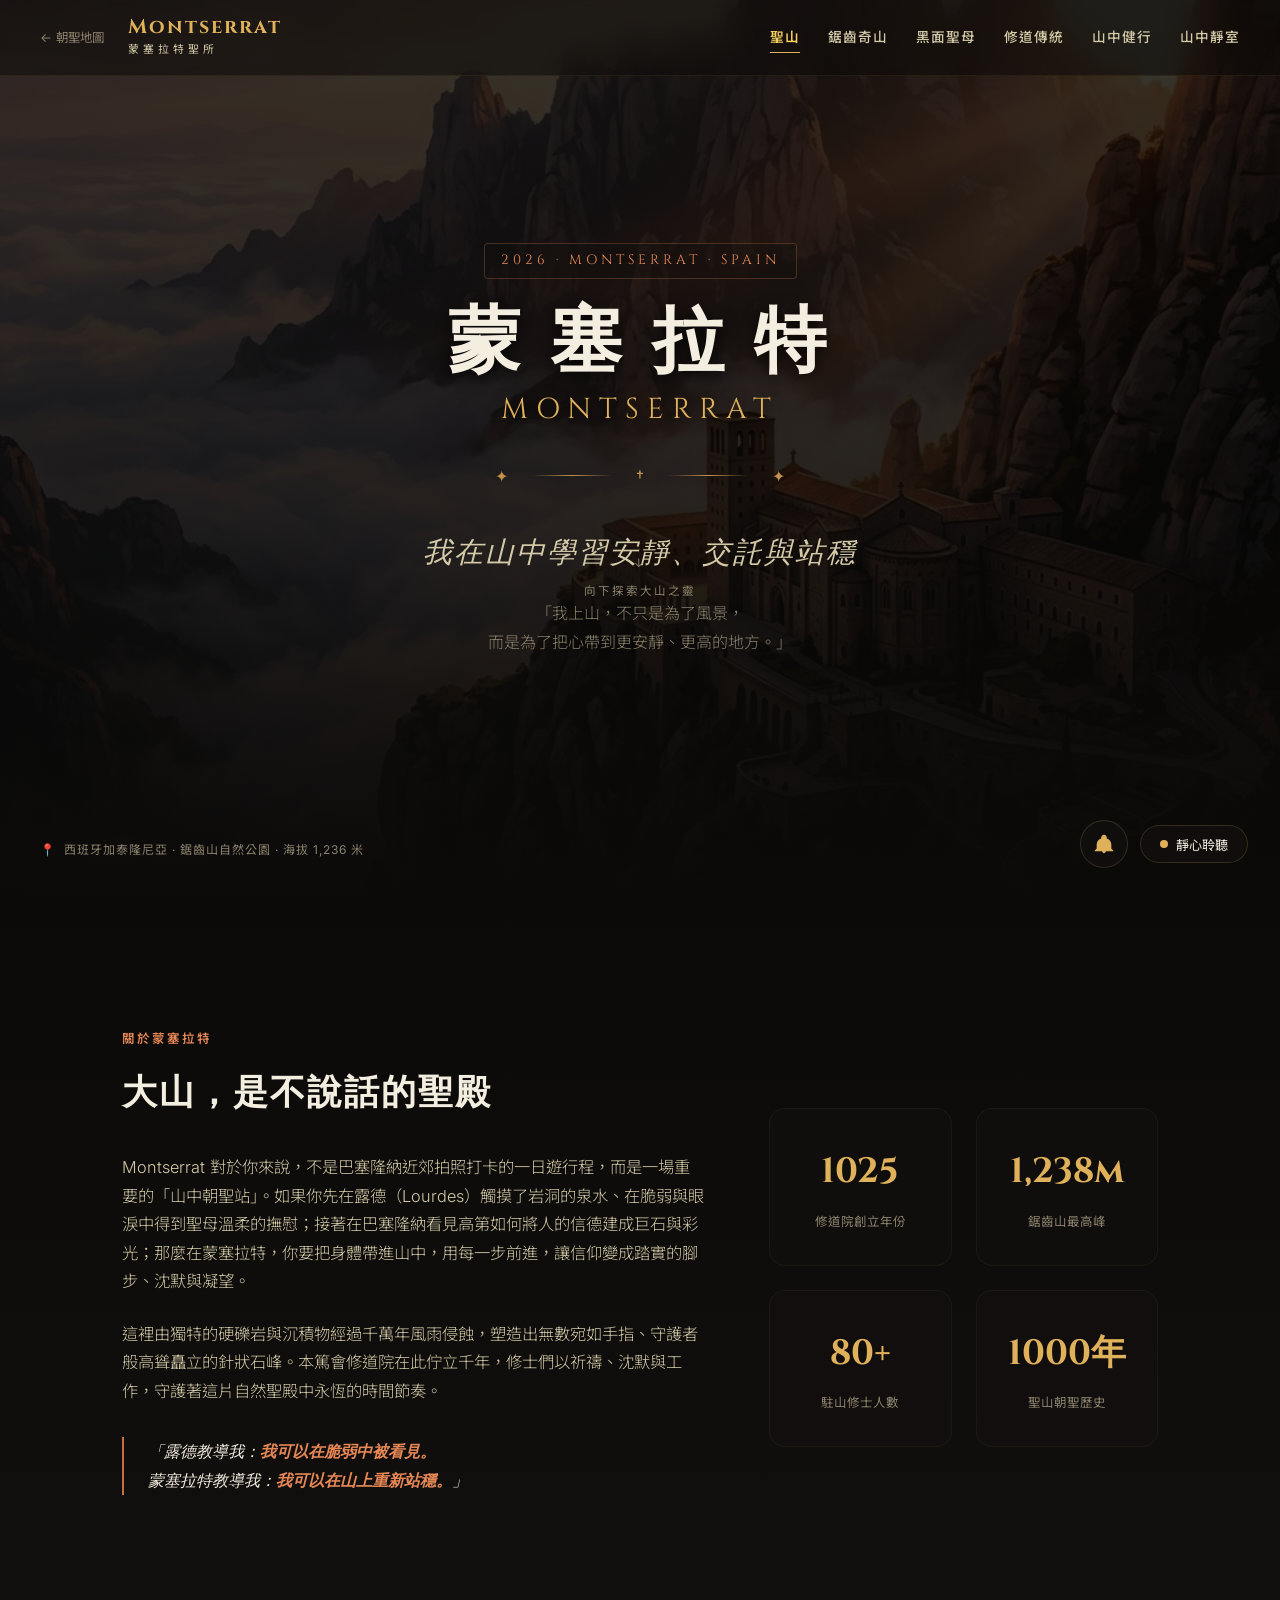
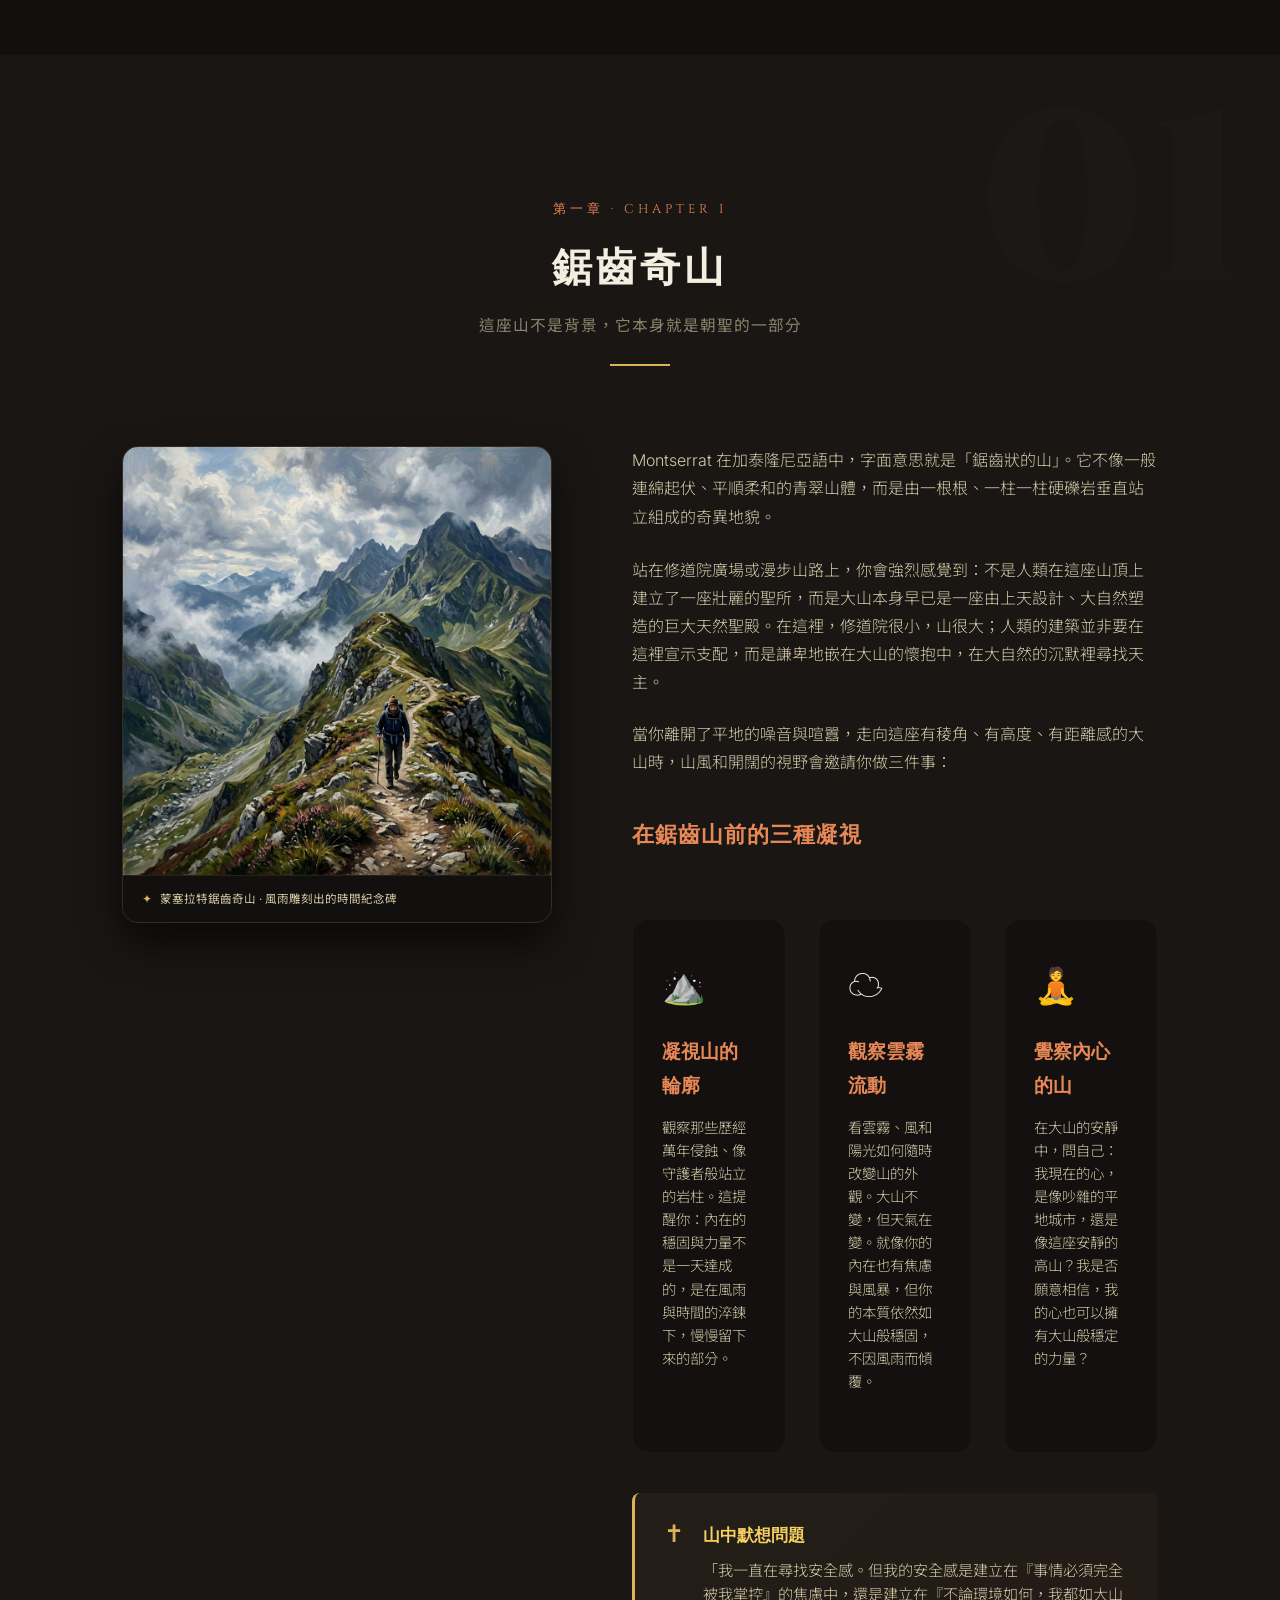
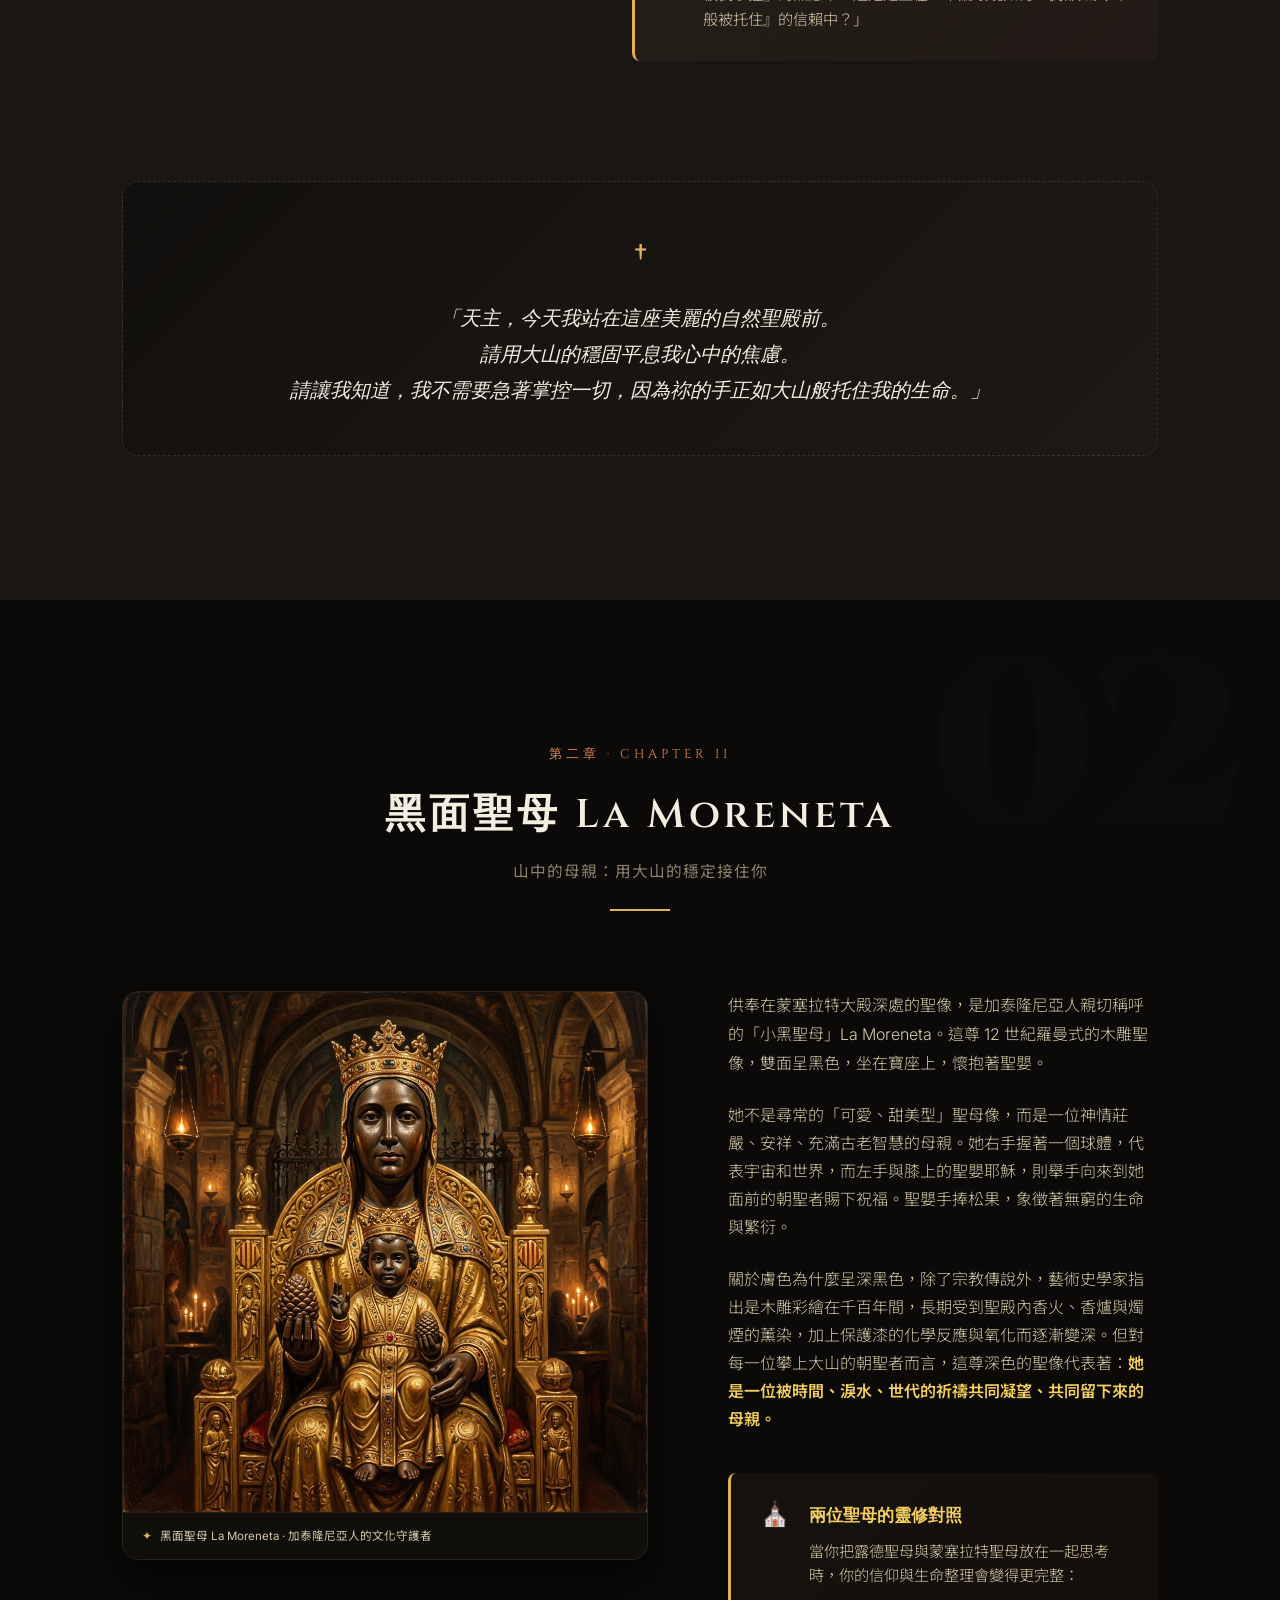
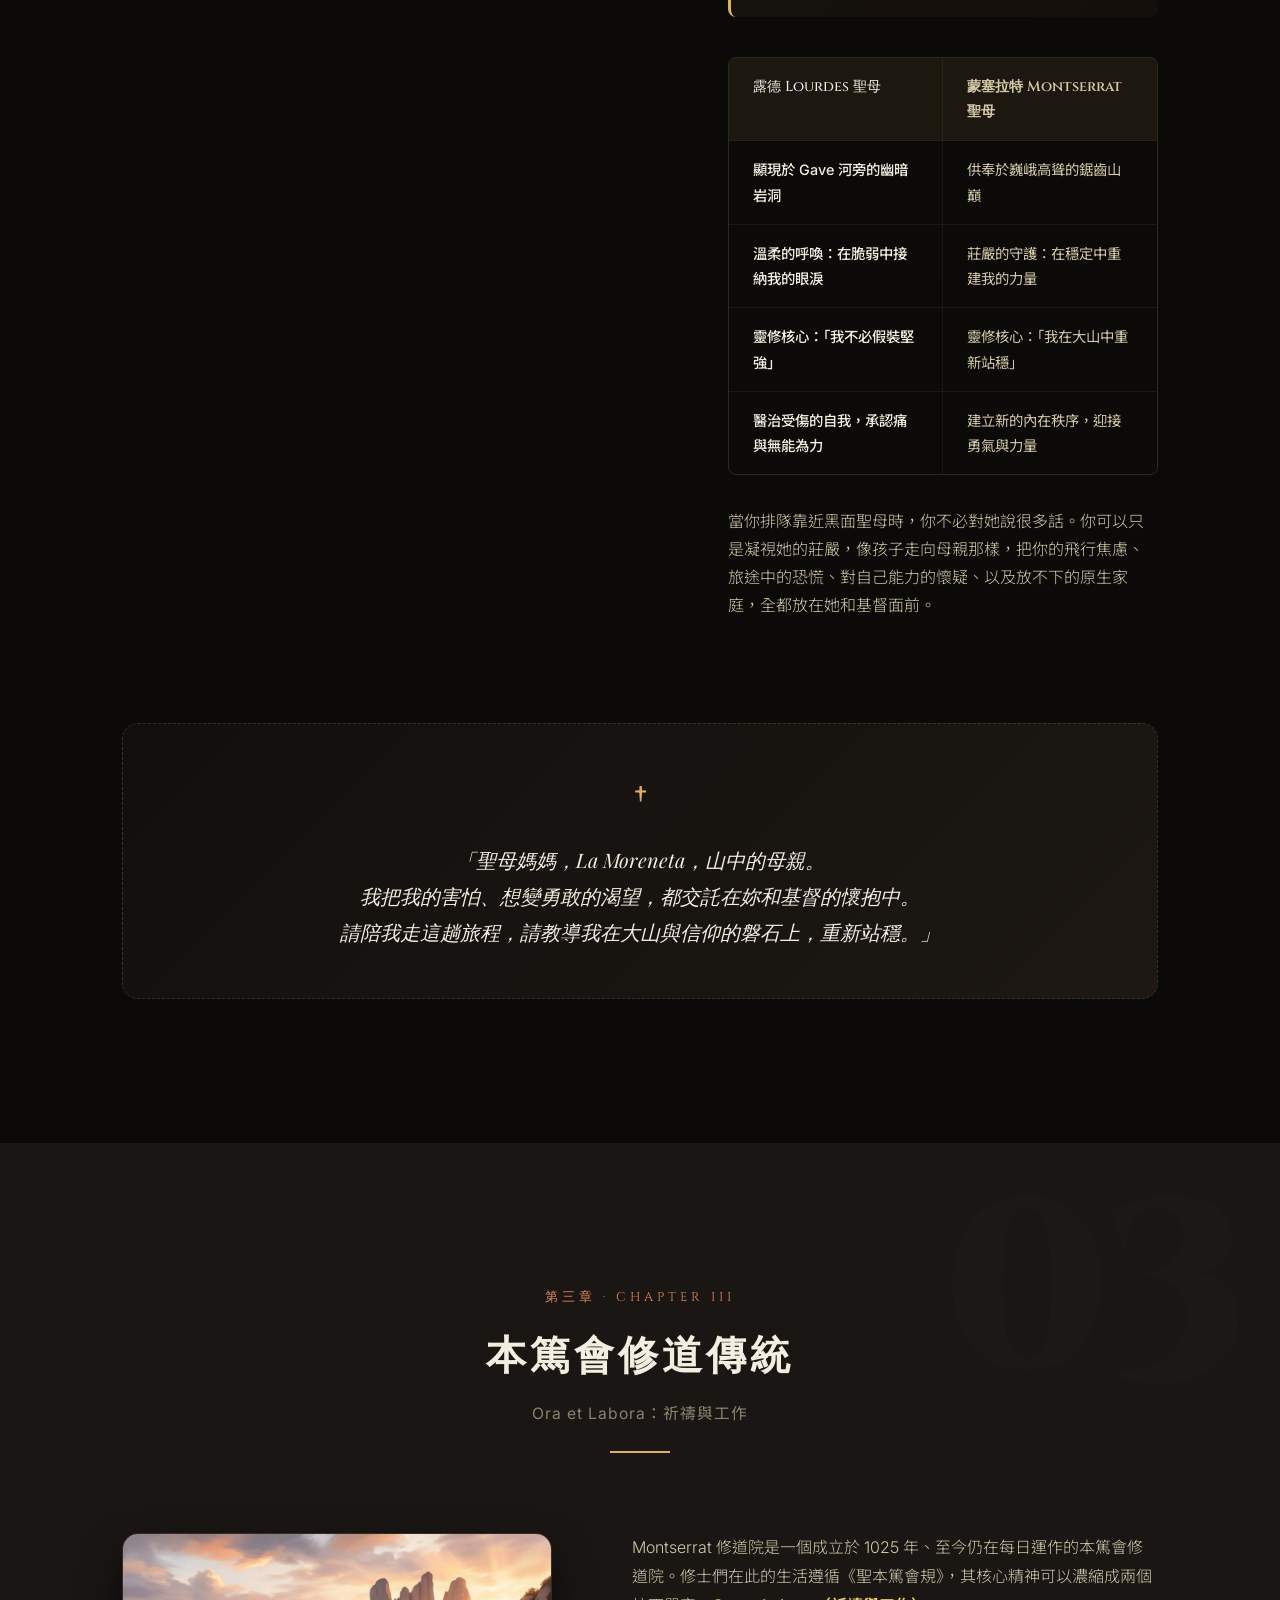
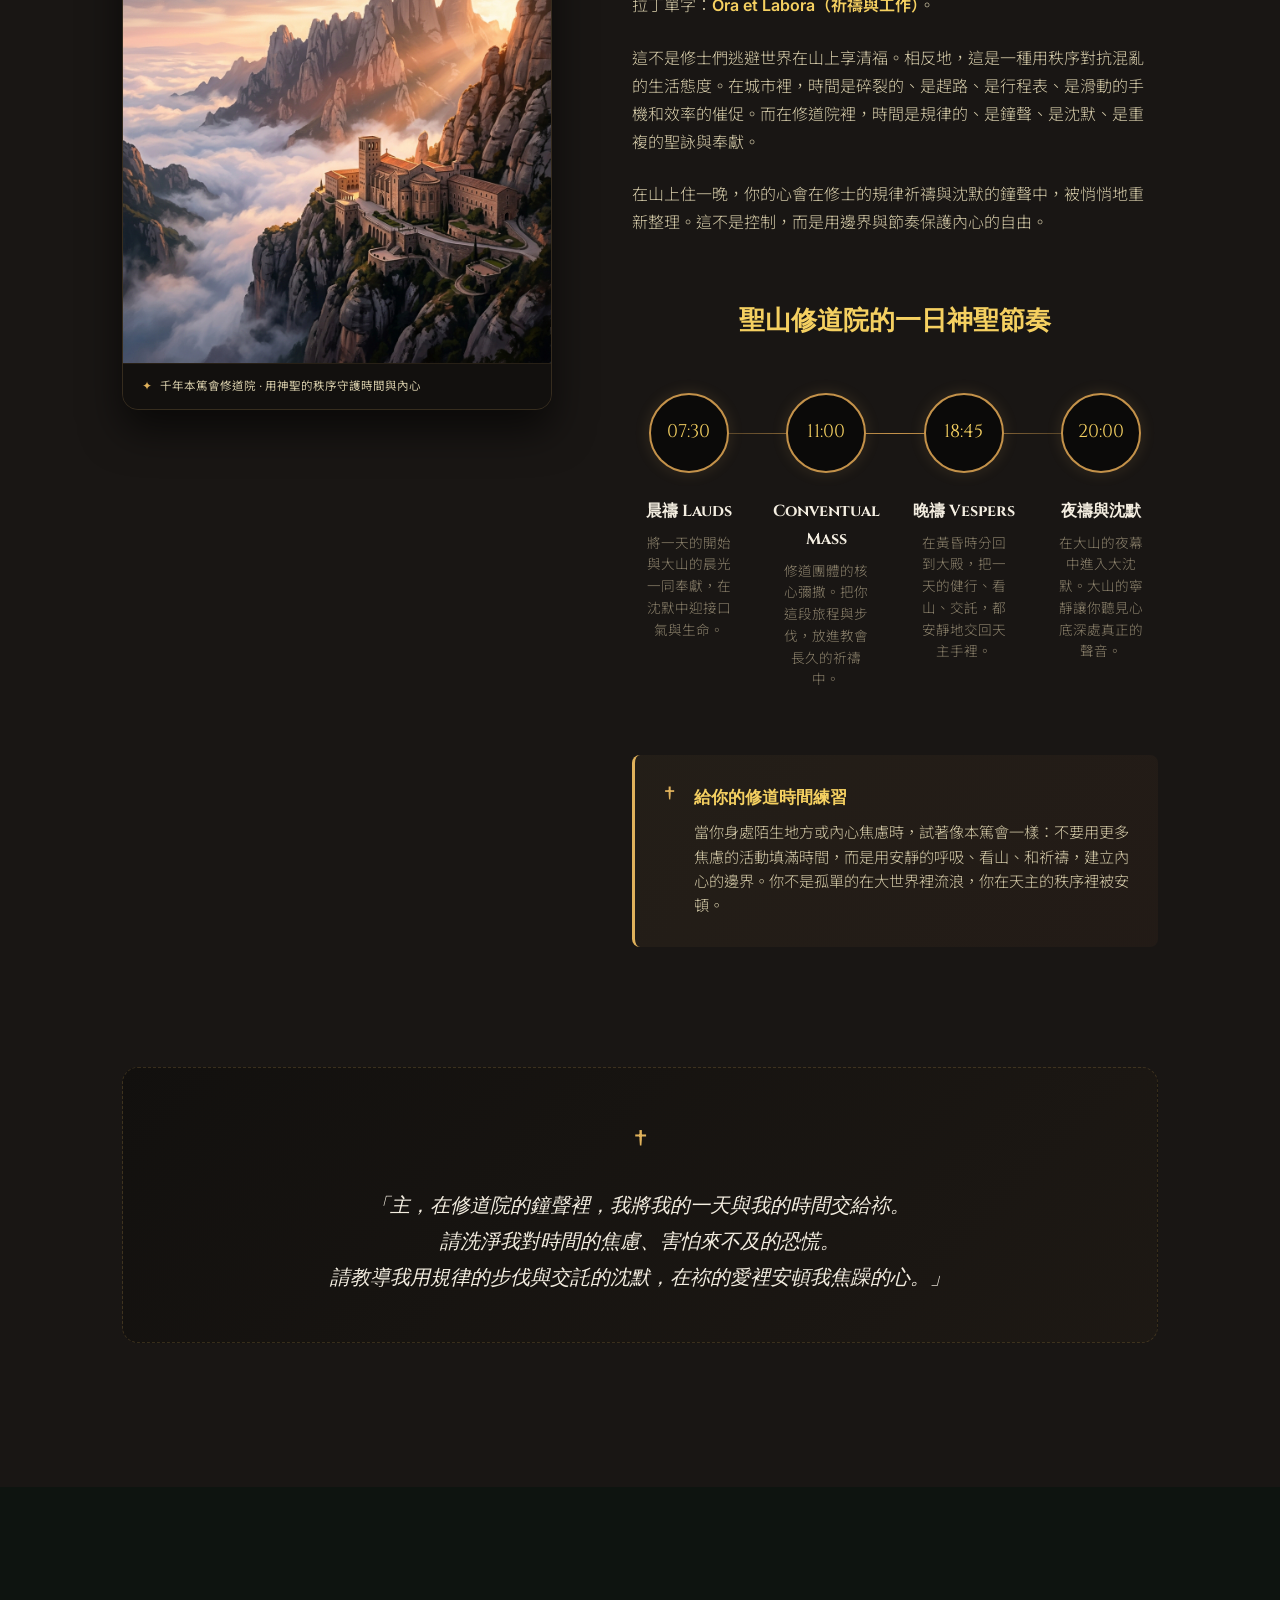
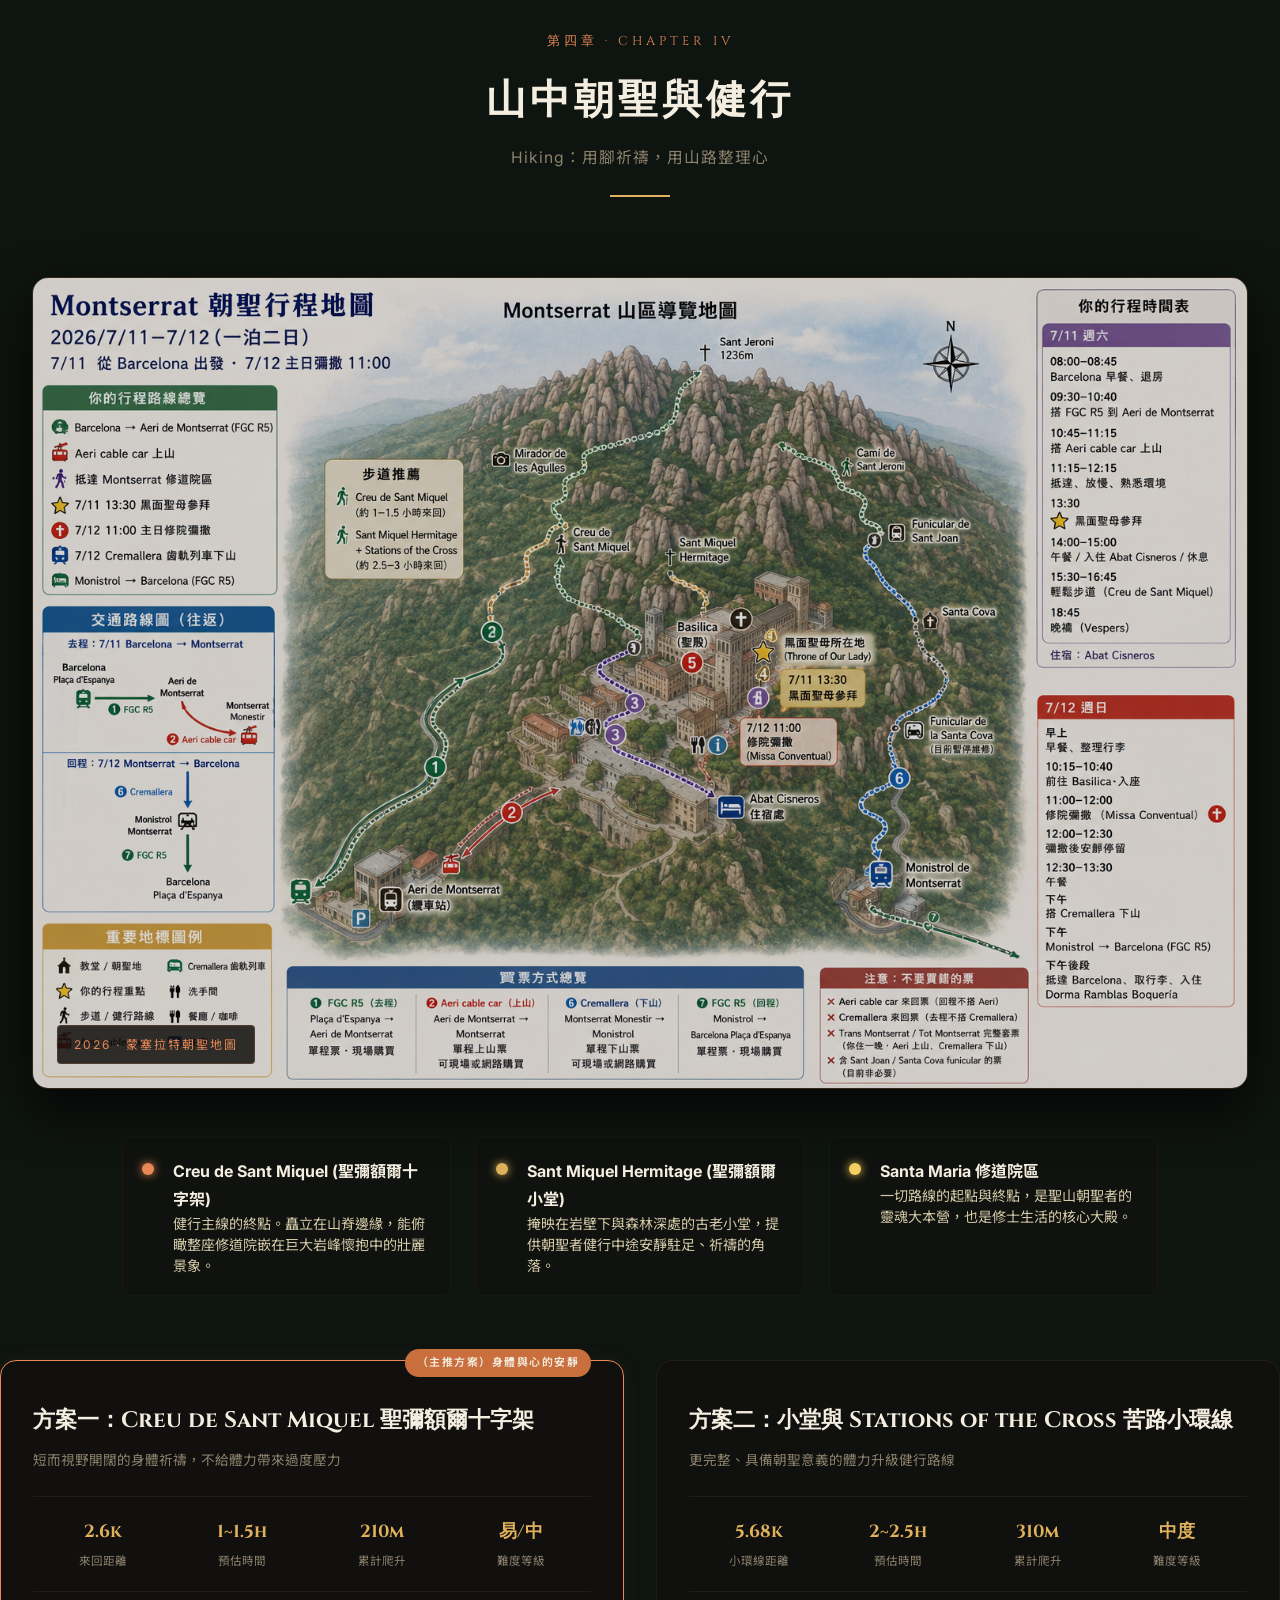
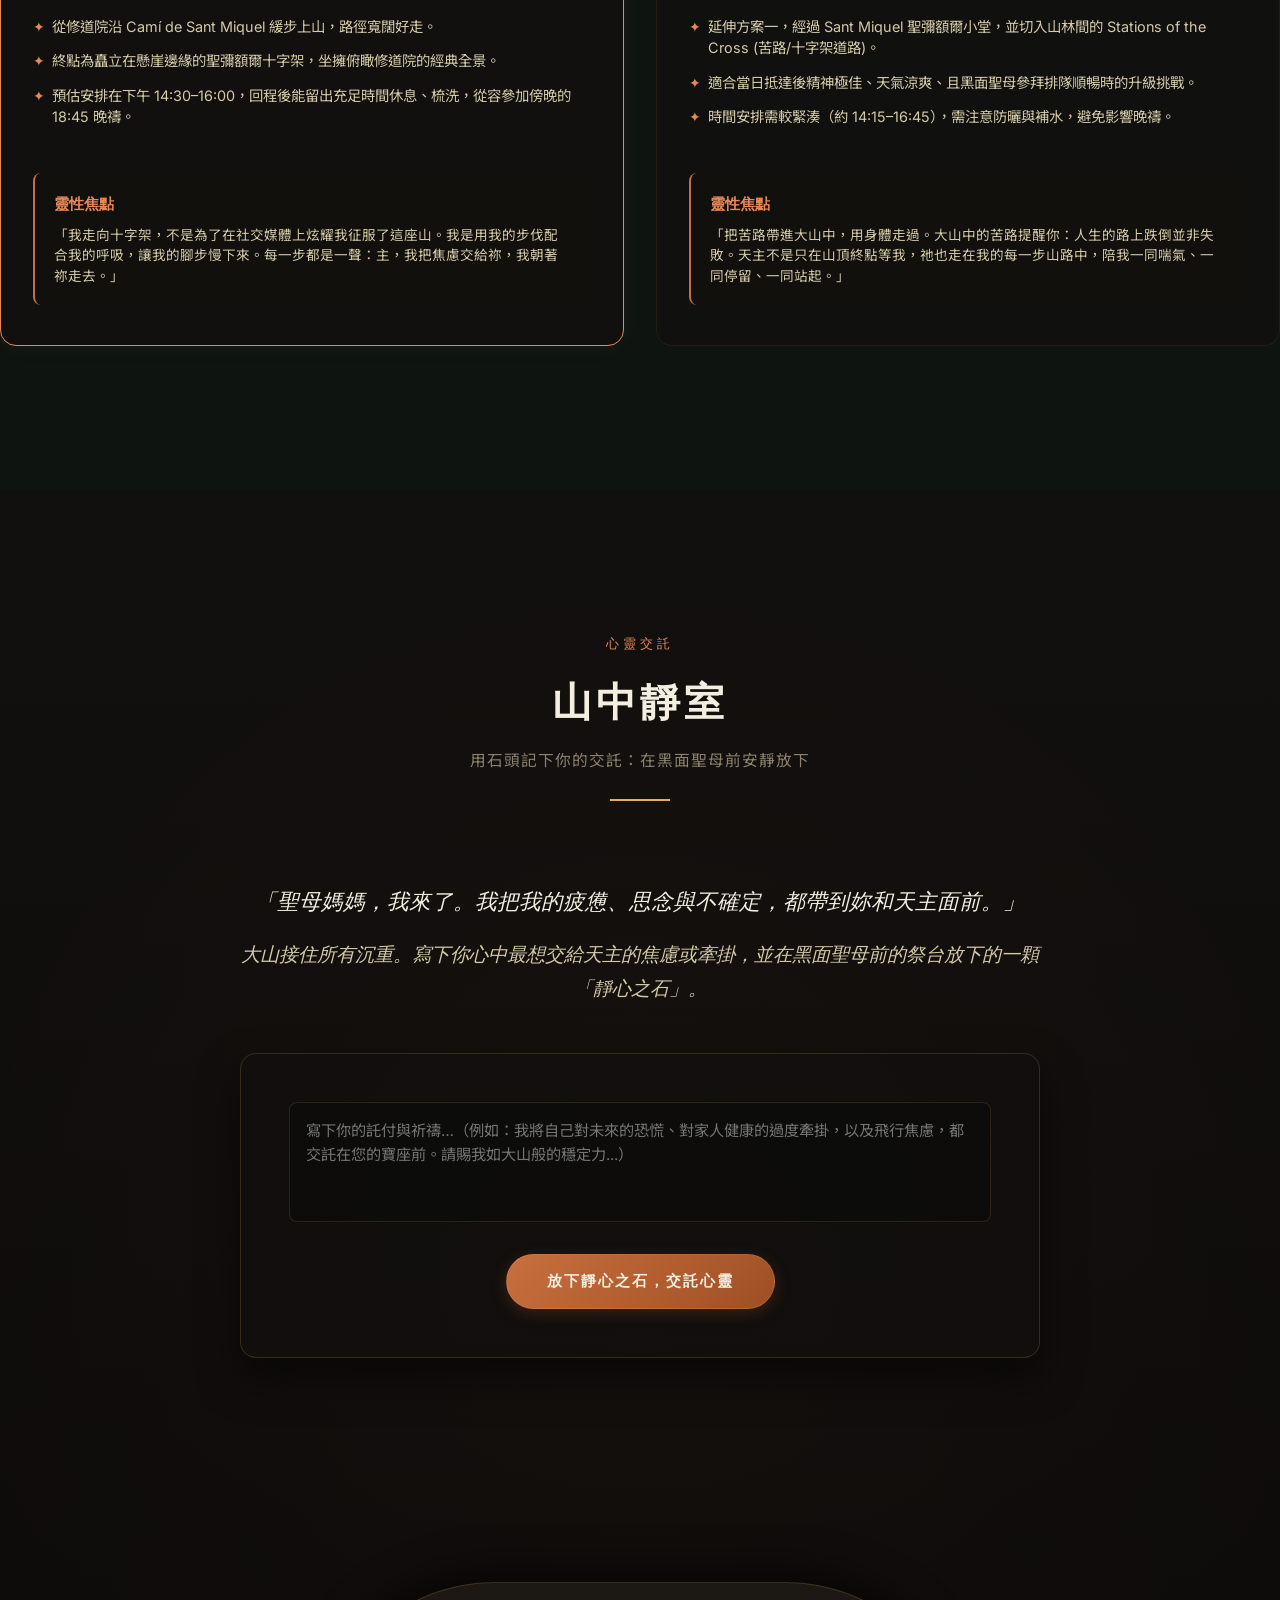
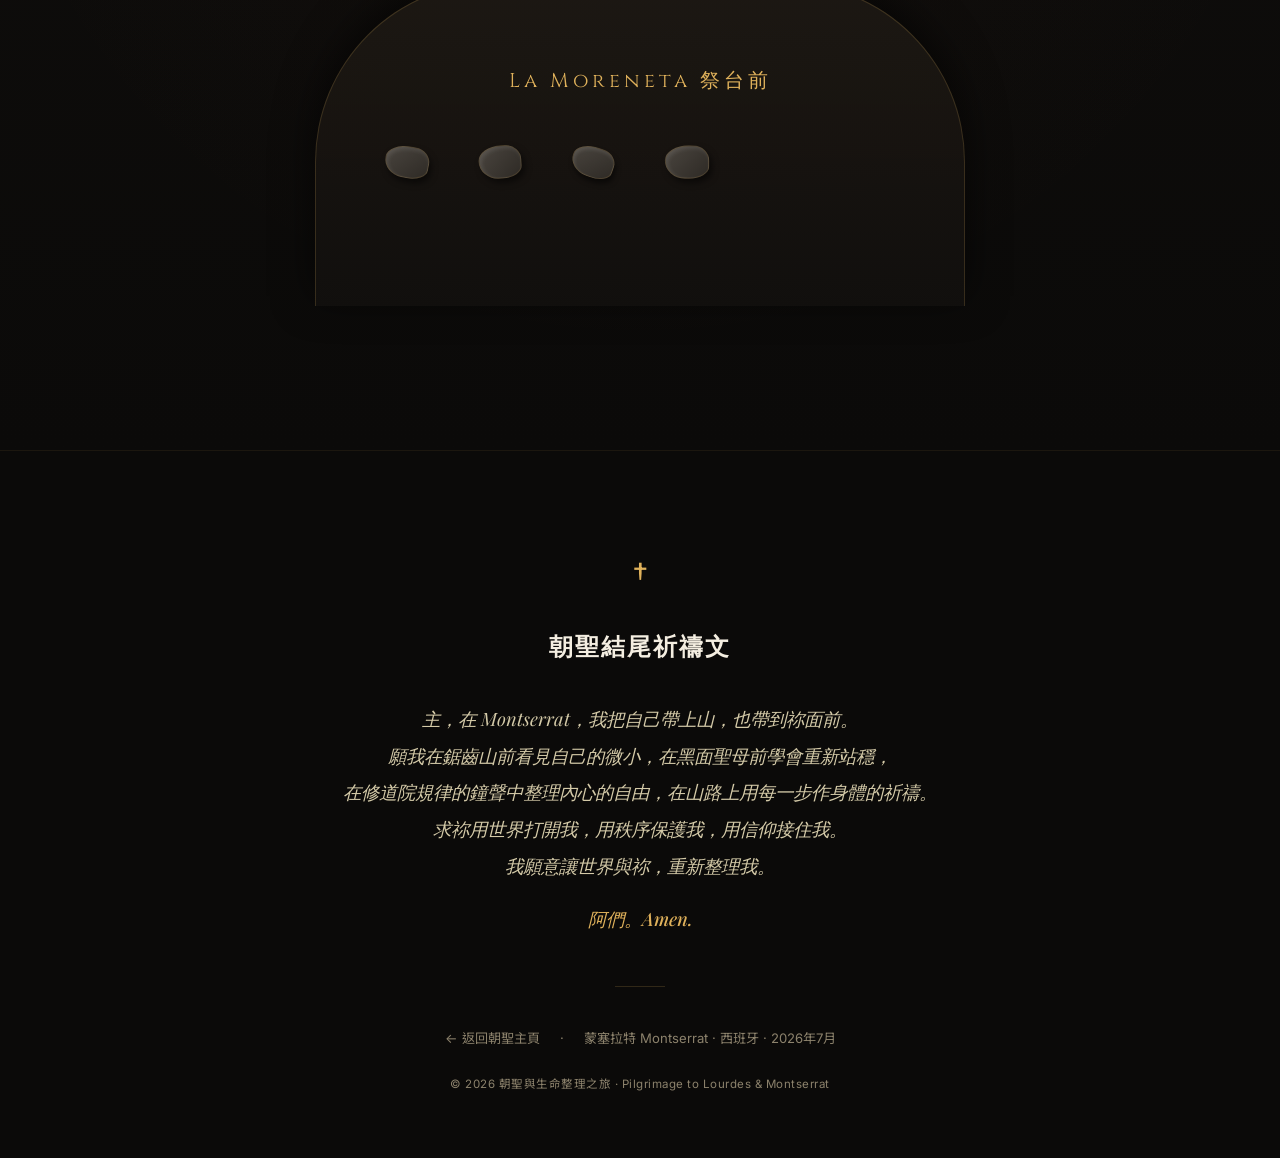
<file: montserrat.html>
<!DOCTYPE html>
<html lang="zh-Hant">
<head>
    <meta charset="UTF-8">
    <meta name="viewport" content="width=device-width, initial-scale=1.0">
    <title>蒙塞拉特 Montserrat — 在山中重新站穩 | 2026 朝聖與生命整理</title>
    <meta name="description" content="蒙塞拉特 Montserrat，鋸齒奇山，黑面聖母 La Moreneta，本篤會修道傳統，Sant Miquel 健行與身體祈禱。用腳步整理心，在山上找回穩定的內在力量。">
    <!-- 引入具有古典神聖感的字型 -->
    <link rel="preconnect" href="https://fonts.googleapis.com">
    <link rel="preconnect" href="https://fonts.gstatic.com" crossorigin>
    <link href="https://fonts.googleapis.com/css2?family=Cinzel:wght@400;600;700&family=Playfair+Display:ital,wght@0,400..900;1,400..900&family=Inter:wght@300;400;500;600&family=Noto+Sans+TC:wght@300;400;500;700&display=swap" rel="stylesheet">
    <link rel="stylesheet" href="montserrat.css">
</head>
<body>

    <!-- 背景金色大山粒子畫布 -->
    <canvas id="particle-canvas"></canvas>

    <!-- 音效面板 -->
    <div class="audio-panel" id="audio-panel">
        <button class="bell-btn" id="bell-btn" title="敲響心靈之鐘">
            <svg viewBox="0 0 24 24" class="icon">
                <path d="M12 2C10.34 2 9 3.34 9 5v1.09C6.16 6.82 4 9.47 4 12.5v4.5L2 19v1h20v-1l-2-2v-4.5c0-3.03-2.16-5.68-5-6.41V5c0-1.66-1.34-3-3-3zm0 20c1.1 0 2-.9 2-2h-4c0 1.1.9 2 2 2z"/>
            </svg>
        </button>
        <button class="ambient-btn" id="ambient-btn">
            <span class="pulse-ring"></span>
            <span class="btn-text">靜心聆聽</span>
        </button>
    </div>

    <!-- 導航列 -->
    <header class="navbar" id="navbar">
        <div class="nav-logo">
            <a href="index.html" class="back-link" title="返回首頁">← 朝聖地圖</a>
            <div class="logo-center">
                <span class="logo-en">Montserrat</span>
                <span class="logo-zh">蒙塞拉特聖所</span>
            </div>
        </div>
        <nav class="nav-links">
            <a href="#hero">聖山</a>
            <a href="#mountain">鋸齒奇山</a>
            <a href="#madonna">黑面聖母</a>
            <a href="#monastery">修道傳統</a>
            <a href="#hiking">山中健行</a>
            <a href="#shrine">山中靜室</a>
        </nav>
    </header>

    <main>

        <!-- ─── Hero Section ─── -->
        <section id="hero" class="hero-section">
            <div class="hero-bg">
                <img src="assets/montserrat_monastery.png" alt="Montserrat 鋸齒山與修道院" class="hero-bg-img">
                <div class="hero-veil"></div>
            </div>
            <div class="hero-content">
                <div class="hero-badge">2026 · Montserrat · Spain</div>
                <h1 class="hero-title">
                    蒙 塞 拉 特
                    <span class="hero-title-en">Montserrat</span>
                </h1>
                <div class="hero-divider">
                    <span>✦</span>
                    <span class="divider-line"></span>
                    <span>†</span>
                    <span class="divider-line"></span>
                    <span>✦</span>
                </div>
                <p class="hero-subtitle">我在山中學習安靜、交託與站穩</p>
                <p class="hero-tagline">
                    「我上山，不只是為了風景，<br>
                    而是為了把心帶到更安靜、更高的地方。」
                </p>
                <div class="hero-scroll-hint">
                    <span>↓</span>
                    <span>向下探索大山之靈</span>
                </div>
            </div>
            <div class="hero-location-tag">
                <span>📍</span>
                <span>西班牙加泰隆尼亞 · 鋸齒山自然公園 · 海拔 1,236 米</span>
            </div>
        </section>

        <!-- ─── 引言區塊 ─── -->
        <section class="intro-section">
            <div class="container">
                <div class="intro-grid">
                    <div class="intro-text">
                        <div class="section-badge">關於蒙塞拉特</div>
                        <h2 class="section-heading">大山，是不說話的聖殿</h2>
                        <p>
                            Montserrat 對於你來說，不是巴塞隆納近郊拍照打卡的一日遊行程，而是一場重要的「山中朝聖站」。如果你先在露德（Lourdes）觸摸了岩洞的泉水、在脆弱與眼淚中得到聖母溫柔的撫慰；接著在巴塞隆納看見高第如何將人的信德建成巨石與彩光；那麼在蒙塞拉特，你要把身體帶進山中，用每一步前進，讓信仰變成踏實的腳步、沈默與凝望。
                        </p>
                        <p>
                            這裡由獨特的硬礫岩與沉積物經過千萬年風雨侵蝕，塑造出無數宛如手指、守護者般高聳矗立的針狀石峰。本篤會修道院在此佇立千年，修士們以祈禱、沈默與工作，守護著這片自然聖殿中永恆的時間節奏。
                        </p>
                        <blockquote class="intro-quote">
                            「露德教導我：<strong>我可以在脆弱中被看見。</strong><br>
                            蒙塞拉特教導我：<strong>我可以在山上重新站穩。</strong>」
                        </blockquote>
                    </div>
                    <div class="intro-stats">
                        <div class="stat-card">
                            <div class="stat-num">1025</div>
                            <div class="stat-label">修道院創立年份</div>
                        </div>
                        <div class="stat-card">
                            <div class="stat-num">1,238m</div>
                            <div class="stat-label">鋸齒山最高峰</div>
                        </div>
                        <div class="stat-card">
                            <div class="stat-num">80+</div>
                            <div class="stat-label">駐山修士人數</div>
                        </div>
                        <div class="stat-card">
                            <div class="stat-num">1000年</div>
                            <div class="stat-label">聖山朝聖歷史</div>
                        </div>
                    </div>
                </div>
            </div>
        </section>

        <!-- ─── 第一章：鋸齒奇山 ─── -->
        <section id="mountain" class="chapter-section alt-chapter">
            <div class="chapter-number-bg">01</div>
            <div class="container">
                <div class="chapter-header">
                    <div class="chapter-tag">第一章 · Chapter I</div>
                    <h2 class="chapter-title">鋸齒奇山</h2>
                    <p class="chapter-subtitle">這座山不是背景，它本身就是朝聖的一部分</p>
                    <div class="chapter-rule"></div>
                </div>

                <div class="story-layout">
                    <div class="story-image-col">
                        <div class="story-img-frame">
                            <img src="assets/pyrenees_hiking.png" alt="Montserrat 的山脊健行地貌" class="story-img">
                            <div class="img-caption">
                                <span class="caption-cross">✦</span>
                                蒙塞拉特鋸齒奇山 · 風雨雕刻出的時間紀念碑
                            </div>
                        </div>
                    </div>
                    <div class="story-text-col">
                        <p class="story-lead">
                            Montserrat 在加泰隆尼亞語中，字面意思就是「鋸齒狀的山」。它不像一般連綿起伏、平順柔和的青翠山體，而是由一根根、一柱一柱硬礫岩垂直站立組成的奇異地貌。
                        </p>
                        <p>
                            站在修道院廣場或漫步山路上，你會強烈感覺到：不是人類在這座山頂上建立了一座壯麗的聖所，而是大山本身早已是一座由上天設計、大自然塑造的巨大天然聖殿。在這裡，修道院很小，山很大；人類的建築並非要在這裡宣示支配，而是謙卑地嵌在大山的懷抱中，在大自然的沉默裡尋找天主。
                        </p>
                        <p>
                            當你離開了平地的噪音與喧囂，走向這座有稜角、有高度、有距離感的大山時，山風和開闊的視野會邀請你做三件事：
                        </p>

                        <h4 class="sub-heading">在鋸齒山前的三種凝視</h4>
                        <div class="mountain-features">
                            <div class="m-feature-card">
                                <div class="m-icon">⛰️</div>
                                <h4>凝視山的輪廓</h4>
                                <p>觀察那些歷經萬年侵蝕、像守護者般站立的岩柱。這提醒你：內在的穩固與力量不是一天達成的，是在風雨與時間的淬鍊下，慢慢留下來的部分。</p>
                            </div>
                            <div class="m-feature-card">
                                <div class="m-icon">☁️</div>
                                <h4>觀察雲霧流動</h4>
                                <p>看雲霧、風和陽光如何隨時改變山的外觀。大山不變，但天氣在變。就像你的內在也有焦慮與風暴，但你的本質依然如大山般穩固，不因風雨而傾覆。</p>
                            </div>
                            <div class="m-feature-card">
                                <div class="m-icon">🧘</div>
                                <h4>覺察內心的山</h4>
                                <p>在大山的安靜中，問自己：我現在的心，是像吵雜的平地城市，還是像這座安靜的高山？我是否願意相信，我的心也可以擁有大山般穩定的力量？</p>
                            </div>
                        </div>

                        <div class="insight-box">
                            <div class="insight-icon">✝</div>
                            <div>
                                <h4>山中默想問題</h4>
                                <p>「我一直在尋找安全感。但我的安全感是建立在『事情必須完全被我掌控』的焦慮中，還是建立在『不論環境如何，我都如大山般被托住』的信賴中？」</p>
                            </div>
                        </div>
                    </div>
                </div>

                <div class="prayer-banner">
                    <span class="prayerbanner-cross">†</span>
                    <p>「天主，今天我站在這座美麗的自然聖殿前。<br>
                    請用大山的穩固平息我心中的焦慮。<br>
                    請讓我知道，我不需要急著掌控一切，因為祢的手正如大山般托住我的生命。」</p>
                </div>
            </div>
        </section>

        <!-- ─── 第二章：黑面聖母 ─── -->
        <section id="madonna" class="chapter-section">
            <div class="chapter-number-bg">02</div>
            <div class="container">
                <div class="chapter-header">
                    <div class="chapter-tag">第二章 · Chapter II</div>
                    <h2 class="chapter-title">黑面聖母 La Moreneta</h2>
                    <p class="chapter-subtitle">山中的母親：用大山的穩定接住你</p>
                    <div class="chapter-rule"></div>
                </div>

                <div class="story-layout reverse-layout">
                    <div class="story-image-col">
                        <div class="story-img-frame">
                            <img src="assets/black_madonna.png" alt="Montserrat 黑面聖母 La Moreneta" class="story-img">
                            <div class="img-caption">
                                <span class="caption-cross">✦</span>
                                黑面聖母 La Moreneta · 加泰隆尼亞人的文化守護者
                            </div>
                        </div>
                    </div>
                    <div class="story-text-col">
                        <p class="story-lead">
                            供奉在蒙塞拉特大殿深處的聖像，是加泰隆尼亞人親切稱呼的「小黑聖母」La Moreneta。這尊 12 世紀羅曼式的木雕聖像，雙面呈黑色，坐在寶座上，懷抱著聖嬰。
                        </p>
                        <p>
                            她不是尋常的「可愛、甜美型」聖母像，而是一位神情莊嚴、安祥、充滿古老智慧的母親。她右手握著一個球體，代表宇宙和世界，而左手與膝上的聖嬰耶穌，則舉手向來到她面前的朝聖者賜下祝福。聖嬰手捧松果，象徵著無窮的生命與繁衍。
                        </p>
                        <p>
                            關於膚色為什麼呈深黑色，除了宗教傳說外，藝術史學家指出是木雕彩繪在千百年間，長期受到聖殿內香火、香爐與燭煙的薰染，加上保護漆的化學反應與氧化而逐漸變深。但對每一位攀上大山的朝聖者而言，這尊深色的聖像代表著：<strong>她是一位被時間、淚水、世代的祈禱共同凝望、共同留下來的母親。</strong>
                        </p>

                        <div class="insight-box">
                            <div class="insight-icon">⛪</div>
                            <div>
                                <h4>兩位聖母的靈修對照</h4>
                                <p>當你把露德聖母與蒙塞拉特聖母放在一起思考時，你的信仰與生命整理會變得更完整：</p>
                            </div>
                        </div>

                        <div class="comparison-table">
                            <div class="comp-row header-row">
                                <span>露德 Lourdes 聖母</span>
                                <span>蒙塞拉特 Montserrat 聖母</span>
                            </div>
                            <div class="comp-row">
                                <span>顯現於 Gave 河旁的幽暗岩洞</span>
                                <span>供奉於巍峨高聳的鋸齒山巔</span>
                            </div>
                            <div class="comp-row">
                                <span>溫柔的呼喚：在脆弱中接納我的眼淚</span>
                                <span>莊嚴的守護：在穩定中重建我的力量</span>
                            </div>
                            <div class="comp-row">
                                <span>靈修核心：「我不必假裝堅強」</span>
                                <span>靈修核心：「我在大山中重新站穩」</span>
                            </div>
                            <div class="comp-row">
                                <span>醫治受傷的自我，承認痛與無能為力</span>
                                <span>建立新的內在秩序，迎接勇氣與力量</span>
                            </div>
                        </div>

                        <p>
                            當你排隊靠近黑面聖母時，你不必對她說很多話。你可以只是凝視她的莊嚴，像孩子走向母親那樣，把你的飛行焦慮、旅途中的恐慌、對自己能力的懷疑、以及放不下的原生家庭，全都放在她和基督面前。
                        </p>
                    </div>
                </div>

                <div class="prayer-banner">
                    <span class="prayerbanner-cross">†</span>
                    <p>「聖母媽媽，La Moreneta，山中的母親。<br>
                    我把我的害怕、想變勇敢的渴望，都交託在妳和基督的懷抱中。<br>
                    請陪我走這趟旅程，請教導我在大山與信仰的磐石上，重新站穩。」</p>
                </div>
            </div>
        </section>

        <!-- ─── 第三章：本篤會修道傳統 ─── -->
        <section id="monastery" class="chapter-section alt-chapter">
            <div class="chapter-number-bg">03</div>
            <div class="container">
                <div class="chapter-header">
                    <div class="chapter-tag">第三章 · Chapter III</div>
                    <h2 class="chapter-title">本篤會修道傳統</h2>
                    <p class="chapter-subtitle">Ora et Labora：祈禱與工作</p>
                    <div class="chapter-rule"></div>
                </div>

                <div class="story-layout">
                    <div class="story-image-col">
                        <div class="story-img-frame">
                            <img src="assets/montserrat_monastery.png" alt="Montserrat 本篤會修道院" class="story-img">
                            <div class="img-caption">
                                <span class="caption-cross">✦</span>
                                千年本篤會修道院 · 用神聖的秩序守護時間與內心
                            </div>
                        </div>
                    </div>
                    <div class="story-text-col">
                        <p class="story-lead">
                            Montserrat 修道院是一個成立於 1025 年、至今仍在每日運作的本篤會修道院。修士們在此的生活遵循《聖本篤會規》，其核心精神可以濃縮成兩個拉丁單字：<strong>Ora et Labora（祈禱與工作）</strong>。
                        </p>
                        <p>
                            這不是修士們逃避世界在山上享清福。相反地，這是一種用秩序對抗混亂的生活態度。在城市裡，時間是碎裂的、是趕路、是行程表、是滑動的手機和效率的催促。而在修道院裡，時間是規律的、是鐘聲、是沈默、是重複的聖詠與奉獻。
                        </p>
                        <p>
                            在山上住一晚，你的心會在修士的規律祈禱與沈默的鐘聲中，被悄悄地重新整理。這不是控制，而是用邊界與節奏保護內心的自由。
                        </p>

                        <div class="monastery-rhythm">
                            <h3 class="rhythm-title">聖山修道院的一日神聖節奏</h3>
                            <div class="timeline-horizontal">
                                <div class="timeline-h-item">
                                    <div class="timeline-h-time">07:30</div>
                                    <h4>晨禱 Lauds</h4>
                                    <p>將一天的開始與大山的晨光一同奉獻，在沈默中迎接口氣與生命。</p>
                                </div>
                                <div class="timeline-h-item">
                                    <div class="timeline-h-time">11:00</div>
                                    <h4>Conventual Mass</h4>
                                    <p>修道團體的核心彌撒。把你這段旅程與步伐，放進教會長久的祈禱中。</p>
                                </div>
                                <div class="timeline-h-item">
                                    <div class="timeline-h-time">18:45</div>
                                    <h4>晚禱 Vespers</h4>
                                    <p>在黃昏時分回到大殿，把一天的健行、看山、交託，都安靜地交回天主手裡。</p>
                                </div>
                                <div class="timeline-h-item">
                                    <div class="timeline-h-time">20:00</div>
                                    <h4>夜禱與沈默</h4>
                                    <p>在大山的夜幕中進入大沈默。大山的寧靜讓你聽見心底深處真正的聲音。</p>
                                </div>
                            </div>
                        </div>

                        <div class="insight-box">
                            <div class="insight-icon">†</div>
                            <div>
                                <h4>給你的修道時間練習</h4>
                                <p>當你身處陌生地方或內心焦慮時，試著像本篤會一樣：不要用更多焦慮的活動填滿時間，而是用安靜的呼吸、看山、和祈禱，建立內心的邊界。你不是孤單的在大世界裡流浪，你在天主的秩序裡被安頓。</p>
                            </div>
                        </div>
                    </div>
                </div>

                <div class="prayer-banner">
                    <span class="prayerbanner-cross">†</span>
                    <p>「主，在修道院的鐘聲裡，我將我的一天與我的時間交給祢。<br>
                    請洗淨我對時間的焦慮、害怕來不及的恐慌。<br>
                    請教導我用規律的步伐與交託的沈默，在祢的愛裡安頓我焦躁的心。」</p>
                </div>
            </div>
        </section>

        <!-- ─── 第四章：山中健行與用腳祈禱 ─── -->
        <section id="hiking" class="chapter-section map-section">
            <div class="container">
                <div class="chapter-header">
                    <div class="chapter-tag">第四章 · Chapter IV</div>
                    <h2 class="chapter-title">山中朝聖與健行</h2>
                    <p class="chapter-subtitle">Hiking：用腳祈禱，用山路整理心</p>
                    <div class="chapter-rule"></div>
                </div>
            </div>

            <div class="map-full-container">
                <div class="map-img-wrap">
                    <img src="docs/地圖-2026-0711-Montserrat朝聖GPT.png" alt="Montserrat 健行朝聖地圖" class="pilgrimage-map">
                    <div class="map-overlay-label">2026 · 蒙塞拉特朝聖地圖</div>
                </div>
            </div>

            <div class="container">
                <div class="map-desc">
                    <div class="map-point">
                        <div class="map-point-dot cross-dot"></div>
                        <div>
                            <strong>Creu de Sant Miquel (聖彌額爾十字架)</strong>
                            <p>健行主線的終點。矗立在山脊邊緣，能俯瞰整座修道院嵌在巨大岩峰懷抱中的壯麗景象。</p>
                        </div>
                    </div>
                    <div class="map-point">
                        <div class="map-point-dot hermitage-dot"></div>
                        <div>
                            <strong>Sant Miquel Hermitage (聖彌額爾小堂)</strong>
                            <p>掩映在岩壁下與森林深處的古老小堂，提供朝聖者健行中途安靜駐足、祈禱的角落。</p>
                        </div>
                    </div>
                    <div class="map-point">
                        <div class="map-point-dot monastery-dot"></div>
                        <div>
                            <strong>Santa Maria 修道院區</strong>
                            <p>一切路線的起點與終點，是聖山朝聖者的靈魂大本營，也是修士生活的核心大殿。</p>
                        </div>
                    </div>
                </div>
            </div>

                <div class="hike-options-grid">
                    <!-- Option 1 -->
                    <div class="hike-card recommended">
                        <span class="recommended-badge">（主推方案）身體與心的安靜</span>
                        <h3>方案一：Creu de Sant Miquel 聖彌額爾十字架</h3>
                        <p class="hike-subtitle">短而視野開闊的身體祈禱，不給體力帶來過度壓力</p>
                        
                        <div class="hike-specs">
                            <div class="spec-item"><span class="spec-val">2.6k</span><span class="spec-label">來回距離</span></div>
                            <div class="spec-item"><span class="spec-val">1~1.5h</span><span class="spec-label">預估時間</span></div>
                            <div class="spec-item"><span class="spec-val">210m</span><span class="spec-label">累計爬升</span></div>
                            <div class="spec-item"><span class="spec-val">易/中</span><span class="spec-label">難度等級</span></div>
                        </div>

                        <ul class="hike-details">
                            <li>從修道院沿 Camí de Sant Miquel 緩步上山，路徑寬闊好走。</li>
                            <li>終點為矗立在懸崖邊緣的聖彌額爾十字架，坐擁俯瞰修道院的經典全景。</li>
                            <li>預估安排在下午 14:30–16:00，回程後能留出充足時間休息、梳洗，從容參加傍晚的 18:45 晚禱。</li>
                        </ul>

                        <div class="hike-insight">
                            <h5>靈性焦點</h5>
                            <p>「我走向十字架，不是為了在社交媒體上炫耀我征服了這座山。我是用我的步伐配合我的呼吸，讓我的腳步慢下來。每一步都是一聲：主，我把焦慮交給祢，我朝著祢走去。」</p>
                        </div>
                    </div>

                    <!-- Option 2 -->
                    <div class="hike-card">
                        <h3>方案二：小堂與 Stations of the Cross 苦路小環線</h3>
                        <p class="hike-subtitle">更完整、具備朝聖意義的體力升級健行路線</p>
                        
                        <div class="hike-specs">
                            <div class="spec-item"><span class="spec-val">5.68k</span><span class="spec-label">小環線距離</span></div>
                            <div class="spec-item"><span class="spec-val">2~2.5h</span><span class="spec-label">預估時間</span></div>
                            <div class="spec-item"><span class="spec-val">310m</span><span class="spec-label">累計爬升</span></div>
                            <div class="spec-item"><span class="spec-val">中度</span><span class="spec-label">難度等級</span></div>
                        </div>

                        <ul class="hike-details">
                            <li>延伸方案一，經過 Sant Miquel 聖彌額爾小堂，並切入山林間的 Stations of the Cross (苦路/十字架道路)。</li>
                            <li>適合當日抵達後精神極佳、天氣涼爽、且黑面聖母參拜排隊順暢時的升級挑戰。</li>
                            <li>時間安排需較緊湊（約 14:15–16:45），需注意防曬與補水，避免影響晚禱。</li>
                        </ul>

                        <div class="hike-insight">
                            <h5>靈性焦點</h5>
                            <p>「把苦路帶進大山中，用身體走過。大山中的苦路提醒你：人生的路上跌倒並非失敗。天主不是只在山頂終點等我，祂也走在我的每一步山路中，陪我一同喘氣、一同停留、一同站起。」</p>
                        </div>
                    </div>
                </div>
            </div>
        </section>

        <!-- ─── 第五章：山中靜室 ─── -->
        <section id="shrine" class="shrine-section">
            <div class="shrine-bg-overlay"></div>
            <div class="container">
                <div class="chapter-header">
                    <div class="chapter-tag">心靈交託</div>
                    <h2 class="chapter-title">山中靜室</h2>
                    <p class="chapter-subtitle">用石頭記下你的交託：在黑面聖母前安靜放下</p>
                    <div class="chapter-rule"></div>
                </div>

                <div class="shrine-inner">
                    <div class="shrine-instruction-text">
                        <p>「聖母媽媽，我來了。我把我的疲憊、思念與不確定，都帶到妳和天主面前。」</p>
                        <p>大山接住所有沉重。寫下你心中最想交給天主的焦慮或牽掛，並在黑面聖母前的祭台放下的一顆「靜心之石」。</p>
                    </div>

                    <div class="shrine-input-area">
                        <textarea id="prayer-input" placeholder="寫下你的託付與祈禱…（例如：我將自己對未來的恐慌、對家人健康的過度牽掛，以及飛行焦慮，都交託在您的寶座前。請賜我如大山般的穩定力...）" maxlength="150"></textarea>
                        <div class="shrine-btn-wrap">
                            <button id="light-candle-btn" class="btn-primary">放下靜心之石，交託心靈</button>
                        </div>
                    </div>

                    <!-- 靜心文字漂浮區 -->
                    <div id="prayer-float-container" class="prayer-float-container"></div>

                    <!-- 靜心石祭台 -->
                    <div class="shrine-altar">
                        <div class="altar-arch">
                            <div class="altar-title">La Moreneta 祭台前</div>
                            <div id="candles-grid" class="stones-grid">
                                <!-- 動態生成的石頭會被插入到這裡 -->
                            </div>
                        </div>
                    </div>
                </div>
            </div>
        </section>

    </main>

    <!-- ─── Footer 結尾祈禱文 ─── -->
    <footer class="site-footer">
        <div class="footer-inner">
            <div class="footer-cross">†</div>
            <h3 class="footer-prayer-title">朝聖結尾祈禱文</h3>
            <p class="footer-prayer-text">
                主，在 Montserrat，我把自己帶上山，也帶到祢面前。<br>
                願我在鋸齒山前看見自己的微小，在黑面聖母前學會重新站穩，<br>
                在修道院規律的鐘聲中整理內心的自由，在山路上用每一步作身體的祈禱。<br>
                求祢用世界打開我，用秩序保護我，用信仰接住我。<br>
                我願意讓世界與祢，重新整理我。<br>
                <span class="footer-amen">阿們。Amen.</span>
            </p>
            <div class="footer-divider"></div>
            <div class="footer-links">
                <a href="index.html">← 返回朝聖主頁</a>
                <span>·</span>
                <span>蒙塞拉特 Montserrat · 西班牙 · 2026年7月</span>
            </div>
            <p class="footer-copy">© 2026 朝聖與生命整理之旅 · Pilgrimage to Lourdes & Montserrat</p>
        </div>
    </footer>

    <script>
    // ═══════════════════════════════════════════
    // 1. 導航列滾動高亮
    // ═══════════════════════════════════════════
    const sections = document.querySelectorAll('section[id]');
    const navLinks = document.querySelectorAll('.nav-links a');

    window.addEventListener('scroll', () => {
        let current = '';
        sections.forEach(sec => {
            if (window.scrollY >= sec.offsetTop - 180) {
                current = sec.getAttribute('id');
            }
        });
        navLinks.forEach(link => {
            link.classList.remove('active');
            if (link.getAttribute('href') === `#${current}`) {
                link.classList.add('active');
            }
        });

        // 導航列滾動後加深背景
        const navbar = document.getElementById('navbar');
        if (window.scrollY > 80) {
            navbar.classList.add('scrolled');
        } else {
            navbar.classList.remove('scrolled');
        }
    });

    // ═══════════════════════════════════════════
    // 2. 金色大山粒子效果
    // ═══════════════════════════════════════════
    const canvas = document.getElementById('particle-canvas');
    const ctx = canvas.getContext('2d');

    function resizeCanvas() {
        canvas.width = window.innerWidth;
        canvas.height = window.innerHeight;
    }
    window.addEventListener('resize', resizeCanvas);
    resizeCanvas();

    class Particle {
        constructor() { this.reset(); this.y = Math.random() * canvas.height; }
        reset() {
            this.x = Math.random() * canvas.width;
            this.y = canvas.height + Math.random() * 50;
            this.size = Math.random() * 3.2 + 0.4;
            this.speedY = Math.random() * 0.45 + 0.12;
            this.amplitude = Math.random() * 1.0 + 0.25;
            this.frequency = Math.random() * 0.015 + 0.004;
            this.angle = Math.random() * Math.PI * 2;
            const opacity = Math.random() * 0.3 + 0.06;
            // 使用暖土金/磚橘色混合粒子
            if (Math.random() > 0.4) {
                this.color = `rgba(223, 177, 91, ${opacity})`; // 金色
            } else {
                this.color = `rgba(231, 136, 86, ${opacity})`; // 陶土紅
            }
        }
        update() {
            this.y -= this.speedY;
            this.angle += this.frequency;
            this.x += Math.sin(this.angle) * 0.2;
            if (this.y < -10) this.reset();
        }
        draw() {
            ctx.beginPath();
            ctx.arc(this.x, this.y, this.size, 0, Math.PI * 2);
            ctx.fillStyle = this.color;
            ctx.shadowBlur = 5;
            ctx.shadowColor = 'rgba(223, 177, 91, 0.4)';
            ctx.fill();
            ctx.shadowBlur = 0;
        }
    }

    const particles = Array.from({ length: 50 }, () => new Particle());
    function animateParticles() {
        ctx.clearRect(0, 0, canvas.width, canvas.height);
        particles.forEach(p => { p.update(); p.draw(); });
        requestAnimationFrame(animateParticles);
    }
    animateParticles();

    // ═══════════════════════════════════════════
    // 3. Web Audio API 鐘聲與大山低吟合成器
    // ═══════════════════════════════════════════
    let audioCtx = null;
    let isAmbientPlaying = false;
    let droneOscs = [];
    let droneGain = null;
    let bellTimer = null;

    function initAudio() {
        if (!audioCtx) {
            audioCtx = new (window.AudioContext || window.webkitAudioContext)();
        }
    }

    function playBellSound() {
        if (!audioCtx) return;
        if (audioCtx.state === 'suspended') audioCtx.resume();
        const now = audioCtx.currentTime;
        const fund = 87.3; // F2 大鐘，比露德的 G2 更沉穩、更有大山厚重感
        const partials = [
            { f: 0.5, amp: 1.0, d: 15 }, { f: 1.0, amp: 0.8, d: 10 },
            { f: 1.2, amp: 0.65, d: 8 },  { f: 1.5, amp: 0.45, d: 6.5 },
            { f: 2.0, amp: 0.35, d: 5 }, { f: 2.5, amp: 0.2, d: 3.5 },
            { f: 3.0, amp: 0.1, d: 2.5 }, { f: 4.0, amp: 0.05, d: 1.5 }
        ];
        const masterGain = audioCtx.createGain();
        masterGain.gain.setValueAtTime(0, now);
        masterGain.gain.linearRampToValueAtTime(0.28, now + 0.01);
        masterGain.gain.exponentialRampToValueAtTime(0.0001, now + 15);
        masterGain.connect(audioCtx.destination);

        partials.forEach(p => {
            const osc = audioCtx.createOscillator();
            const gainNode = audioCtx.createGain();
            osc.type = 'sine';
            osc.frequency.setValueAtTime(fund * p.f, now);
            gainNode.gain.setValueAtTime(p.amp, now);
            gainNode.gain.exponentialRampToValueAtTime(0.0001, now + p.d);
            osc.connect(gainNode);
            gainNode.connect(masterGain);
            osc.start(now);
            osc.stop(now + p.d + 1);
        });
    }

    function startAmbientDrone() {
        if (!audioCtx) return;
        const now = audioCtx.currentTime;
        droneGain = audioCtx.createGain();
        droneGain.gain.setValueAtTime(0, now);
        droneGain.gain.linearRampToValueAtTime(0.022, now + 3.0); // 緩慢漸入
        droneGain.connect(audioCtx.destination);
        
        // 根音 F2 (87.3Hz), 泛音 F3 (174.6Hz), C3 五度音 (130.8Hz)
        [87.3, 87.6, 130.8, 174.6].forEach(f => {
            const osc = audioCtx.createOscillator();
            osc.type = 'sine';
            osc.frequency.setValueAtTime(f, now);
            const lfo = audioCtx.createOscillator();
            lfo.frequency.setValueAtTime(0.07 + Math.random() * 0.04, now);
            const lfoGain = audioCtx.createGain();
            lfoGain.gain.setValueAtTime(0.005, now);
            lfo.connect(lfoGain);
            lfoGain.connect(osc.frequency);
            osc.connect(droneGain);
            osc.start(now); lfo.start(now);
            droneOscs.push(osc, lfo);
        });
    }

    function stopAmbientDrone() {
        if (droneGain) {
            const now = audioCtx.currentTime;
            droneGain.gain.cancelScheduledValues(now);
            droneGain.gain.setValueAtTime(droneGain.gain.value, now);
            droneGain.gain.linearRampToValueAtTime(0, now + 1.8);
            setTimeout(() => {
                droneOscs.forEach(n => { try { n.stop(); } catch(e){} });
                droneOscs = [];
            }, 2200);
        }
    }

    document.getElementById('ambient-btn').addEventListener('click', () => {
        initAudio();
        if (audioCtx.state === 'suspended') audioCtx.resume();
        if (!isAmbientPlaying) {
            isAmbientPlaying = true;
            document.getElementById('ambient-btn').classList.add('playing');
            document.getElementById('ambient-btn').querySelector('.btn-text').innerText = '暫停靜心';
            startAmbientDrone();
            playBellSound();
            const scheduleNextBell = () => {
                const next = (20 + Math.random() * 8) * 1000;
                bellTimer = setTimeout(() => { if (isAmbientPlaying) { playBellSound(); scheduleNextBell(); } }, next);
            };
            scheduleNextBell();
        } else {
            isAmbientPlaying = false;
            document.getElementById('ambient-btn').classList.remove('playing');
            document.getElementById('ambient-btn').querySelector('.btn-text').innerText = '靜心聆聽';
            stopAmbientDrone();
            clearTimeout(bellTimer);
        }
    });

    document.getElementById('bell-btn').addEventListener('click', () => {
        initAudio();
        playBellSound();
        const btn = document.getElementById('bell-btn');
        btn.classList.add('ringing');
        setTimeout(() => btn.classList.remove('ringing'), 600);
    });

    // ═══════════════════════════════════════════
    // 4. 虛擬交託靜心石系統
    // ═══════════════════════════════════════════
    const prayerInput = document.getElementById('prayer-input');
    const lightCandleBtn = document.getElementById('light-candle-btn');
    const candlesGrid = document.getElementById('candles-grid');
    const prayerFloatContainer = document.getElementById('prayer-float-container');

    let prayers = JSON.parse(localStorage.getItem('montserrat_prayers')) || [
        { id: 1, text: '我將飛行焦慮與恐慌症交託在大山中，求聖母陪我重新站穩。' },
        { id: 2, text: '把對家人的過度承擔放下，相信天主也在他們生命中工作。' },
        { id: 3, text: '我不需要在今天就變得完美，尚未完成的生命也是天主的傑作。' },
        { id: 4, text: '用踏實的腳步在大山中呼吸，讓我的心慢慢安靜。' },
    ];

    function renderStones() {
        candlesGrid.innerHTML = '';
        prayers.forEach(p => createStoneDOM(p));
    }

    function createStoneDOM(prayerObj) {
        const wrapper = document.createElement('div');
        wrapper.className = 'stone-wrapper';
        wrapper.title = prayerObj.text;
        
        wrapper.addEventListener('click', (e) => {
            showFloatingText(prayerObj.text, e.clientX, e.clientY - 20);
            initAudio();
            // 輕敲高頻石頭共振水晶音
            if (audioCtx) {
                const now = audioCtx.currentTime;
                const osc = audioCtx.createOscillator();
                const g = audioCtx.createGain();
                osc.type = 'triangle';
                osc.frequency.setValueAtTime(523.25, now); // C5 水晶聲
                g.gain.setValueAtTime(0, now);
                g.gain.linearRampToValueAtTime(0.04, now + 0.008);
                g.gain.exponentialRampToValueAtTime(0.0001, now + 1.8);
                osc.connect(g);
                g.connect(audioCtx.destination);
                osc.start(now);
                osc.stop(now + 2.2);
            }
        });

        const glow = document.createElement('div');
        glow.className = 'stone-glow';
        const body = document.createElement('div');
        body.className = 'stone-body';
        
        // 隨機微調石頭的傾角與形狀，使其看起來更像自然的卵石
        const randomRot = Math.random() * 40 - 20;
        const randomScaleX = 0.95 + Math.random() * 0.1;
        const randomScaleY = 0.95 + Math.random() * 0.1;
        body.style.transform = `rotate(${randomRot}deg) scale(${randomScaleX}, ${randomScaleY})`;

        wrapper.appendChild(glow);
        wrapper.appendChild(body);
        candlesGrid.appendChild(wrapper);
    }

    function showFloatingText(text, x, y) {
        const floatText = document.createElement('div');
        floatText.className = 'floating-prayer-text';
        floatText.innerText = text;
        const rect = prayerFloatContainer.getBoundingClientRect();
        if (x && y) {
            floatText.style.left = `${x - rect.left}px`;
            floatText.style.top = `${y - rect.top}px`;
        } else {
            floatText.style.left = `${Math.random() * 50 + 25}%`;
            floatText.style.top = '60%';
        }
        prayerFloatContainer.appendChild(floatText);
        setTimeout(() => floatText.remove(), 6000);
    }

    lightCandleBtn.addEventListener('click', () => {
        const text = prayerInput.value.trim();
        if (!text) { alert('請寫下您的交託或祈願，再放下靜心之石。'); return; }
        initAudio();
        playBellSound();
        const newPrayer = { id: Date.now(), text };
        prayers.push(newPrayer);
        localStorage.setItem('montserrat_prayers', JSON.stringify(prayers));
        createStoneDOM(newPrayer);
        const btnRect = lightCandleBtn.getBoundingClientRect();
        showFloatingText(text, btnRect.left + btnRect.width / 2, btnRect.top - 20);
        prayerInput.value = '';
        setTimeout(() => {
            document.querySelector('.shrine-altar').scrollIntoView({ behavior: 'smooth' });
        }, 1000);
    });

    renderStones();

    // ═══════════════════════════════════════════
    // 5. 滾動入場動畫
    // ═══════════════════════════════════════════
    const observer = new IntersectionObserver((entries) => {
        entries.forEach(entry => {
            if (entry.isIntersecting) {
                entry.target.classList.add('is-visible');
            }
        });
    }, { threshold: 0.12 });

    document.querySelectorAll(
        '.story-layout, .m-feature-card, .timeline-h-item, .map-layout, .hike-card, .shrine-input-area, .shrine-altar, .stat-card'
    ).forEach(el => {
        el.classList.add('animate-on-scroll');
        observer.observe(el);
    });

    </script>
</body>
</html>
</file>
<file: index.css>
/* ==========================================================================
   露德與 Montserrat 朝聖之旅 — 設計系統與樣式
   ========================================================================== */

/* 1. 設計變數與全域設定 */
:root {
    --bg-dark: #0b1325;
    --bg-darker: #050a14;
    --bg-card: rgba(22, 34, 63, 0.65);
    
    --color-primary: #dfb15b;     /* 溫暖燭光金 */
    --color-primary-light: #f4d35e;
    --color-secondary: #48cae4;   /* 聖母天藍/醫治之泉 */
    --color-secondary-dark: #0077b6;
    
    --text-main: #f1f3f5;         /* 羊皮紙白 */
    --text-muted: #adb5bd;
    --border-color: rgba(223, 177, 91, 0.2);
    
    --font-serif: 'Playfair Display', 'Cinzel', Georgia, serif;
    --font-sans: 'Inter', 'Noto Sans TC', sans-serif;
    
    --transition-smooth: all 0.4s cubic-bezier(0.16, 1, 0.3, 1);
    --glass-blur: blur(14px);
    --glass-bg: rgba(11, 19, 37, 0.75);
}

* {
    box-sizing: border-box;
    margin: 0;
    padding: 0;
}

html {
    scroll-behavior: smooth;
    font-size: 16px;
    background-color: var(--bg-darker);
    color: var(--text-main);
    overflow-x: hidden;
}

body {
    font-family: var(--font-sans);
    line-height: 1.7;
    font-weight: 300;
    background-color: transparent; /* 讓底層 Canvas 能看見 */
}

/* 2. 背景粒子與全域元件 */
#particle-canvas {
    position: fixed;
    top: 0;
    left: 0;
    width: 100vw;
    height: 100vh;
    z-index: -2;
    background: radial-gradient(circle at 50% 30%, #16223f 0%, #050a14 100%);
    pointer-events: none;
}

/* 捲軸美化 */
::-webkit-scrollbar {
    width: 8px;
}
::-webkit-scrollbar-track {
    background: var(--bg-darker);
}
::-webkit-scrollbar-thumb {
    background: rgba(223, 177, 91, 0.3);
    border-radius: 4px;
}
::-webkit-scrollbar-thumb:hover {
    background: rgba(223, 177, 91, 0.5);
}

/* 3. 靜心音效與鐘聲浮動面板 */
.audio-panel {
    position: fixed;
    bottom: 25px;
    right: 25px;
    display: flex;
    align-items: center;
    gap: 12px;
    z-index: 100;
    background: rgba(11, 19, 37, 0.7);
    border: 1px solid var(--border-color);
    padding: 8px 16px;
    border-radius: 50px;
    backdrop-filter: var(--glass-blur);
    box-shadow: 0 8px 32px rgba(0, 0, 0, 0.5);
    transition: var(--transition-smooth);
}
.audio-panel:hover {
    border-color: rgba(223, 177, 91, 0.5);
    box-shadow: 0 8px 32px rgba(223, 177, 91, 0.15);
}

.bell-btn {
    background: transparent;
    border: none;
    cursor: pointer;
    width: 40px;
    height: 40px;
    border-radius: 50%;
    display: flex;
    align-items: center;
    justify-content: center;
    transition: var(--transition-smooth);
    color: var(--color-primary);
}
.bell-btn:hover {
    background: rgba(223, 177, 91, 0.15);
    transform: scale(1.1);
}
.bell-btn .icon {
    width: 22px;
    height: 22px;
    fill: currentColor;
}

/* 敲鐘時震動動畫 */
@keyframes ring {
    0% { transform: rotate(0); }
    15% { transform: rotate(15deg); }
    30% { transform: rotate(-12deg); }
    45% { transform: rotate(10deg); }
    60% { transform: rotate(-8deg); }
    75% { transform: rotate(4deg); }
    90% { transform: rotate(-2deg); }
    100% { transform: rotate(0); }
}
.bell-btn.ringing {
    animation: ring 0.6s ease;
}

.ambient-btn {
    background: var(--color-primary);
    border: none;
    cursor: pointer;
    padding: 8px 18px;
    border-radius: 20px;
    font-family: var(--font-sans);
    font-size: 0.85rem;
    font-weight: 500;
    color: var(--bg-darker);
    position: relative;
    overflow: visible;
    transition: var(--transition-smooth);
}
.ambient-btn:hover {
    background: var(--color-primary-light);
    transform: translateY(-2px);
    box-shadow: 0 4px 15px rgba(223, 177, 91, 0.4);
}
.ambient-btn.playing {
    background: var(--color-secondary);
    color: #fff;
}
.ambient-btn.playing:hover {
    background: #90e0ef;
    box-shadow: 0 4px 15px rgba(72, 202, 228, 0.4);
}

/* 呼吸光圈效果 */
.pulse-ring {
    position: absolute;
    top: 0;
    left: 0;
    right: 0;
    bottom: 0;
    border-radius: 20px;
    border: 2px solid var(--color-primary);
    animation: pulse 2s infinite;
    opacity: 0;
    pointer-events: none;
}
.ambient-btn.playing .pulse-ring {
    border-color: var(--color-secondary);
}
@keyframes pulse {
    0% {
        transform: scale(1);
        opacity: 0.8;
    }
    100% {
        transform: scale(1.25);
        opacity: 0;
    }
}

/* 4. 頂部導航列 */
.navbar {
    position: fixed;
    top: 0;
    left: 0;
    right: 0;
    height: 80px;
    padding: 0 8%;
    display: flex;
    justify-content: space-between;
    align-items: center;
    z-index: 90;
    background: var(--glass-bg);
    backdrop-filter: var(--glass-blur);
    border-bottom: 1px solid rgba(223, 177, 91, 0.1);
    transition: var(--transition-smooth);
}

.logo {
    display: flex;
    flex-direction: column;
}
.logo-sub {
    font-family: var(--font-serif);
    font-size: 0.75rem;
    text-transform: uppercase;
    letter-spacing: 3px;
    color: var(--color-primary);
}
.logo-main {
    font-family: var(--font-serif);
    font-size: 1.4rem;
    font-weight: 600;
    letter-spacing: 2px;
    background: linear-gradient(135deg, #fff 30%, var(--color-primary) 100%);
    -webkit-background-clip: text;
    -webkit-text-fill-color: transparent;
}

.nav-links {
    display: flex;
    gap: 35px;
}
.nav-links a {
    text-decoration: none;
    color: var(--text-muted);
    font-size: 0.95rem;
    font-weight: 400;
    letter-spacing: 1.5px;
    transition: var(--transition-smooth);
    position: relative;
    padding: 8px 0;
}
.nav-links a:hover,
.nav-links a.active {
    color: var(--color-primary);
}
.nav-links a::after {
    content: '';
    position: absolute;
    bottom: 0;
    left: 50%;
    width: 0;
    height: 1px;
    background: var(--color-primary);
    transition: var(--transition-smooth);
    transform: translateX(-50%);
}
.nav-links a:hover::after,
.nav-links a.active::after {
    width: 80%;
}

/* 5. 首頁區塊 (Hero Section) */
.hero-section {
    min-height: 100vh;
    display: flex;
    align-items: center;
    justify-content: center;
    padding: 120px 8% 80px 8%;
    position: relative;
    text-align: center;
    overflow: hidden;
}

.hero-content {
    max-width: 850px;
    z-index: 10;
    animation: fadeIn 1.5s ease-out;
}

.spiritual-badge {
    display: inline-block;
    border: 1px solid var(--border-color);
    padding: 6px 20px;
    border-radius: 30px;
    font-family: var(--font-serif);
    font-size: 0.8rem;
    letter-spacing: 4px;
    text-transform: uppercase;
    color: var(--color-primary);
    margin-bottom: 25px;
    background: rgba(223, 177, 91, 0.05);
}

.main-title {
    font-family: var(--font-serif);
    font-size: 3.5rem;
    font-weight: 500;
    line-height: 1.3;
    margin-bottom: 20px;
    letter-spacing: 2px;
}
.main-title .highlight {
    font-weight: 700;
    background: linear-gradient(135deg, var(--color-primary) 0%, var(--color-primary-light) 100%);
    -webkit-background-clip: text;
    -webkit-text-fill-color: transparent;
    display: inline-block;
    margin-top: 10px;
}

.subtitle {
    font-family: var(--font-serif);
    font-size: 1.3rem;
    color: var(--text-muted);
    font-style: italic;
    margin-bottom: 40px;
    letter-spacing: 1px;
}

.divider {
    width: 80px;
    height: 1px;
    background: var(--color-primary);
    margin: 0 auto 40px auto;
    opacity: 0.6;
}

.intro-paragraph {
    font-size: 1.1rem;
    color: var(--text-main);
    margin-bottom: 45px;
    text-shadow: 0 2px 4px rgba(0,0,0,0.4);
}
.intro-paragraph .quote {
    display: block;
    margin-top: 25px;
    font-family: var(--font-serif);
    font-style: italic;
    color: var(--color-primary-light);
    font-size: 1.25rem;
}

.action-buttons {
    display: flex;
    justify-content: center;
    gap: 20px;
}

.btn {
    text-decoration: none;
    padding: 14px 32px;
    border-radius: 4px;
    font-size: 0.95rem;
    font-weight: 500;
    letter-spacing: 1px;
    transition: var(--transition-smooth);
    display: inline-block;
}
.btn-primary {
    background: var(--color-primary);
    color: var(--bg-darker);
    box-shadow: 0 4px 20px rgba(223, 177, 91, 0.25);
}
.btn-primary:hover {
    background: var(--color-primary-light);
    transform: translateY(-3px);
    box-shadow: 0 6px 25px rgba(223, 177, 91, 0.45);
}
.btn-secondary {
    background: transparent;
    color: var(--text-main);
    border: 1px solid rgba(255, 255, 255, 0.3);
}
.btn-secondary:hover {
    border-color: var(--color-primary);
    color: var(--color-primary);
    background: rgba(223, 177, 91, 0.05);
    transform: translateY(-3px);
}

@keyframes fadeIn {
    from { opacity: 0; transform: translateY(30px); }
    to { opacity: 1; transform: translateY(0); }
}

/* 6. 朝聖故事章節 (Pilgrimage Section) */
.pilgrimage-section {
    padding: 120px 8%;
    border-bottom: 1px solid rgba(255,255,255,0.03);
    position: relative;
}
.pilgrimage-section.alt-bg {
    background: rgba(5, 10, 20, 0.4);
}

.section-header {
    text-align: center;
    margin-bottom: 80px;
}
.section-title {
    font-family: var(--font-serif);
    font-size: 2.5rem;
    font-weight: 500;
    color: #fff;
    margin-bottom: 12px;
    letter-spacing: 2px;
}
.section-subtitle {
    font-family: var(--font-serif);
    font-style: italic;
    color: var(--color-primary);
    font-size: 1.15rem;
}
.sec-divider {
    width: 50px;
    height: 1px;
    background: var(--color-primary);
    margin: 20px auto 0 auto;
    opacity: 0.5;
}

.story-block {
    display: flex;
    align-items: center;
    gap: 80px;
    margin-bottom: 100px;
}
.story-block.reverse {
    flex-direction: row-reverse;
}

.story-img-container {
    flex: 1;
    border-radius: 12px;
    overflow: hidden;
    border: 1px solid var(--border-color);
    box-shadow: 0 15px 45px rgba(0, 0, 0, 0.6);
    position: relative;
    aspect-ratio: 1 / 1;
}
.story-img-container::after {
    content: '';
    position: absolute;
    top: 0; left: 0; right: 0; bottom: 0;
    background: linear-gradient(to bottom, rgba(11, 19, 37, 0) 60%, rgba(11, 19, 37, 0.4) 100%);
    pointer-events: none;
}

.story-img {
    width: 100%;
    height: 100%;
    object-fit: cover;
    transition: transform 1.2s cubic-bezier(0.16, 1, 0.3, 1);
}
.story-block:hover .story-img {
    transform: scale(1.06);
}

.story-text {
    flex: 1.2;
}

.block-badge {
    font-family: var(--font-serif);
    font-size: 0.8rem;
    text-transform: uppercase;
    letter-spacing: 2px;
    color: var(--color-primary);
    margin-bottom: 15px;
}

.story-text h3 {
    font-family: var(--font-serif);
    font-size: 2rem;
    font-weight: 500;
    color: #fff;
    margin-bottom: 25px;
    letter-spacing: 1px;
}

.story-text p {
    color: var(--text-muted);
    font-size: 1.05rem;
    margin-bottom: 20px;
}

/* 靈修反思文字特化樣式 */
.spiritual-insight {
    background: rgba(223, 177, 91, 0.04);
    border-left: 2px solid var(--color-primary);
    padding: 20px 25px;
    border-radius: 0 8px 8px 0;
    font-family: var(--font-serif);
    font-style: italic;
    font-size: 1.1rem !important;
    line-height: 1.8;
    color: var(--text-main) !important;
    box-shadow: inset 0 0 10px rgba(223, 177, 91, 0.02);
}

/* 7. 特色功能卡片 (Story Features) */
.story-features {
    display: grid;
    grid-template-columns: repeat(auto-fit, minmax(280px, 1fr));
    gap: 30px;
    margin-top: 60px;
}

.feature-card {
    background: var(--bg-card);
    border: 1px solid rgba(255,255,255,0.05);
    border-radius: 8px;
    padding: 40px 30px;
    text-align: center;
    backdrop-filter: var(--glass-blur);
    transition: var(--transition-smooth);
    box-shadow: 0 10px 30px rgba(0,0,0,0.3);
}
.feature-card:hover {
    transform: translateY(-8px);
    border-color: var(--border-color);
    box-shadow: 0 15px 35px rgba(223, 177, 91, 0.08);
}

.card-icon {
    font-size: 2.2rem;
    margin-bottom: 20px;
    display: inline-block;
    filter: drop-shadow(0 0 8px rgba(223,177,91,0.3));
}

.feature-card h4 {
    font-family: var(--font-serif);
    font-size: 1.3rem;
    font-weight: 500;
    color: #fff;
    margin-bottom: 15px;
    letter-spacing: 1px;
}

.feature-card p {
    color: var(--text-muted);
    font-size: 0.95rem;
    line-height: 1.6;
}

/* 寬螢幕 Banner 區塊 */
.full-width-banner {
    width: 100%;
    height: 400px;
    border-radius: 12px;
    overflow: hidden;
    margin-top: 100px;
    position: relative;
    border: 1px solid var(--border-color);
    box-shadow: 0 20px 50px rgba(0,0,0,0.5);
}

.banner-img {
    width: 100%;
    height: 100%;
    object-fit: cover;
}

.banner-overlay {
    position: absolute;
    top: 0; left: 0; right: 0; bottom: 0;
    background: linear-gradient(to right, rgba(11, 19, 37, 0.9) 20%, rgba(11, 19, 37, 0.4) 100%);
    display: flex;
    align-items: center;
    padding: 0 8%;
}

.banner-quote {
    max-width: 600px;
    font-family: var(--font-serif);
    font-style: italic;
    font-size: 1.5rem;
    line-height: 1.8;
    color: var(--color-primary-light);
    text-shadow: 0 2px 10px rgba(0,0,0,0.5);
}

/* 8. 對照區塊 (Comparison Section) */
.comparison-section {
    padding: 120px 8%;
    background: rgba(5, 10, 20, 0.6);
}

.comparison-grid {
    display: grid;
    grid-template-columns: 1fr 1fr;
    gap: 40px;
    margin-bottom: 80px;
}

.comp-card {
    background: var(--bg-card);
    border-radius: 12px;
    border: 1px solid rgba(255,255,255,0.04);
    overflow: hidden;
    backdrop-filter: var(--glass-blur);
    box-shadow: 0 20px 40px rgba(0,0,0,0.4);
    transition: var(--transition-smooth);
}
.comp-card:hover {
    transform: translateY(-5px);
    box-shadow: 0 25px 45px rgba(0, 0, 0, 0.5);
}

.comp-card-header {
    padding: 30px;
    text-align: center;
    border-bottom: 1px solid rgba(255, 255, 255, 0.05);
}
.comp-card-header.lourdes-theme {
    background: linear-gradient(135deg, rgba(0, 119, 182, 0.2) 0%, rgba(72, 202, 228, 0.05) 100%);
    border-bottom: 1px solid rgba(72, 202, 228, 0.2);
}
.comp-card-header.montserrat-theme {
    background: linear-gradient(135deg, rgba(223, 177, 91, 0.2) 0%, rgba(223, 177, 91, 0.05) 100%);
    border-bottom: 1px solid rgba(223, 177, 91, 0.2);
}

.comp-card-header h3 {
    font-family: var(--font-serif);
    font-size: 1.8rem;
    font-weight: 500;
    color: #fff;
    margin-bottom: 10px;
}
.comp-badge {
    font-size: 0.8rem;
    padding: 4px 15px;
    border-radius: 30px;
    font-weight: 400;
    letter-spacing: 1px;
}
.lourdes-theme .comp-badge {
    background: rgba(72, 202, 228, 0.15);
    color: var(--color-secondary);
    border: 1px solid rgba(72, 202, 228, 0.3);
}
.montserrat-theme .comp-badge {
    background: rgba(223, 177, 91, 0.15);
    color: var(--color-primary-light);
    border: 1px solid rgba(223, 177, 91, 0.3);
}

.comp-card-body {
    padding: 35px;
}
.comp-card-body ul {
    list-style: none;
}
.comp-card-body li {
    margin-bottom: 22px;
    font-size: 1rem;
    color: var(--text-muted);
    line-height: 1.6;
}
.comp-card-body li strong {
    color: #fff;
    display: block;
    margin-bottom: 5px;
    font-weight: 400;
    font-size: 1.05rem;
}

/* 靈修三層框架 */
.spiritual-framework {
    background: rgba(22, 34, 63, 0.3);
    border: 1px solid rgba(255, 255, 255, 0.03);
    border-radius: 12px;
    padding: 60px;
    backdrop-filter: var(--glass-blur);
}
.spiritual-framework h3 {
    text-align: center;
    font-family: var(--font-serif);
    font-size: 1.8rem;
    color: #fff;
    margin-bottom: 50px;
    letter-spacing: 1.5px;
}
.framework-grid {
    display: grid;
    grid-template-columns: repeat(auto-fit, minmax(250px, 1fr));
    gap: 40px;
}
.framework-item {
    text-align: center;
}
.f-icon {
    font-size: 2.5rem;
    margin-bottom: 20px;
    display: inline-block;
    filter: drop-shadow(0 0 10px rgba(223, 177, 91, 0.2));
}
.framework-item h4 {
    font-family: var(--font-serif);
    font-size: 1.25rem;
    color: var(--color-primary-light);
    margin-bottom: 15px;
    letter-spacing: 1px;
}
.framework-item p {
    font-size: 0.95rem;
    color: var(--text-muted);
    line-height: 1.7;
}

/* 9. 祈願點燈岩洞 (Shrine Section) */
.shrine-section {
    background: radial-gradient(circle at 50% 10%, #1e293b 0%, #0b1325 100%);
    position: relative;
    border-top: 1px solid var(--border-color);
}

.shrine-overlay {
    padding: 120px 8%;
    background: rgba(11, 19, 37, 0.3);
}

.shrine-control-box {
    max-width: 700px;
    margin: 0 auto 60px auto;
    background: var(--bg-card);
    border: 1px solid var(--border-color);
    padding: 40px;
    border-radius: 12px;
    backdrop-filter: var(--glass-blur);
    box-shadow: 0 20px 50px rgba(0,0,0,0.5);
    text-align: center;
}

.shrine-instruction {
    font-family: var(--font-serif);
    font-style: italic;
    font-size: 1.15rem;
    color: var(--color-primary-light);
    line-height: 1.8;
    margin-bottom: 30px;
}

.input-group {
    display: flex;
    flex-direction: column;
    gap: 20px;
}

.input-group textarea {
    width: 100%;
    height: 110px;
    background: rgba(11, 19, 37, 0.8);
    border: 1px solid rgba(255, 255, 255, 0.1);
    border-radius: 6px;
    padding: 15px 20px;
    color: #fff;
    font-family: var(--font-sans);
    font-size: 0.98rem;
    resize: none;
    transition: var(--transition-smooth);
}
.input-group textarea:focus {
    outline: none;
    border-color: var(--color-primary);
    box-shadow: 0 0 15px rgba(223, 177, 91, 0.2);
}

.input-group button {
    cursor: pointer;
    font-family: var(--font-sans);
    font-size: 1rem;
    font-weight: 500;
    border: none;
}

/* 漂浮文字動畫容器 */
.prayer-float-container {
    position: absolute;
    top: 0; left: 0; right: 0; bottom: 0;
    pointer-events: none;
    overflow: hidden;
    z-index: 15;
}

.floating-prayer-text {
    position: absolute;
    font-family: var(--font-serif);
    font-style: italic;
    color: rgba(244, 211, 94, 0.95);
    text-shadow: 0 2px 10px rgba(0,0,0,0.9), 0 0 5px rgba(223,177,91,0.5);
    font-size: 1.15rem;
    max-width: 250px;
    text-align: center;
    animation: floatUp 6s cubic-bezier(0.1, 0.8, 0.25, 1) forwards;
    padding: 10px;
    border-radius: 8px;
}

@keyframes floatUp {
    0% {
        transform: translate(-50%, 0) scale(0.85);
        opacity: 0;
    }
    15% {
        transform: translate(-50%, -80px) scale(1.05);
        opacity: 1;
    }
    85% {
        transform: translate(-50%, -240px) scale(0.95);
        opacity: 0.8;
    }
    100% {
        transform: translate(-50%, -300px) scale(0.85);
        opacity: 0;
    }
}

/* 祈願岩洞石壁造型 */
.shrine-cave-wall {
    max-width: 950px;
    margin: 0 auto;
    background: radial-gradient(circle at 50% 100%, #2a3447 0%, #101726 100%);
    border: 3px solid #334155;
    border-radius: 300px 300px 15px 15px; /* 拱門造型 */
    padding: 60px 40px 40px 40px;
    position: relative;
    box-shadow: 0 -20px 50px rgba(0,0,0,0.8), inset 0 20px 50px rgba(0,0,0,0.9);
}

.grotto-arch {
    min-height: 400px;
    display: flex;
    flex-direction: column;
    justify-content: space-between;
}

.grotto-title {
    text-align: center;
    font-family: var(--font-serif);
    font-size: 1.2rem;
    letter-spacing: 3px;
    color: rgba(255,255,255,0.4);
    margin-bottom: 40px;
}

/* 蠟燭網格 */
.candles-grid {
    display: flex;
    flex-wrap: wrap;
    justify-content: center;
    gap: 30px 45px;
    padding: 20px 40px;
}

.candle-wrapper {
    position: relative;
    width: 20px;
    height: 40px;
    cursor: pointer;
    display: flex;
    flex-direction: column;
    align-items: center;
    transition: transform 0.3s;
}
.candle-wrapper:hover {
    transform: scale(1.15);
}

/* 3D 燭火 */
.candle-flame {
    width: 12px;
    height: 20px;
    background: radial-gradient(ellipse at bottom, #ffffff 0%, #ffea00 25%, #ff5722 65%, rgba(255, 87, 34, 0) 100%);
    border-radius: 50% 50% 20% 20%;
    animation: flicker 1.5s ease-in-out infinite alternate;
    filter: drop-shadow(0 0 7px rgba(255,235,59,0.9));
    position: absolute;
    top: -16px;
    transform-origin: center bottom;
}

.candle-body {
    width: 14px;
    height: 35px;
    background: linear-gradient(to right, #f4e3b1, #dfb15b 60%, #b8860b 100%);
    border-radius: 2px;
    box-shadow: 0 4px 6px rgba(0,0,0,0.3);
}

/* 燭火閃爍動畫 */
@keyframes flicker {
    0% {
        transform: scale(0.9) rotate(-1.5deg);
        opacity: 0.9;
    }
    20% {
        transform: scale(1.02) rotate(1deg);
        opacity: 1;
    }
    40% {
        transform: scale(0.95) rotate(-0.5deg);
    }
    60% {
        transform: scale(1.08) rotate(2deg);
        filter: drop-shadow(0 0 10px rgba(255,235,59,1));
    }
    80% {
        transform: scale(0.98) rotate(-2deg);
    }
    100% {
        transform: scale(1.05) rotate(0.5deg);
        opacity: 0.95;
    }
}

/* 10. 結尾祈禱文與頁尾 */
.closing-prayer-section {
    padding: 100px 8% 60px 8%;
    background: var(--bg-darker);
    border-top: 1px solid rgba(255,255,255,0.03);
    text-align: center;
}

.prayer-box {
    max-width: 780px;
    margin: 0 auto 60px auto;
    background: rgba(223, 177, 91, 0.03);
    border: 1px dashed var(--border-color);
    padding: 50px;
    border-radius: 15px;
    box-shadow: inset 0 0 30px rgba(223, 177, 91, 0.01);
}

.prayer-box .cross {
    font-size: 1.5rem;
    color: var(--color-primary);
    display: block;
    margin-bottom: 20px;
}

.prayer-box h3 {
    font-family: var(--font-serif);
    font-size: 1.6rem;
    font-weight: 500;
    color: #fff;
    margin-bottom: 30px;
    letter-spacing: 2px;
}

.prayer-text {
    font-family: var(--font-serif);
    font-size: 1.15rem;
    line-height: 2;
    color: var(--text-main);
    text-align: center;
}
.prayer-text .amen {
    display: block;
    margin-top: 20px;
    font-weight: 600;
    color: var(--color-primary);
}

.copyright {
    font-size: 0.8rem;
    color: rgba(255,255,255,0.25);
    letter-spacing: 1px;
}

/* ==========================================================================
   11. RWD 響應式佈局調校
   ========================================================================== */
@media (max-width: 992px) {
    .navbar {
        padding: 0 5%;
    }
    .main-title {
        font-size: 2.8rem;
    }
    .story-block,
    .story-block.reverse {
        flex-direction: column;
        gap: 40px;
        margin-bottom: 80px;
    }
    .story-img-container {
        width: 100%;
        max-width: 500px;
    }
    .comparison-grid {
        grid-template-columns: 1fr;
    }
    .prayer-box {
        padding: 30px;
    }
    .prayer-text {
        font-size: 1.05rem;
    }
}

@media (max-width: 576px) {
    .navbar {
        height: 70px;
    }
    .logo-main {
        font-size: 1.1rem;
    }
    .nav-links {
        gap: 15px;
    }
    .nav-links a {
        font-size: 0.8rem;
        letter-spacing: 0.5px;
    }
    .main-title {
        font-size: 2.2rem;
    }
    .subtitle {
        font-size: 1.1rem;
    }
    .action-buttons {
        flex-direction: column;
        gap: 15px;
    }
    .btn {
        width: 100%;
    }
    .section-title {
        font-size: 2rem;
    }
    .full-width-banner {
        height: 300px;
        margin-top: 60px;
    }
    .banner-quote {
        font-size: 1.15rem;
    }
    .shrine-control-box {
        padding: 25px 20px;
    }
    .shrine-cave-wall {
        padding: 40px 15px 25px 15px;
        border-radius: 150px 150px 10px 10px; /* 拱門弧度在手機端調窄 */
    }
    .candles-grid {
        padding: 10px;
        gap: 20px 25px;
    }
    .audio-panel {
        bottom: 15px;
        right: 15px;
        padding: 6px 12px;
    }
}

/* ─── 露德深入探索按鈕（in index.html） ─── */
.deep-explore-btn {
    display: inline-block;
    margin-top: 1.2rem;
    padding: 0.7rem 1.8rem;
    border-radius: 50px;
    border: 1px solid rgba(223,177,91,0.6);
    background: rgba(223,177,91,0.12);
    color: #f4d35e;
    font-family: 'Inter', 'Noto Sans TC', sans-serif;
    font-size: 0.85rem;
    letter-spacing: 0.08em;
    text-decoration: none;
    transition: all 0.3s;
    backdrop-filter: blur(8px);
}
.deep-explore-btn:hover {
    background: rgba(223,177,91,0.25);
    border-color: #f4d35e;
    box-shadow: 0 0 20px rgba(223,177,91,0.3);
    transform: translateY(-2px);
}
</file>
<file: lourdes.css>
/* ═══════════════════════════════════════════════════════════════
   露德 Lourdes 朝聖地專頁 — lourdes.css
   色彩系統：聖母藍 × 燭光金 × 岩洞深邃
   ═══════════════════════════════════════════════════════════════ */

/* ─── 基礎設定 ─── */
*, *::before, *::after {
    box-sizing: border-box;
    margin: 0;
    padding: 0;
}

:root {
    /* 主色調 */
    --bg-deep:      #080f1e;
    --bg-dark:      #0d1526;
    --bg-mid:       #111e36;
    --bg-alt:       #0a1420;

    /* 金黃系（燭光）*/
    --gold-bright:  #f4d35e;
    --gold-warm:    #dfb15b;
    --gold-soft:    #c4924a;
    --gold-dim:     #8a6535;
    --gold-glow:    rgba(223, 177, 91, 0.18);

    /* 聖母藍系 */
    --blue-bright:  #60c7f5;
    --blue-mid:     #3a9fcf;
    --blue-deep:    #1d6aa8;
    --blue-glow:    rgba(72, 180, 230, 0.15);

    /* 文字 */
    --text-primary: #f0ebe0;
    --text-secondary: #c8bfa8;
    --text-muted:   #8a8070;

    /* 玻璃態 */
    --glass-bg:     rgba(13, 21, 38, 0.75);
    --glass-border: rgba(223, 177, 91, 0.2);
    --glass-border-blue: rgba(72, 180, 230, 0.2);

    /* 間距與圓角 */
    --radius-sm: 8px;
    --radius-md: 16px;
    --radius-lg: 24px;
    --radius-xl: 40px;

    /* 字型 */
    --font-title: 'Cinzel', 'Playfair Display', serif;
    --font-sub:   'Playfair Display', 'Noto Serif TC', serif;
    --font-body:  'Inter', 'Noto Sans TC', sans-serif;
}

html {
    scroll-behavior: smooth;
    font-size: 16px;
}

body {
    background-color: var(--bg-deep);
    color: var(--text-primary);
    font-family: var(--font-body);
    line-height: 1.75;
    overflow-x: hidden;
}

/* ─── 粒子畫布 ─── */
#particle-canvas {
    position: fixed;
    inset: 0;
    pointer-events: none;
    z-index: 0;
    opacity: 0.7;
}

/* ─── 通用容器 ─── */
.container {
    max-width: 1100px;
    margin: 0 auto;
    padding: 0 2rem;
    position: relative;
    z-index: 1;
}

/* ═══════════════════════════════════════════════════════════════
   音效面板
   ═══════════════════════════════════════════════════════════════ */
.audio-panel {
    position: fixed;
    bottom: 2rem;
    right: 2rem;
    display: flex;
    align-items: center;
    gap: 0.75rem;
    z-index: 100;
}

.bell-btn {
    width: 48px;
    height: 48px;
    border-radius: 50%;
    border: 1px solid var(--glass-border);
    background: var(--glass-bg);
    backdrop-filter: blur(12px);
    color: var(--gold-warm);
    display: flex;
    align-items: center;
    justify-content: center;
    cursor: pointer;
    transition: all 0.3s;
}
.bell-btn .icon { width: 22px; height: 22px; fill: currentColor; }
.bell-btn:hover { border-color: var(--gold-warm); box-shadow: 0 0 14px rgba(223,177,91,0.4); transform: scale(1.08); }
.bell-btn.ringing { animation: ringShake 0.6s ease; }

@keyframes ringShake {
    0%,100%{ transform: rotate(0deg) scale(1); }
    20%    { transform: rotate(-12deg) scale(1.1); }
    40%    { transform: rotate(12deg) scale(1.1); }
    60%    { transform: rotate(-8deg); }
    80%    { transform: rotate(8deg); }
}

.ambient-btn {
    position: relative;
    padding: 0.55rem 1.2rem;
    border-radius: 50px;
    border: 1px solid var(--glass-border);
    background: var(--glass-bg);
    backdrop-filter: blur(12px);
    color: var(--text-primary);
    font-family: var(--font-body);
    font-size: 0.82rem;
    cursor: pointer;
    display: flex;
    align-items: center;
    gap: 0.5rem;
    transition: all 0.3s;
    overflow: hidden;
}
.ambient-btn:hover { border-color: var(--gold-warm); }
.ambient-btn.playing { border-color: var(--gold-warm); background: rgba(223,177,91,0.12); }
.ambient-btn.playing .btn-text { color: var(--gold-bright); }

.pulse-ring {
    width: 8px; height: 8px;
    border-radius: 50%;
    background: var(--gold-warm);
    display: inline-block;
    flex-shrink: 0;
}
.ambient-btn.playing .pulse-ring {
    animation: pulseRing 1.4s ease-in-out infinite;
}
@keyframes pulseRing {
    0%,100%{ opacity:1; transform:scale(1); }
    50%    { opacity:0.4; transform:scale(0.6); }
}

/* ═══════════════════════════════════════════════════════════════
   導航列
   ═══════════════════════════════════════════════════════════════ */
.navbar {
    position: fixed;
    top: 0;
    left: 0;
    right: 0;
    z-index: 90;
    display: flex;
    align-items: center;
    justify-content: space-between;
    padding: 1rem 2.5rem;
    background: rgba(8, 15, 30, 0.55);
    backdrop-filter: blur(16px);
    border-bottom: 1px solid rgba(223,177,91,0.08);
    transition: background 0.4s, border-color 0.4s;
}
.navbar.scrolled {
    background: rgba(8, 15, 30, 0.92);
    border-color: rgba(223,177,91,0.18);
    box-shadow: 0 2px 24px rgba(0,0,0,0.4);
}

.nav-logo {
    display: flex;
    align-items: center;
    gap: 1.5rem;
}
.back-link {
    font-size: 0.78rem;
    color: var(--text-muted);
    text-decoration: none;
    transition: color 0.25s;
    white-space: nowrap;
}
.back-link:hover { color: var(--gold-warm); }

.logo-center {
    display: flex;
    flex-direction: column;
    line-height: 1.2;
}
.logo-en {
    font-family: var(--font-title);
    font-size: 1rem;
    letter-spacing: 0.25em;
    color: var(--gold-warm);
}
.logo-zh {
    font-size: 0.7rem;
    color: var(--text-muted);
    letter-spacing: 0.1em;
}

.nav-links {
    display: flex;
    align-items: center;
    gap: 1.6rem;
}
.nav-links a {
    font-size: 0.8rem;
    color: var(--text-secondary);
    text-decoration: none;
    letter-spacing: 0.08em;
    transition: color 0.25s;
    position: relative;
    padding-bottom: 2px;
}
.nav-links a::after {
    content: '';
    position: absolute;
    bottom: 0; left: 0; right: 100%;
    height: 1px;
    background: var(--gold-warm);
    transition: right 0.3s;
}
.nav-links a:hover,
.nav-links a.active { color: var(--gold-bright); }
.nav-links a:hover::after,
.nav-links a.active::after { right: 0; }

/* ═══════════════════════════════════════════════════════════════
   Hero Section
   ═══════════════════════════════════════════════════════════════ */
.hero-section {
    position: relative;
    min-height: 100vh;
    display: flex;
    flex-direction: column;
    align-items: center;
    justify-content: center;
    text-align: center;
    overflow: hidden;
}

.hero-bg {
    position: absolute;
    inset: 0;
    z-index: 0;
}
.hero-bg-img {
    width: 100%; height: 100%;
    object-fit: cover;
    object-position: center;
    filter: saturate(0.7) brightness(0.5);
}
.hero-veil {
    position: absolute;
    inset: 0;
    background: linear-gradient(
        to bottom,
        rgba(8,15,30,0.35) 0%,
        rgba(8,15,30,0.2) 40%,
        rgba(8,15,30,0.55) 75%,
        rgba(8,15,30,0.95) 100%
    );
}

.hero-content {
    position: relative;
    z-index: 2;
    padding: 8rem 2rem 4rem;
    max-width: 780px;
}

.hero-badge {
    display: inline-block;
    padding: 0.35rem 1.2rem;
    border: 1px solid var(--glass-border);
    border-radius: 50px;
    font-size: 0.72rem;
    letter-spacing: 0.22em;
    color: var(--gold-warm);
    margin-bottom: 1.8rem;
    background: rgba(223,177,91,0.08);
    font-family: var(--font-title);
    text-transform: uppercase;
}

.hero-title {
    font-family: var(--font-title);
    font-size: clamp(3.5rem, 9vw, 7rem);
    font-weight: 700;
    letter-spacing: 0.18em;
    color: #fff;
    line-height: 1;
    margin-bottom: 0.3rem;
    text-shadow: 0 0 60px rgba(223,177,91,0.35), 0 4px 30px rgba(0,0,0,0.8);
}
.hero-title-en {
    display: block;
    font-size: clamp(1rem, 2.5vw, 1.6rem);
    letter-spacing: 0.5em;
    color: var(--gold-warm);
    margin-top: 0.4rem;
    font-weight: 400;
}

.hero-divider {
    display: flex;
    align-items: center;
    justify-content: center;
    gap: 1rem;
    margin: 1.4rem auto;
    color: var(--gold-warm);
    font-size: 0.9rem;
}
.divider-line {
    width: 60px;
    height: 1px;
    background: linear-gradient(to right, transparent, var(--gold-warm), transparent);
}

.hero-subtitle {
    font-family: var(--font-sub);
    font-size: clamp(1rem, 2.5vw, 1.4rem);
    color: var(--text-secondary);
    letter-spacing: 0.08em;
    margin-bottom: 1.5rem;
    font-style: italic;
}

.hero-tagline {
    font-size: 0.92rem;
    color: var(--text-muted);
    line-height: 1.9;
    max-width: 520px;
    margin: 0 auto 2.5rem;
    padding: 1rem 1.5rem;
    border-left: 2px solid var(--gold-dim);
    text-align: left;
    background: rgba(223,177,91,0.04);
    border-radius: 0 var(--radius-sm) var(--radius-sm) 0;
}

.hero-scroll-hint {
    display: flex;
    flex-direction: column;
    align-items: center;
    gap: 0.4rem;
    font-size: 0.75rem;
    color: var(--text-muted);
    letter-spacing: 0.15em;
    animation: bounce 2.5s ease-in-out infinite;
}

@keyframes bounce {
    0%,100%{ transform:translateY(0); }
    50%    { transform:translateY(6px); }
}

.hero-location-tag {
    position: absolute;
    bottom: 2rem;
    right: 2rem;
    z-index: 2;
    display: flex;
    align-items: center;
    gap: 0.5rem;
    font-size: 0.72rem;
    color: var(--text-muted);
    letter-spacing: 0.1em;
    background: var(--glass-bg);
    backdrop-filter: blur(8px);
    border: 1px solid var(--glass-border);
    padding: 0.45rem 1rem;
    border-radius: 50px;
}

/* ═══════════════════════════════════════════════════════════════
   引言 Section
   ═══════════════════════════════════════════════════════════════ */
.intro-section {
    padding: 5rem 0;
    position: relative;
    z-index: 1;
    background: linear-gradient(to bottom, var(--bg-deep), var(--bg-dark));
}

.intro-grid {
    display: grid;
    grid-template-columns: 1fr 300px;
    gap: 4rem;
    align-items: center;
}

.section-badge {
    display: inline-block;
    font-size: 0.68rem;
    letter-spacing: 0.3em;
    text-transform: uppercase;
    color: var(--gold-warm);
    padding: 0.3rem 1rem;
    border: 1px solid var(--gold-dim);
    border-radius: 50px;
    margin-bottom: 1rem;
    font-family: var(--font-title);
}

.section-heading {
    font-family: var(--font-sub);
    font-size: clamp(1.5rem, 3vw, 2.2rem);
    color: var(--text-primary);
    margin-bottom: 1.4rem;
    font-style: italic;
}

.intro-text p {
    color: var(--text-secondary);
    margin-bottom: 1rem;
    font-size: 0.95rem;
}

.intro-quote {
    border-left: 3px solid var(--gold-warm);
    padding: 1rem 1.4rem;
    margin-top: 1.5rem;
    color: var(--text-secondary);
    font-style: italic;
    font-size: 0.95rem;
    background: rgba(223,177,91,0.05);
    border-radius: 0 var(--radius-sm) var(--radius-sm) 0;
}
.intro-quote strong { color: var(--gold-warm); }

.intro-stats {
    display: grid;
    grid-template-columns: 1fr 1fr;
    gap: 1rem;
}

.stat-card {
    background: var(--glass-bg);
    backdrop-filter: blur(12px);
    border: 1px solid var(--glass-border);
    border-radius: var(--radius-md);
    padding: 1.4rem 1rem;
    text-align: center;
    transition: border-color 0.3s, transform 0.3s;
}
.stat-card:hover {
    border-color: var(--gold-warm);
    transform: translateY(-3px);
}
.stat-num {
    font-family: var(--font-title);
    font-size: 1.5rem;
    color: var(--gold-bright);
    margin-bottom: 0.4rem;
}
.stat-label {
    font-size: 0.72rem;
    color: var(--text-muted);
    letter-spacing: 0.08em;
}

/* ═══════════════════════════════════════════════════════════════
   Chapter Sections（通用章節）
   ═══════════════════════════════════════════════════════════════ */
.chapter-section {
    padding: 6rem 0;
    position: relative;
    z-index: 1;
    overflow: hidden;
}

.alt-chapter {
    background: linear-gradient(to bottom, var(--bg-alt), var(--bg-dark));
}

/* 背景大數字 */
.chapter-number-bg {
    position: absolute;
    top: 2rem;
    right: -1rem;
    font-family: var(--font-title);
    font-size: clamp(8rem, 18vw, 16rem);
    font-weight: 700;
    color: rgba(223,177,91,0.04);
    line-height: 1;
    pointer-events: none;
    user-select: none;
    letter-spacing: -0.05em;
}

.chapter-header {
    text-align: center;
    margin-bottom: 3.5rem;
}

.chapter-tag {
    display: inline-block;
    font-size: 0.68rem;
    letter-spacing: 0.35em;
    text-transform: uppercase;
    color: var(--gold-dim);
    font-family: var(--font-title);
    margin-bottom: 0.8rem;
}

.chapter-title {
    font-family: var(--font-title);
    font-size: clamp(2rem, 5vw, 3.5rem);
    color: var(--text-primary);
    letter-spacing: 0.08em;
    margin-bottom: 0.5rem;
}

.chapter-subtitle {
    font-family: var(--font-sub);
    font-size: clamp(0.9rem, 2vw, 1.1rem);
    color: var(--text-secondary);
    font-style: italic;
    margin-bottom: 1rem;
}

.chapter-rule {
    width: 60px;
    height: 2px;
    background: linear-gradient(to right, transparent, var(--gold-warm), transparent);
    margin: 0 auto;
}

/* ─── 故事排版（圖 + 文） ─── */
.story-layout {
    display: grid;
    grid-template-columns: 1fr 1fr;
    gap: 4rem;
    align-items: start;
    margin-bottom: 3rem;
}

.reverse-layout {
    direction: rtl;
}
.reverse-layout > * {
    direction: ltr;
}

.story-img-frame {
    position: relative;
    border-radius: var(--radius-lg);
    overflow: hidden;
    border: 1px solid var(--glass-border);
    box-shadow:
        0 0 40px rgba(0,0,0,0.5),
        0 0 80px var(--gold-glow);
}

.story-img {
    width: 100%;
    display: block;
    aspect-ratio: 3/4;
    object-fit: cover;
    filter: saturate(0.85) brightness(0.9);
    transition: filter 0.5s, transform 0.5s;
}
.story-img-frame:hover .story-img {
    filter: saturate(1) brightness(1);
    transform: scale(1.02);
}

.img-caption {
    position: absolute;
    bottom: 0;
    left: 0; right: 0;
    padding: 2.5rem 1.2rem 1rem;
    background: linear-gradient(to top, rgba(8,15,30,0.92), transparent);
    font-size: 0.72rem;
    color: var(--text-muted);
    letter-spacing: 0.1em;
    display: flex;
    align-items: center;
    gap: 0.5rem;
}
.caption-cross { color: var(--gold-dim); }

.story-lead {
    font-family: var(--font-sub);
    font-size: clamp(1rem, 2vw, 1.15rem);
    color: var(--text-primary);
    font-style: italic;
    line-height: 1.85;
    margin-bottom: 1.2rem;
}
.story-text-col p { color: var(--text-secondary); margin-bottom: 1rem; font-size: 0.95rem; }
.story-text-col strong { color: var(--gold-warm); }

.sub-heading {
    font-family: var(--font-sub);
    font-size: 1rem;
    color: var(--gold-warm);
    margin: 1.5rem 0 0.8rem;
    font-style: italic;
}

/* ─── 靈修洞見盒子 ─── */
.insight-box {
    display: flex;
    gap: 1rem;
    background: rgba(72,180,230,0.06);
    border: 1px solid var(--glass-border-blue);
    border-radius: var(--radius-md);
    padding: 1.2rem 1.4rem;
    margin-top: 1.5rem;
}
.insight-icon {
    font-size: 1.4rem;
    color: var(--blue-bright);
    flex-shrink: 0;
    line-height: 1.5;
}
.insight-box h4 {
    font-family: var(--font-sub);
    font-size: 0.88rem;
    color: var(--blue-bright);
    margin-bottom: 0.4rem;
}
.insight-box p { font-size: 0.88rem; color: var(--text-secondary); font-style: italic; margin: 0; }

/* ─── 對照表格 ─── */
.comparison-table {
    margin-top: 1.5rem;
    border: 1px solid var(--glass-border);
    border-radius: var(--radius-md);
    overflow: hidden;
}
.comp-row {
    display: grid;
    grid-template-columns: 1fr 2fr;
    gap: 0;
    border-bottom: 1px solid rgba(223,177,91,0.08);
}
.comp-row:last-child { border-bottom: none; }
.comp-row span {
    padding: 0.7rem 1rem;
    font-size: 0.82rem;
    color: var(--text-secondary);
}
.comp-row span:first-child {
    border-right: 1px solid rgba(223,177,91,0.08);
    color: var(--gold-warm);
}
.header-row { background: rgba(223,177,91,0.08); }
.header-row span { font-weight: 600; color: var(--gold-bright) !important; font-size: 0.78rem; letter-spacing: 0.1em; }

/* ─── 祈禱 Banner ─── */
.prayer-banner {
    margin-top: 3rem;
    padding: 2rem 2.5rem;
    border-radius: var(--radius-lg);
    text-align: center;
    position: relative;
    border: 1px solid var(--glass-border);
    background: linear-gradient(135deg,
        rgba(223,177,91,0.07) 0%,
        rgba(13,21,38,0.8) 50%,
        rgba(72,180,230,0.05) 100%
    );
}
.prayer-banner::before {
    content: '';
    position: absolute;
    inset: 0;
    border-radius: inherit;
    background: radial-gradient(ellipse at 50% 0%, rgba(223,177,91,0.1), transparent 70%);
}
.prayer-banner p {
    position: relative;
    font-family: var(--font-sub);
    font-style: italic;
    font-size: clamp(0.88rem, 1.8vw, 1.05rem);
    color: var(--text-secondary);
    line-height: 2;
}
.prayerbanner-cross {
    display: block;
    font-size: 1.4rem;
    color: var(--gold-warm);
    margin-bottom: 0.8rem;
    position: relative;
}

/* ═══════════════════════════════════════════════════════════════
   章節二：岩洞 — 18次顯現時間軸
   ═══════════════════════════════════════════════════════════════ */
.meaning-list {
    display: flex;
    flex-direction: column;
    gap: 0.8rem;
    margin-top: 0.5rem;
}
.meaning-item {
    display: flex;
    gap: 1rem;
    align-items: flex-start;
    padding: 0.8rem;
    background: rgba(13,21,38,0.6);
    border-radius: var(--radius-sm);
    border: 1px solid rgba(223,177,91,0.08);
    transition: border-color 0.3s;
}
.meaning-item:hover { border-color: var(--gold-dim); }
.meaning-icon { font-size: 1.2rem; flex-shrink: 0; line-height: 1.6; }
.meaning-item strong { color: var(--gold-warm); font-size: 0.88rem; display: block; margin-bottom: 0.2rem; }
.meaning-item p { font-size: 0.82rem; color: var(--text-muted); margin: 0; }

.apparitions-section {
    margin-top: 4rem;
}
.apparitions-title {
    font-family: var(--font-sub);
    font-size: clamp(1rem, 2vw, 1.3rem);
    color: var(--gold-warm);
    text-align: center;
    margin-bottom: 2rem;
    font-style: italic;
}

.timeline {
    display: grid;
    grid-template-columns: repeat(auto-fill, minmax(260px, 1fr));
    gap: 1rem;
}

.timeline-item {
    background: var(--glass-bg);
    border: 1px solid var(--glass-border);
    border-radius: var(--radius-md);
    padding: 1.2rem;
    transition: transform 0.3s, border-color 0.3s, box-shadow 0.3s;
    position: relative;
    overflow: hidden;
}
.timeline-item::before {
    content: '';
    position: absolute;
    top: 0; left: 0; right: 0;
    height: 2px;
    background: linear-gradient(to right, transparent, var(--gold-dim), transparent);
    opacity: 0;
    transition: opacity 0.3s;
}
.timeline-item:hover {
    transform: translateY(-4px);
    border-color: var(--gold-dim);
    box-shadow: 0 8px 30px rgba(0,0,0,0.3);
}
.timeline-item:hover::before { opacity: 1; }

.highlight-item {
    border-color: var(--gold-dim) !important;
    background: rgba(223,177,91,0.07);
}
.highlight-item::before { opacity: 1 !important; background: linear-gradient(to right, transparent, var(--gold-warm), transparent) !important; }

.timeline-date {
    font-family: var(--font-title);
    font-size: 0.78rem;
    letter-spacing: 0.1em;
    color: var(--gold-warm);
    margin-bottom: 0.6rem;
}
.timeline-content strong {
    display: block;
    font-size: 0.9rem;
    color: var(--text-primary);
    margin-bottom: 0.4rem;
}
.timeline-content p {
    font-size: 0.8rem;
    color: var(--text-muted);
    margin: 0;
}

/* ═══════════════════════════════════════════════════════════════
   章節三：泉水
   ═══════════════════════════════════════════════════════════════ */
.spring-layout { display: flex; flex-direction: column; gap: 2rem; }
.spring-main-text p { color: var(--text-secondary); font-size: 0.95rem; margin-bottom: 1rem; }
.spring-main-text strong { color: var(--gold-warm); }

.water-cards {
    display: grid;
    grid-template-columns: repeat(auto-fill, minmax(220px, 1fr));
    gap: 1.2rem;
}
.water-card {
    background: linear-gradient(135deg, rgba(72,180,230,0.05), rgba(13,21,38,0.8));
    border: 1px solid var(--glass-border-blue);
    border-radius: var(--radius-md);
    padding: 1.5rem 1.2rem;
    text-align: center;
    transition: transform 0.3s, border-color 0.3s;
}
.water-card:hover { transform: translateY(-4px); border-color: var(--blue-mid); }
.water-icon { font-size: 2rem; margin-bottom: 0.8rem; }
.water-card h4 { font-family: var(--font-sub); font-size: 0.95rem; color: var(--blue-bright); margin-bottom: 0.6rem; }
.water-card p { font-size: 0.82rem; color: var(--text-muted); }

.washing-intentions {
    margin-top: 1rem;
    padding: 2.5rem;
    background: var(--glass-bg);
    border: 1px solid var(--glass-border);
    border-radius: var(--radius-lg);
}
.washing-intentions h3 {
    font-family: var(--font-sub);
    font-size: 1.2rem;
    color: var(--gold-warm);
    text-align: center;
    font-style: italic;
    margin-bottom: 2rem;
}
.intentions-grid {
    display: grid;
    grid-template-columns: 1fr 1fr;
    gap: 1.5rem;
}
.intention-item {
    border-left: 2px solid var(--gold-dim);
    padding: 0.8rem 1.2rem;
    background: rgba(223,177,91,0.04);
    border-radius: 0 var(--radius-sm) var(--radius-sm) 0;
    transition: border-color 0.3s;
}
.intention-item:hover { border-color: var(--gold-warm); }
.intention-num {
    font-family: var(--font-title);
    font-size: 0.72rem;
    color: var(--gold-dim);
    letter-spacing: 0.2em;
    margin-bottom: 0.3rem;
}
.intention-item h4 {
    font-size: 0.88rem;
    color: var(--text-primary);
    margin-bottom: 0.5rem;
}
.intention-prayer {
    font-size: 0.82rem;
    color: var(--text-muted);
    font-style: italic;
}

/* ═══════════════════════════════════════════════════════════════
   章節四：苦路
   ═══════════════════════════════════════════════════════════════ */
.stations-intro { margin-bottom: 2.5rem; }
.stations-intro p { color: var(--text-secondary); font-size: 0.95rem; margin-bottom: 1rem; }
.stations-intro strong { color: var(--gold-warm); }

.stations-grid {
    display: grid;
    grid-template-columns: repeat(auto-fill, minmax(300px, 1fr));
    gap: 1.2rem;
}
.station-card {
    background: var(--glass-bg);
    border: 1px solid var(--glass-border);
    border-radius: var(--radius-md);
    overflow: hidden;
    transition: transform 0.3s, border-color 0.3s, box-shadow 0.3s;
}
.station-card:hover {
    transform: translateY(-5px);
    border-color: var(--gold-dim);
    box-shadow: 0 12px 40px rgba(0,0,0,0.35);
}
.station-num {
    background: linear-gradient(135deg, rgba(223,177,91,0.12), rgba(13,21,38,0.5));
    padding: 0.8rem 1.2rem;
    font-family: var(--font-title);
    font-size: 0.78rem;
    letter-spacing: 0.12em;
    color: var(--gold-warm);
    border-bottom: 1px solid rgba(223,177,91,0.1);
}
.station-content { padding: 1.2rem; }
.station-content h4 {
    font-family: var(--font-sub);
    font-size: 0.95rem;
    color: var(--text-primary);
    margin-bottom: 0.6rem;
}
.station-content p { font-size: 0.82rem; color: var(--text-muted); }

.highlight-station {
    border-color: var(--gold-dim) !important;
    background: rgba(223,177,91,0.06) !important;
}
.highlight-station .station-num { background: rgba(223,177,91,0.18) !important; }
.highlight-station .station-content strong { color: var(--gold-bright); }

/* ═══════════════════════════════════════════════════════════════
   章節五：燭光遊行
   ═══════════════════════════════════════════════════════════════ */
.procession-section { padding: 0; }

.procession-bg {
    position: absolute;
    inset: 0;
    z-index: 0;
}
.procession-bg-img {
    width: 100%; height: 100%;
    object-fit: cover;
    object-position: center 40%;
    filter: saturate(0.6) brightness(0.35);
}
.procession-veil {
    position: absolute;
    inset: 0;
    background: linear-gradient(
        to bottom,
        rgba(8,15,30,0.8) 0%,
        rgba(8,15,30,0.55) 40%,
        rgba(8,15,30,0.75) 80%,
        rgba(8,15,30,0.97) 100%
    );
}

.procession-section .container { padding-top: 6rem; padding-bottom: 6rem; }

.light-header .chapter-tag { color: var(--gold-warm); opacity: 0.7; }
.light-header .chapter-title { color: #fff; text-shadow: 0 0 40px rgba(223,177,91,0.4); }
.light-header .chapter-subtitle { color: var(--text-secondary); }
.light-header .chapter-rule { background: linear-gradient(to right, transparent, var(--gold-bright), transparent); }

.procession-content { position: relative; z-index: 1; }

.story-lead-light { color: var(--text-secondary); }

.candle-meanings {
    display: grid;
    grid-template-columns: 1fr 1fr;
    gap: 1.5rem;
    margin-top: 2rem;
}
.candle-meaning-item {
    display: flex;
    gap: 1rem;
    align-items: flex-start;
    background: rgba(13,21,38,0.7);
    border: 1px solid rgba(223,177,91,0.1);
    border-radius: var(--radius-md);
    padding: 1.4rem;
    backdrop-filter: blur(8px);
    transition: border-color 0.3s, transform 0.3s;
}
.candle-meaning-item:hover { border-color: var(--gold-dim); transform: translateY(-3px); }
.candle-icon-large { font-size: 2rem; flex-shrink: 0; line-height: 1.4; }
.candle-meaning-item h4 { font-family: var(--font-sub); font-size: 0.95rem; color: var(--gold-warm); margin-bottom: 0.5rem; }
.candle-meaning-item p { font-size: 0.83rem; color: var(--text-muted); }

.procession-quote-block {
    margin-top: 2.5rem;
    text-align: center;
    padding: 2.5rem;
    border: 1px solid rgba(223,177,91,0.15);
    border-radius: var(--radius-lg);
    background: rgba(223,177,91,0.04);
    backdrop-filter: blur(8px);
}
.big-quote {
    font-family: var(--font-sub);
    font-style: italic;
    font-size: clamp(1rem, 2.5vw, 1.4rem);
    color: var(--text-primary);
    line-height: 1.9;
    margin-bottom: 0.8rem;
}
.small-citation { font-size: 0.78rem; color: var(--text-muted); letter-spacing: 0.1em; }

/* ═══════════════════════════════════════════════════════════════
   朝聖意向整理區
   ═══════════════════════════════════════════════════════════════ */
.intention-section {
    padding: 5rem 0;
    background: linear-gradient(to bottom, var(--bg-dark), var(--bg-mid));
    position: relative;
    z-index: 1;
}

.intention-prompts {
    display: grid;
    grid-template-columns: repeat(auto-fill, minmax(200px, 1fr));
    gap: 1.2rem;
    margin-top: 0;
}
.prompt-card {
    background: var(--glass-bg);
    border: 1px solid var(--glass-border);
    border-radius: var(--radius-md);
    padding: 1.5rem 1.2rem;
    text-align: center;
    transition: transform 0.3s, border-color 0.3s;
}
.prompt-card:hover { transform: translateY(-4px); border-color: var(--gold-dim); }
.prompt-icon { font-size: 1.8rem; margin-bottom: 0.8rem; }
.prompt-card h4 { font-family: var(--font-sub); font-size: 0.9rem; color: var(--gold-warm); margin-bottom: 0.5rem; font-style: italic; }
.prompt-example { font-size: 0.78rem; color: var(--text-muted); line-height: 1.6; }

/* ═══════════════════════════════════════════════════════════════
   虛擬祈禱岩洞
   ═══════════════════════════════════════════════════════════════ */
.shrine-section {
    padding: 6rem 0;
    position: relative;
    z-index: 1;
    overflow: hidden;
}
.shrine-bg-overlay {
    position: absolute;
    inset: 0;
    background:
        radial-gradient(ellipse at 50% 0%, rgba(223,177,91,0.08) 0%, transparent 60%),
        radial-gradient(ellipse at 50% 100%, rgba(72,180,230,0.05) 0%, transparent 60%);
}

.shrine-inner {
    background: var(--glass-bg);
    border: 1px solid var(--glass-border);
    border-radius: var(--radius-xl);
    padding: 2.5rem;
    margin-bottom: 2.5rem;
    backdrop-filter: blur(16px);
}

.shrine-instruction-text {
    text-align: center;
    margin-bottom: 1.5rem;
}
.shrine-instruction-text p { color: var(--text-secondary); font-style: italic; font-size: 0.92rem; margin-bottom: 0.5rem; }

.shrine-input-area {
    display: flex;
    flex-direction: column;
    gap: 1rem;
    align-items: center;
}
.shrine-input-area textarea {
    width: 100%;
    max-width: 580px;
    min-height: 100px;
    background: rgba(8,15,30,0.8);
    border: 1px solid var(--glass-border);
    border-radius: var(--radius-md);
    color: var(--text-primary);
    font-family: var(--font-body);
    font-size: 0.88rem;
    padding: 1rem 1.2rem;
    resize: vertical;
    transition: border-color 0.3s;
    line-height: 1.7;
}
.shrine-input-area textarea:focus {
    outline: none;
    border-color: var(--gold-warm);
    box-shadow: 0 0 0 3px rgba(223,177,91,0.1);
}
.shrine-input-area textarea::placeholder { color: var(--text-muted); }

.light-btn {
    display: flex;
    align-items: center;
    gap: 0.7rem;
    padding: 0.9rem 2.2rem;
    border-radius: 50px;
    border: 1px solid var(--gold-warm);
    background: linear-gradient(135deg, rgba(223,177,91,0.15), rgba(13,21,38,0.9));
    color: var(--gold-bright);
    font-family: var(--font-body);
    font-size: 0.9rem;
    cursor: pointer;
    transition: all 0.3s;
    letter-spacing: 0.05em;
}
.light-btn:hover {
    background: linear-gradient(135deg, rgba(223,177,91,0.25), rgba(13,21,38,0.9));
    box-shadow: 0 0 20px rgba(223,177,91,0.3);
    transform: translateY(-2px);
}

.prayer-float-container {
    position: relative;
    min-height: 80px;
    pointer-events: none;
}
.floating-prayer-text {
    position: absolute;
    background: rgba(13,21,38,0.92);
    border: 1px solid var(--gold-dim);
    border-radius: var(--radius-md);
    padding: 0.7rem 1rem;
    font-size: 0.82rem;
    color: var(--text-secondary);
    font-style: italic;
    max-width: 280px;
    transform: translateX(-50%);
    pointer-events: none;
    animation: floatUp 6s ease forwards;
    text-align: center;
    backdrop-filter: blur(8px);
    z-index: 10;
}
@keyframes floatUp {
    0%   { opacity: 0; transform: translateX(-50%) translateY(0); }
    15%  { opacity: 1; }
    75%  { opacity: 1; transform: translateX(-50%) translateY(-60px); }
    100% { opacity: 0; transform: translateX(-50%) translateY(-80px); }
}

/* 蠟燭牆 */
.candle-wall {
    background: linear-gradient(135deg,
        rgba(13,12,8,0.9), rgba(22,16,10,0.95));
    border: 1px solid rgba(223,177,91,0.15);
    border-radius: var(--radius-xl);
    padding: 2.5rem 2rem;
    text-align: center;
}
.wall-arch-label {
    font-family: var(--font-title);
    font-size: 0.78rem;
    letter-spacing: 0.35em;
    color: var(--gold-dim);
    text-transform: uppercase;
    margin-bottom: 1.5rem;
}
.candles-grid {
    display: flex;
    flex-wrap: wrap;
    gap: 1rem;
    justify-content: center;
    min-height: 120px;
}
.candle-wrapper {
    display: flex;
    flex-direction: column;
    align-items: center;
    cursor: pointer;
    transition: transform 0.3s;
}
.candle-wrapper:hover { transform: scale(1.15); }

.candle-flame {
    width: 10px; height: 18px;
    background: radial-gradient(ellipse at 50% 80%, #f9d462 30%, #f4920a 70%, #e05a00 100%);
    border-radius: 50% 50% 30% 30% / 60% 60% 40% 40%;
    box-shadow: 0 0 8px 3px rgba(249,196,66,0.6), 0 0 20px 6px rgba(240,100,0,0.35);
    animation: flameDance 1.2s ease-in-out infinite alternate;
    position: relative;
    bottom: -2px;
}
@keyframes flameDance {
    0%  { transform: scaleX(1) scaleY(1) rotate(-2deg); opacity: 0.9; }
    33% { transform: scaleX(0.88) scaleY(1.08) rotate(1deg); }
    66% { transform: scaleX(1.05) scaleY(0.95) rotate(-1deg); opacity: 1; }
    100%{ transform: scaleX(0.93) scaleY(1.05) rotate(2deg); opacity: 0.85; }
}

.candle-body {
    width: 14px; height: 36px;
    background: linear-gradient(to bottom, #f5e8cc, #d4c08a, #b8a060);
    border-radius: 3px 3px 2px 2px;
    box-shadow: inset -3px 0 6px rgba(0,0,0,0.3), 0 2px 8px rgba(0,0,0,0.5);
}

/* ═══════════════════════════════════════════════════════════════
   Footer
   ═══════════════════════════════════════════════════════════════ */
.site-footer {
    background: linear-gradient(to bottom, var(--bg-dark), #030710);
    border-top: 1px solid rgba(223,177,91,0.1);
    padding: 4rem 0 2rem;
    position: relative;
    z-index: 1;
}
.footer-inner {
    max-width: 720px;
    margin: 0 auto;
    padding: 0 2rem;
    text-align: center;
}
.footer-cross {
    font-size: 2.5rem;
    color: var(--gold-dim);
    margin-bottom: 1rem;
}
.footer-prayer-title {
    font-family: var(--font-title);
    font-size: 1rem;
    letter-spacing: 0.3em;
    color: var(--gold-warm);
    margin-bottom: 1.5rem;
}
.footer-prayer-text {
    font-family: var(--font-sub);
    font-style: italic;
    color: var(--text-secondary);
    line-height: 2.2;
    font-size: 0.95rem;
    margin-bottom: 1rem;
}
.footer-amen {
    display: block;
    margin-top: 1rem;
    font-family: var(--font-title);
    color: var(--gold-warm);
    letter-spacing: 0.3em;
    font-size: 0.9rem;
}
.footer-divider {
    width: 80px;
    height: 1px;
    background: linear-gradient(to right, transparent, var(--gold-dim), transparent);
    margin: 2rem auto;
}
.footer-links {
    display: flex;
    align-items: center;
    justify-content: center;
    gap: 1rem;
    font-size: 0.78rem;
    color: var(--text-muted);
    margin-bottom: 1rem;
}
.footer-links a { color: var(--gold-dim); text-decoration: none; transition: color 0.25s; }
.footer-links a:hover { color: var(--gold-warm); }
.footer-copy { font-size: 0.72rem; color: var(--text-muted); opacity: 0.6; letter-spacing: 0.08em; }

/* ═══════════════════════════════════════════════════════════════
   滾動動畫
   ═══════════════════════════════════════════════════════════════ */
.animate-on-scroll {
    opacity: 0;
    transform: translateY(24px);
    transition: opacity 0.7s ease, transform 0.7s ease;
}
.animate-on-scroll.is-visible {
    opacity: 1;
    transform: translateY(0);
}

@media (max-width: 900px) {
    .intro-grid { grid-template-columns: 1fr; }
    .story-layout { grid-template-columns: 1fr; gap: 2rem; }
    .reverse-layout { direction: ltr; }
    .candle-meanings { grid-template-columns: 1fr; }
    .intentions-grid { grid-template-columns: 1fr; }
    .nav-links { display: none; }
    .navbar { padding: 1rem 1.5rem; }
    .hero-location-tag { display: none; }
    .memorial-prayers { grid-template-columns: 1fr; }
}

@media (max-width: 600px) {
    .container { padding: 0 1.2rem; }
    .washing-intentions { padding: 1.5rem 1.2rem; }
    .shrine-inner { padding: 1.5rem 1.2rem; border-radius: var(--radius-lg); }
    .audio-panel { bottom: 1rem; right: 1rem; }
    .chapter-section { padding: 4rem 0; }
    .hero-title { font-size: 3rem; }
    .timeline { grid-template-columns: 1fr; }
    .intro-stats { grid-template-columns: 1fr 1fr; }
    .stations-grid { grid-template-columns: 1fr; }
    .memorial-inner { padding: 2rem 1.2rem; }
    .map-section { padding: 4rem 0; }
}

/* ═══════════════════════════════════════════════════════════════
   朝聖地圖區塊
   ═══════════════════════════════════════════════════════════════ */
.map-section {
    padding: 5rem 0;
    position: relative;
    z-index: 1;
    background: linear-gradient(to bottom, var(--bg-mid), var(--bg-dark));
}

.map-full-container {
    width: 100%;
    max-width: 100%;
    margin: 0 auto 3rem;
    padding: 0;
    box-sizing: border-box;
}

.map-img-wrap {
    position: relative;
    border-radius: 0;
    overflow: hidden;
    border-top: 1px solid var(--glass-border);
    border-bottom: 1px solid var(--glass-border);
    border-left: none;
    border-right: none;
    box-shadow:
        0 20px 60px rgba(0,0,0,0.6),
        0 0 80px var(--gold-glow);
}

@media (min-width: 1200px) {
    .map-full-container {
        max-width: 1400px;
        padding: 0 2rem;
    }
    .map-img-wrap {
        border-radius: var(--radius-lg);
        border: 1px solid var(--glass-border);
    }
}

.pilgrimage-map {
    width: 100%;
    display: block;
    transition: transform 0.6s ease;
}
.map-img-wrap:hover .pilgrimage-map { transform: scale(1.02); }

.map-overlay-label {
    position: absolute;
    bottom: 0; left: 0; right: 0;
    padding: 2rem 1.2rem 1rem;
    background: linear-gradient(to top, rgba(8,15,30,0.9), transparent);
    font-family: var(--font-title);
    font-size: 0.72rem;
    letter-spacing: 0.2em;
    color: var(--gold-dim);
    text-align: center;
}

.map-desc {
    display: grid;
    grid-template-columns: repeat(3, 1fr);
    gap: 1.5rem;
    margin-top: 1rem;
}
@media (max-width: 992px) {
    .map-desc {
        grid-template-columns: repeat(2, 1fr);
    }
}
@media (max-width: 600px) {
    .map-desc {
        grid-template-columns: 1fr;
    }
}

.map-point {
    display: flex;
    gap: 1rem;
    align-items: flex-start;
    padding: 0.9rem 1rem;
    background: var(--glass-bg);
    border: 1px solid rgba(223,177,91,0.08);
    border-radius: var(--radius-md);
    transition: border-color 0.3s;
}
.map-point:hover { border-color: var(--gold-dim); }
.map-point strong { display: block; font-size: 0.88rem; color: var(--text-primary); margin-bottom: 0.25rem; }
.map-point p { font-size: 0.8rem; color: var(--text-muted); margin: 0; line-height: 1.6; }

.map-point-dot {
    width: 12px; height: 12px;
    border-radius: 50%;
    flex-shrink: 0;
    margin-top: 4px;
    box-shadow: 0 0 8px currentColor;
}
.grotto-dot     { background: #60c7f5; color: #60c7f5; }
.spring-dot     { background: #4ecdc4; color: #4ecdc4; }
.basilica-dot   { background: #dfb15b; color: #dfb15b; }
.stations-dot   { background: #c94a4a; color: #c94a4a; }
.procession-dot { background: #f4d35e; color: #f4d35e; }

.map-timetable {
    grid-column: span 3;
    margin-top: 0.5rem;
    background: rgba(223,177,91,0.06);
    border: 1px solid var(--glass-border);
    border-radius: var(--radius-md);
    padding: 1.2rem;
}
@media (max-width: 992px) {
    .map-timetable {
        grid-column: span 2;
    }
}
@media (max-width: 600px) {
    .map-timetable {
        grid-column: span 1;
    }
}
.timetable-title {
    font-family: var(--font-title);
    font-size: 0.72rem;
    letter-spacing: 0.2em;
    color: var(--gold-warm);
    text-align: center;
    margin-bottom: 0.8rem;
}
.timetable-row {
    display: flex;
    gap: 1rem;
    align-items: baseline;
    padding: 0.4rem 0;
    border-bottom: 1px solid rgba(223,177,91,0.06);
    font-size: 0.82rem;
}
.timetable-row:last-child { border-bottom: none; }
.t-time {
    font-family: var(--font-title);
    color: var(--gold-warm);
    font-size: 0.78rem;
    min-width: 50px;
    flex-shrink: 0;
}
.t-act { color: var(--text-muted); }

/* ═══════════════════════════════════════════════════════════════
   媽媽與遺憾靈修交託區
   ═══════════════════════════════════════════════════════════════ */
.memorial-section {
    position: relative;
    padding: 6rem 0;
    z-index: 1;
    overflow: hidden;
}

.memorial-veil {
    position: absolute;
    inset: 0;
    background:
        radial-gradient(ellipse at 30% 50%, rgba(72,100,200,0.07) 0%, transparent 55%),
        radial-gradient(ellipse at 70% 50%, rgba(223,177,91,0.07) 0%, transparent 55%),
        linear-gradient(to bottom, var(--bg-dark), var(--bg-mid), var(--bg-dark));
}

.memorial-inner {
    position: relative;
    z-index: 1;
    max-width: 820px;
    margin: 0 auto;
    text-align: center;
    padding: 3rem 2.5rem;
    background: var(--glass-bg);
    border: 1px solid rgba(223,177,91,0.18);
    border-radius: var(--radius-xl);
    backdrop-filter: blur(20px);
    box-shadow:
        0 0 0 1px rgba(223,177,91,0.05),
        0 30px 80px rgba(0,0,0,0.5),
        inset 0 1px 0 rgba(255,255,255,0.04);
}

.memorial-cross {
    font-size: 2.5rem;
    color: var(--gold-warm);
    margin-bottom: 0.8rem;
    text-shadow: 0 0 20px rgba(223,177,91,0.5);
    animation: crossGlow 3s ease-in-out infinite alternate;
}
@keyframes crossGlow {
    0%  { text-shadow: 0 0 15px rgba(223,177,91,0.4); }
    100%{ text-shadow: 0 0 35px rgba(223,177,91,0.8), 0 0 60px rgba(223,177,91,0.3); }
}

.memorial-badge {
    display: inline-block;
    font-size: 0.68rem;
    letter-spacing: 0.28em;
    text-transform: uppercase;
    color: var(--gold-dim);
    font-family: var(--font-title);
    margin-bottom: 1.5rem;
    padding: 0.3rem 1.2rem;
    border: 1px solid rgba(223,177,91,0.2);
    border-radius: 50px;
    background: rgba(223,177,91,0.06);
}

.memorial-title {
    font-family: var(--font-sub);
    font-size: clamp(1.1rem, 3vw, 1.6rem);
    color: var(--text-primary);
    font-style: italic;
    line-height: 1.9;
    margin-bottom: 2rem;
}
.memorial-sub {
    display: block;
    font-size: clamp(0.9rem, 2vw, 1.1rem);
    color: var(--text-secondary);
}

.memorial-text {
    margin-bottom: 2rem;
    text-align: left;
}
.memorial-text p {
    font-size: 0.92rem;
    color: var(--text-secondary);
    line-height: 1.9;
    margin-bottom: 0.9rem;
}
.memorial-text strong { color: var(--gold-warm); }

.memorial-prayers {
    display: grid;
    grid-template-columns: repeat(3, 1fr);
    gap: 1rem;
    text-align: left;
}

.memorial-prayer-card {
    background: rgba(8,15,30,0.6);
    border: 1px solid rgba(223,177,91,0.1);
    border-radius: var(--radius-md);
    padding: 1.2rem;
    transition: border-color 0.3s, transform 0.3s;
}
.memorial-prayer-card:hover {
    border-color: var(--gold-dim);
    transform: translateY(-3px);
}
.mp-icon {
    font-size: 1.5rem;
    margin-bottom: 0.7rem;
}
.memorial-prayer-card p {
    font-size: 0.82rem;
    color: var(--text-muted);
    font-style: italic;
    line-height: 1.75;
    margin: 0;
}
</file>
<file: montserrat.css>
/* ═══════════════════════════════════════════════════════════════
   蒙塞拉特 Montserrat 朝聖地專頁 — montserrat.css
   色彩系統：大山玄武岩 × 森林幽綠 × 陶土紅 × 大山金黃
   ═══════════════════════════════════════════════════════════════ */

/* ─── 基礎設定 ─── */
*, *::before, *::after {
    box-sizing: border-box;
    margin: 0;
    padding: 0;
}

:root {
    /* 主色調：大山深岩與森林 */
    --bg-deep:      #0b0a09; /* 深黑玄武岩 */
    --bg-dark:      #12100e; /* 暖玄武岩 */
    --bg-mid:       #191614; /* 沉穩岩灰 */
    --bg-alt:       #0e1410; /* 森林深幽綠 */

    /* 金黃系（神聖與燭火）*/
    --gold-bright:  #f5d061;
    --gold-warm:    #dfb15b;
    --gold-soft:    #c4924a;
    --gold-dim:     #805f33;
    --gold-glow:    rgba(223, 177, 91, 0.16);

    /* 陶土紅/橘系 (西班牙加泰隆尼亞陽光與磚瓦) */
    --clay-bright:  #e78856;
    --clay-mid:     #c96f3e;
    --clay-deep:    #9e4f25;
    --clay-glow:    rgba(201, 111, 62, 0.15);

    /* 文字 */
    --text-primary: #f4eee1; /* 溫潤羊皮紙 */
    --text-secondary: #d4caa8;
    --text-muted:   #8c826c;

    /* 玻璃態 */
    --glass-bg:     rgba(18, 16, 14, 0.8);
    --glass-border: rgba(223, 177, 91, 0.18);
    --glass-border-clay: rgba(201, 111, 62, 0.18);

    /* 間距與圓角 */
    --radius-sm: 8px;
    --radius-md: 16px;
    --radius-lg: 24px;
    --radius-xl: 40px;

    /* 字型 */
    --font-title: 'Cinzel', 'Playfair Display', serif;
    --font-sub:   'Playfair Display', 'Noto Serif TC', serif;
    --font-body:  'Inter', 'Noto Sans TC', sans-serif;
}

html {
    scroll-behavior: smooth;
    font-size: 16px;
}

body {
    background-color: var(--bg-deep);
    color: var(--text-primary);
    font-family: var(--font-body);
    line-height: 1.75;
    overflow-x: hidden;
}

/* ─── 粒子畫布 ─── */
#particle-canvas {
    position: fixed;
    inset: 0;
    pointer-events: none;
    z-index: 0;
    opacity: 0.6;
}

/* ─── 通用容器 ─── */
.container {
    max-width: 1100px;
    margin: 0 auto;
    padding: 0 2rem;
    position: relative;
    z-index: 1;
}

/* ═══════════════════════════════════════════════════════════════
   音效面板
   ═══════════════════════════════════════════════════════════════ */
.audio-panel {
    position: fixed;
    bottom: 2rem;
    right: 2rem;
    display: flex;
    align-items: center;
    gap: 0.75rem;
    z-index: 100;
}

.bell-btn {
    width: 48px;
    height: 48px;
    border-radius: 50%;
    border: 1px solid var(--glass-border);
    background: var(--glass-bg);
    backdrop-filter: blur(12px);
    color: var(--gold-warm);
    display: flex;
    align-items: center;
    justify-content: center;
    cursor: pointer;
    transition: all 0.3s;
}
.bell-btn .icon { width: 22px; height: 22px; fill: currentColor; }
.bell-btn:hover { border-color: var(--gold-warm); box-shadow: 0 0 14px rgba(223,177,91,0.4); transform: scale(1.08); }
.bell-btn.ringing { animation: ringShake 0.6s ease; }

@keyframes ringShake {
    0%,100%{ transform: rotate(0deg) scale(1); }
    20%    { transform: rotate(-12deg) scale(1.1); }
    40%    { transform: rotate(12deg) scale(1.1); }
    60%    { transform: rotate(-8deg); }
    80%    { transform: rotate(8deg); }
}

.ambient-btn {
    position: relative;
    padding: 0.55rem 1.2rem;
    border-radius: 50px;
    border: 1px solid var(--glass-border);
    background: var(--glass-bg);
    backdrop-filter: blur(12px);
    color: var(--text-primary);
    font-family: var(--font-body);
    font-size: 0.82rem;
    cursor: pointer;
    display: flex;
    align-items: center;
    gap: 0.5rem;
    transition: all 0.3s;
    overflow: hidden;
}
.ambient-btn:hover { border-color: var(--gold-warm); }
.ambient-btn.playing { border-color: var(--gold-warm); background: rgba(223,177,91,0.12); }
.ambient-btn.playing .btn-text { color: var(--gold-bright); }

.pulse-ring {
    width: 8px; height: 8px;
    border-radius: 50%;
    background: var(--gold-warm);
    display: inline-block;
    flex-shrink: 0;
}
.ambient-btn.playing .pulse-ring {
    animation: pulseRing 1.4s ease-in-out infinite;
}
@keyframes pulseRing {
    0%,100%{ opacity:1; transform:scale(1); }
    50%    { opacity:0.4; transform:scale(0.6); }
}

/* ═══════════════════════════════════════════════════════════════
   導航列
   ═══════════════════════════════════════════════════════════════ */
.navbar {
    position: fixed;
    top: 0;
    left: 0;
    right: 0;
    z-index: 90;
    display: flex;
    align-items: center;
    justify-content: space-between;
    padding: 1rem 2.5rem;
    background: rgba(11, 10, 9, 0.55);
    backdrop-filter: blur(16px);
    border-bottom: 1px solid rgba(223,177,91,0.08);
    transition: background 0.4s, border-color 0.4s;
}
.navbar.scrolled {
    background: rgba(11, 10, 9, 0.92);
    border-color: rgba(223,177,91,0.18);
    box-shadow: 0 2px 24px rgba(0,0,0,0.5);
}

.nav-logo {
    display: flex;
    align-items: center;
    gap: 1.5rem;
}
.back-link {
    font-size: 0.78rem;
    color: var(--text-muted);
    text-decoration: none;
    transition: color 0.25s;
    white-space: nowrap;
}
.back-link:hover { color: var(--gold-warm); }

.logo-center {
    display: flex;
    flex-direction: column;
}
.logo-en {
    font-family: var(--font-title);
    font-weight: 700;
    font-size: 1.25rem;
    letter-spacing: 2px;
    color: var(--gold-warm);
    line-height: 1.1;
}
.logo-zh {
    font-size: 0.68rem;
    letter-spacing: 4px;
    color: var(--text-secondary);
    text-transform: uppercase;
    margin-top: 2px;
}

.nav-links {
    display: flex;
    gap: 1.75rem;
}
.nav-links a {
    text-decoration: none;
    color: var(--text-secondary);
    font-size: 0.85rem;
    font-weight: 500;
    letter-spacing: 1px;
    transition: all 0.3s;
    position: relative;
    padding: 0.25rem 0;
}
.nav-links a::after {
    content: '';
    position: absolute;
    bottom: 0;
    left: 50%;
    width: 0;
    height: 1px;
    background: var(--gold-warm);
    transition: all 0.3s;
    transform: translateX(-50%);
}
.nav-links a:hover {
    color: var(--gold-bright);
}
.nav-links a:hover::after,
.nav-links a.active::after {
    width: 100%;
}
.nav-links a.active {
    color: var(--gold-bright);
    font-weight: 600;
}

/* ═══════════════════════════════════════════════════════════════
   Hero Section
   ═══════════════════════════════════════════════════════════════ */
.hero-section {
    height: 100vh;
    display: flex;
    align-items: center;
    justify-content: center;
    position: relative;
    text-align: center;
    overflow: hidden;
    padding: 0 1rem;
}

.hero-bg {
    position: absolute;
    inset: 0;
    z-index: 0;
}
.hero-bg-img {
    width: 100%;
    height: 100%;
    object-fit: cover;
    filter: brightness(0.35) contrast(1.05);
    transform: scale(1.03);
    animation: slowZoom 20s ease-out infinite alternate;
}
@keyframes slowZoom {
    0%   { transform: scale(1.02) translateY(0); }
    100% { transform: scale(1.08) translateY(-10px); }
}
.hero-veil {
    position: absolute;
    inset: 0;
    background: linear-gradient(
        to bottom,
        rgba(11, 10, 9, 0.4) 0%,
        rgba(11, 10, 9, 0.65) 60%,
        #0b0a09 100%
    );
}

.hero-content {
    position: relative;
    z-index: 2;
    max-width: 800px;
    animation: fadeInDown 1.5s ease-out;
}
@keyframes fadeInDown {
    0% { opacity: 0; transform: translateY(-30px); }
    100% { opacity: 1; transform: translateY(0); }
}

.hero-badge {
    font-family: var(--font-title);
    font-size: 0.85rem;
    letter-spacing: 4px;
    color: var(--clay-bright);
    margin-bottom: 1.5rem;
    text-transform: uppercase;
    display: inline-block;
    padding: 0.3rem 1rem;
    border: 1px solid rgba(231, 136, 86, 0.25);
    border-radius: 4px;
    background: rgba(18, 16, 14, 0.4);
}

.hero-title {
    font-family: var(--font-title);
    font-size: clamp(2.5rem, 6vw, 4.5rem);
    font-weight: 700;
    color: var(--text-primary);
    line-height: 1.15;
    letter-spacing: 6px;
    text-shadow: 0 4px 15px rgba(0,0,0,0.8);
}
.hero-title-en {
    display: block;
    font-size: clamp(1rem, 2.5vw, 1.8rem);
    letter-spacing: 8px;
    color: var(--gold-warm);
    margin-top: 0.5rem;
    font-weight: 400;
    text-transform: uppercase;
}

.hero-divider {
    display: flex;
    align-items: center;
    justify-content: center;
    gap: 1.5rem;
    margin: 2.2rem 0;
    color: var(--gold-soft);
}
.divider-line {
    width: 80px;
    height: 1px;
    background: linear-gradient(to right, transparent, var(--gold-soft), transparent);
}

.hero-subtitle {
    font-family: var(--font-sub);
    font-style: italic;
    font-size: clamp(1.2rem, 3.2vw, 1.8rem);
    color: var(--text-secondary);
    letter-spacing: 2px;
    margin-bottom: 1.5rem;
}
.hero-tagline {
    font-size: 1rem;
    color: var(--text-muted);
    font-weight: 300;
    line-height: 1.8;
}

.hero-scroll-hint {
    position: absolute;
    bottom: 3.5rem;
    left: 50%;
    transform: translateX(-50%);
    display: flex;
    flex-direction: column;
    align-items: center;
    gap: 0.5rem;
    font-size: 0.72rem;
    color: var(--text-muted);
    letter-spacing: 2px;
    animation: bounce 2s infinite;
}
@keyframes bounce {
    0%, 20%, 50%, 80%, 100% { transform: translate(-50%, 0); }
    40% { transform: translate(-50%, -10px); }
    60% { transform: translate(-50%, -5px); }
}

.hero-location-tag {
    position: absolute;
    bottom: 2.5rem;
    left: 2.5rem;
    display: flex;
    align-items: center;
    gap: 0.5rem;
    font-size: 0.75rem;
    color: var(--text-muted);
    letter-spacing: 1px;
}

/* ═══════════════════════════════════════════════════════════════
   引言區塊
   ═══════════════════════════════════════════════════════════════ */
.intro-section {
    padding: 8rem 0;
    background: linear-gradient(to bottom, #0b0a09, #12100e);
    position: relative;
}

.intro-grid {
    display: grid;
    grid-template-columns: 1.2fr 0.8fr;
    gap: 4rem;
    align-items: center;
}

.section-badge {
    font-size: 0.78rem;
    color: var(--clay-bright);
    letter-spacing: 3px;
    text-transform: uppercase;
    font-weight: 600;
    margin-bottom: 0.8rem;
}

.section-heading {
    font-family: var(--font-title);
    font-size: 2.2rem;
    color: var(--text-primary);
    margin-bottom: 1.8rem;
    letter-spacing: 2px;
}

.intro-text p {
    color: var(--text-secondary);
    margin-bottom: 1.5rem;
    font-size: 1.02rem;
    font-weight: 300;
}

.intro-quote {
    border-left: 2px solid var(--clay-mid);
    padding-left: 1.5rem;
    margin: 2rem 0;
    font-family: var(--font-sub);
    font-style: italic;
    color: var(--text-primary);
    line-height: 1.8;
}
.intro-quote strong {
    color: var(--clay-bright);
    font-weight: 600;
}

.intro-stats {
    display: grid;
    grid-template-columns: 1fr 1fr;
    gap: 1.5rem;
}
.stat-card {
    background: var(--glass-bg);
    border: 1px solid rgba(223,177,91,0.06);
    border-radius: var(--radius-md);
    padding: 2rem 1.5rem;
    text-align: center;
    transition: all 0.4s;
}
.stat-card:hover {
    border-color: var(--glass-border);
    transform: translateY(-5px);
    box-shadow: 0 10px 20px rgba(0,0,0,0.4);
}
.stat-num {
    font-family: var(--font-title);
    font-size: 2.2rem;
    color: var(--gold-warm);
    font-weight: 700;
    margin-bottom: 0.5rem;
}
.stat-label {
    font-size: 0.78rem;
    color: var(--text-muted);
    letter-spacing: 1px;
}

/* ═══════════════════════════════════════════════════════════════
   章節通用樣式 (Chapters)
   ═══════════════════════════════════════════════════════════════ */
.chapter-section {
    padding: 9rem 0;
    position: relative;
    overflow: hidden;
}
.alt-chapter {
    background-color: var(--bg-mid);
}

.chapter-number-bg {
    position: absolute;
    top: 2rem;
    right: 2rem;
    font-family: var(--font-title);
    font-size: 15rem;
    font-weight: 900;
    line-height: 1;
    color: rgba(223, 177, 91, 0.02);
    pointer-events: none;
    z-index: 0;
    user-select: none;
}

.chapter-header {
    text-align: center;
    margin-bottom: 5rem;
    position: relative;
    z-index: 2;
}
.chapter-tag {
    font-family: var(--font-title);
    font-size: 0.8rem;
    color: var(--clay-bright);
    letter-spacing: 4px;
    text-transform: uppercase;
    margin-bottom: 0.8rem;
}
.chapter-title {
    font-family: var(--font-title);
    font-size: 2.5rem;
    color: var(--text-primary);
    letter-spacing: 4px;
    font-weight: 600;
}
.chapter-subtitle {
    font-size: 0.98rem;
    color: var(--text-muted);
    margin-top: 0.5rem;
    letter-spacing: 1px;
}
.chapter-rule {
    width: 60px;
    height: 2px;
    background: var(--gold-warm);
    margin: 1.5rem auto 0;
}

/* 故事性佈局 */
.story-layout {
    display: grid;
    grid-template-columns: 0.9fr 1.1fr;
    gap: 5rem;
    align-items: flex-start;
    position: relative;
    z-index: 2;
}
.reverse-layout {
    grid-template-columns: 1.1fr 0.9fr;
}

.story-image-col {
    position: sticky;
    top: 6rem;
}
.story-img-frame {
    position: relative;
    border-radius: var(--radius-md);
    overflow: hidden;
    box-shadow: 0 20px 40px rgba(0,0,0,0.6);
    border: 1px solid rgba(223, 177, 91, 0.15);
}
.story-img {
    width: 100%;
    display: block;
    object-fit: cover;
    max-height: 520px;
    transition: transform 0.6s ease;
}
.story-img-frame:hover .story-img {
    transform: scale(1.04);
}
.img-caption {
    background: rgba(18, 16, 14, 0.9);
    padding: 0.8rem 1.2rem;
    font-size: 0.72rem;
    color: var(--text-secondary);
    display: flex;
    align-items: center;
    gap: 0.5rem;
    border-top: 1px solid rgba(223, 177, 91, 0.1);
}
.caption-cross { color: var(--gold-warm); }

.story-lead {
    font-size: 1.15rem;
    line-height: 1.8;
    color: var(--text-primary);
    margin-bottom: 1.8rem;
    font-weight: 400;
}
.story-text-col p {
    color: var(--text-secondary);
    margin-bottom: 1.5rem;
    font-size: 1rem;
    font-weight: 300;
}
.story-text-col strong {
    color: var(--gold-bright);
    font-weight: 600;
}

.sub-heading {
    font-family: var(--font-title);
    font-size: 1.4rem;
    color: var(--clay-bright);
    margin: 2.5rem 0 1.5rem;
    letter-spacing: 1px;
}

/* 靈修卡片 */
.insight-box {
    background: linear-gradient(135deg, rgba(223, 177, 91, 0.05) 0%, rgba(201, 111, 62, 0.05) 100%);
    border-left: 3px solid var(--gold-warm);
    border-radius: var(--radius-sm);
    padding: 1.8rem;
    margin: 2.5rem 0;
    display: flex;
    gap: 1.2rem;
}
.insight-icon {
    color: var(--gold-warm);
    font-size: 1.5rem;
    line-height: 1;
}
.insight-box h4 {
    font-family: var(--font-title);
    color: var(--gold-bright);
    margin-bottom: 0.5rem;
    font-size: 1.05rem;
}
.insight-box p {
    margin: 0 !important;
    font-size: 0.95rem !important;
    color: var(--text-secondary);
    line-height: 1.6;
}

/* 橫幅祈禱 */
.prayer-banner {
    margin-top: 5rem;
    padding: 3rem 2rem;
    background: linear-gradient(135deg, rgba(18, 16, 14, 0.95) 0%, rgba(30, 25, 20, 0.95) 100%);
    border: 1px dashed var(--glass-border);
    border-radius: var(--radius-md);
    text-align: center;
    position: relative;
    z-index: 2;
}
.prayerbanner-cross {
    font-size: 1.8rem;
    color: var(--gold-warm);
    display: block;
    margin-bottom: 1.2rem;
}
.prayer-banner p {
    font-family: var(--font-sub);
    font-style: italic;
    font-size: clamp(1rem, 2.5vw, 1.25rem);
    line-height: 1.8;
    color: var(--text-primary);
    max-width: 800px;
    margin: 0 auto;
}

/* ═══════════════════════════════════════════════════════════════
   第一章特有：鋸齒山三點看點
   ═══════════════════════════════════════════════════════════════ */
.mountain-features {
    display: grid;
    grid-template-columns: repeat(3, 1fr);
    gap: 2rem;
    margin-top: 4rem;
    position: relative;
    z-index: 2;
}
.m-feature-card {
    background: var(--glass-bg);
    border: 1px solid rgba(223, 177, 91, 0.05);
    border-radius: var(--radius-md);
    padding: 2.2rem 1.8rem;
    transition: all 0.3s;
}
.m-feature-card:hover {
    border-color: var(--clay-bright);
    transform: translateY(-5px);
}
.m-icon {
    font-size: 2.2rem;
    margin-bottom: 1.2rem;
}
.m-feature-card h4 {
    font-family: var(--font-title);
    color: var(--clay-bright);
    font-size: 1.2rem;
    margin-bottom: 0.8rem;
}
.m-feature-card p {
    font-size: 0.9rem;
    color: var(--text-secondary);
    line-height: 1.6;
}

/* ═══════════════════════════════════════════════════════════════
   第二章特有：對照表格與歷史
   ═══════════════════════════════════════════════════════════════ */
.comparison-table {
    border: 1px solid var(--glass-border);
    border-radius: var(--radius-sm);
    overflow: hidden;
    margin: 2rem 0;
}
.comp-row {
    display: grid;
    grid-template-columns: 1fr 1fr;
    border-bottom: 1px solid rgba(223,177,91,0.08);
}
.comp-row:last-child {
    border-bottom: none;
}
.header-row {
    background: rgba(223, 177, 91, 0.08);
    font-family: var(--font-title);
    font-size: 0.9rem;
    color: var(--gold-bright);
    font-weight: 600;
}
.comp-row span {
    padding: 1rem 1.5rem;
    font-size: 0.9rem;
}
.comp-row span:first-child {
    border-right: 1px solid rgba(223,177,91,0.08);
    color: var(--text-primary);
    font-weight: 500;
}
.comp-row span:last-child {
    color: var(--text-secondary);
}

/* ═══════════════════════════════════════════════════════════════
   第三章特有：修道院日課時間線
   ═══════════════════════════════════════════════════════════════ */
.monastery-rhythm {
    margin-top: 4rem;
}
.rhythm-title {
    font-family: var(--font-title);
    text-align: center;
    font-size: 1.6rem;
    color: var(--gold-bright);
    margin-bottom: 3rem;
}
.timeline-horizontal {
    display: grid;
    grid-template-columns: repeat(4, 1fr);
    gap: 1.5rem;
    position: relative;
    z-index: 2;
}
.timeline-horizontal::before {
    content: '';
    position: absolute;
    top: 40px;
    left: 2rem;
    right: 2rem;
    height: 1px;
    background: linear-gradient(to right, rgba(223,177,91,0.1), var(--gold-soft), rgba(223,177,91,0.1));
    z-index: 0;
}
.timeline-h-item {
    text-align: center;
    position: relative;
    z-index: 1;
}
.timeline-h-time {
    width: 80px;
    height: 80px;
    border-radius: 50%;
    background: var(--bg-deep);
    border: 2px solid var(--gold-soft);
    color: var(--gold-bright);
    font-family: var(--font-title);
    font-size: 1.15rem;
    display: flex;
    align-items: center;
    justify-content: center;
    margin: 0 auto 1.5rem;
    box-shadow: 0 0 15px rgba(223,177,91,0.15);
    transition: all 0.3s;
}
.timeline-h-item:hover .timeline-h-time {
    border-color: var(--clay-bright);
    color: var(--clay-bright);
    box-shadow: 0 0 20px rgba(231,136,86,0.3);
    transform: scale(1.05);
}
.timeline-h-item h4 {
    font-family: var(--font-title);
    color: var(--text-primary);
    font-size: 1rem;
    margin-bottom: 0.5rem;
}
.timeline-h-item p {
    font-size: 0.85rem;
    color: var(--text-muted);
    line-height: 1.6;
    padding: 0 0.5rem;
}

/* ═══════════════════════════════════════════════════════════════
   第四章：山中朝聖與健行
   ═══════════════════════════════════════════════════════════════ */
.map-section {
    padding: 9rem 0;
    background-color: var(--bg-alt);
    position: relative;
}
.map-full-container {
    width: 100%;
    max-width: 100%;
    margin: 0 auto 3rem;
    padding: 0;
    box-sizing: border-box;
    position: relative;
    z-index: 2;
}

.map-img-wrap {
    position: relative;
    border-radius: 0;
    overflow: hidden;
    box-shadow: 0 20px 50px rgba(0,0,0,0.7);
    border-top: 1px solid rgba(201, 111, 62, 0.2);
    border-bottom: 1px solid rgba(201, 111, 62, 0.2);
    border-left: none;
    border-right: none;
}

@media (min-width: 1200px) {
    .map-full-container {
        max-width: 1400px;
        padding: 0 2rem;
    }
    .map-img-wrap {
        border-radius: var(--radius-md);
        border: 1px solid rgba(201, 111, 62, 0.2);
    }
}

.pilgrimage-map {
    width: 100%;
    display: block;
    object-fit: cover;
    filter: saturate(0.9) brightness(0.85);
    transition: transform 0.6s ease;
}
.map-img-wrap:hover .pilgrimage-map {
    transform: scale(1.03);
}
.map-overlay-label {
    position: absolute;
    bottom: 1.5rem;
    left: 1.5rem;
    background: rgba(18, 16, 14, 0.85);
    padding: 0.5rem 1rem;
    border-radius: 4px;
    font-size: 0.75rem;
    letter-spacing: 2px;
    color: var(--clay-bright);
    border: 1px solid rgba(231, 136, 86, 0.2);
}

.map-desc {
    display: grid;
    grid-template-columns: repeat(3, 1fr);
    gap: 1.5rem;
}
@media (max-width: 992px) {
    .map-desc {
        grid-template-columns: repeat(2, 1fr);
    }
}
@media (max-width: 600px) {
    .map-desc {
        grid-template-columns: 1fr;
    }
}
.map-point {
    display: flex;
    gap: 1.2rem;
    background: rgba(18, 16, 14, 0.45);
    padding: 1.2rem;
    border-radius: var(--radius-sm);
    border: 1px solid rgba(223,177,91,0.03);
}
.map-point-dot {
    width: 12px;
    height: 12px;
    border-radius: 50%;
    margin-top: 0.4rem;
    flex-shrink: 0;
}
.cross-dot { background-color: var(--clay-bright); box-shadow: 0 0 10px var(--clay-bright); }
.hermitage-dot { background-color: var(--gold-warm); box-shadow: 0 0 10px var(--gold-warm); }
.monastery-dot { background-color: #f5d061; box-shadow: 0 0 10px #f5d061; }

.map-point h4 {
    font-family: var(--font-title);
    color: var(--text-primary);
    font-size: 1.05rem;
    margin-bottom: 0.3rem;
}
.map-point p {
    font-size: 0.88rem;
    color: var(--text-secondary);
    line-height: 1.5;
}

.hike-options-grid {
    display: grid;
    grid-template-columns: 1fr 1fr;
    gap: 2rem;
    margin-top: 4rem;
    position: relative;
    z-index: 2;
}
.hike-card {
    background: var(--glass-bg);
    border: 1px solid rgba(223, 177, 91, 0.08);
    border-radius: var(--radius-md);
    padding: 2.5rem 2rem;
    position: relative;
    display: flex;
    flex-direction: column;
}
.hike-card.recommended {
    border-color: var(--clay-bright);
    box-shadow: 0 0 20px rgba(231, 136, 86, 0.08);
}
.recommended-badge {
    position: absolute;
    top: -12px;
    right: 2rem;
    background: var(--clay-mid);
    color: var(--text-primary);
    font-size: 0.68rem;
    padding: 0.25rem 0.75rem;
    border-radius: 20px;
    letter-spacing: 1.5px;
    font-weight: 600;
}
.hike-card h3 {
    font-family: var(--font-title);
    color: var(--text-primary);
    font-size: 1.4rem;
    margin-bottom: 0.5rem;
}
.hike-subtitle {
    font-size: 0.85rem;
    color: var(--text-muted);
    margin-bottom: 1.5rem;
}
.hike-specs {
    display: grid;
    grid-template-columns: repeat(4, 1fr);
    border-top: 1px solid rgba(223,177,91,0.08);
    border-bottom: 1px solid rgba(223,177,91,0.08);
    padding: 1.2rem 0;
    margin-bottom: 1.5rem;
    text-align: center;
}
.spec-item {
    display: flex;
    flex-direction: column;
}
.spec-val {
    font-family: var(--font-title);
    color: var(--gold-warm);
    font-weight: 700;
    font-size: 1.1rem;
}
.spec-label {
    font-size: 0.72rem;
    color: var(--text-muted);
    margin-top: 0.25rem;
}
.hike-details {
    list-style: none;
    margin-bottom: 2rem;
    flex-grow: 1;
}
.hike-details li {
    font-size: 0.9rem;
    color: var(--text-secondary);
    margin-bottom: 0.8rem;
    padding-left: 1.2rem;
    position: relative;
    line-height: 1.5;
}
.hike-details li::before {
    content: '✦';
    position: absolute;
    left: 0;
    color: var(--clay-bright);
}
.hike-insight {
    background: rgba(18, 16, 14, 0.4);
    padding: 1.2rem;
    border-radius: var(--radius-sm);
    border-left: 2px solid var(--clay-mid);
}
.hike-insight h5 {
    font-family: var(--font-title);
    color: var(--clay-bright);
    margin-bottom: 0.4rem;
    font-size: 0.95rem;
}
.hike-insight p {
    font-size: 0.85rem;
    color: var(--text-secondary);
    line-height: 1.5;
    margin: 0;
}

/* ═══════════════════════════════════════════════════════════════
   第五章：山中靜室（互動交託區）
   ═══════════════════════════════════════════════════════════════ */
.shrine-section {
    padding: 9rem 0;
    position: relative;
    background: linear-gradient(to bottom, #12100e 0%, #0b0a09 100%);
}
.shrine-bg-overlay {
    position: absolute;
    inset: 0;
    background-image: radial-gradient(circle at 50% 50%, rgba(201, 111, 62, 0.03) 0%, transparent 70%);
    pointer-events: none;
}

.shrine-inner {
    max-width: 800px;
    margin: 0 auto;
    text-align: center;
    position: relative;
    z-index: 2;
}

.shrine-instruction-text {
    font-family: var(--font-sub);
    font-size: 1.2rem;
    line-height: 1.8;
    color: var(--text-secondary);
    margin-bottom: 3rem;
    font-style: italic;
}
.shrine-instruction-text p {
    margin-bottom: 1rem;
}
.shrine-instruction-text p:first-child {
    color: var(--text-primary);
    font-size: 1.35rem;
}

.shrine-input-area {
    background: var(--glass-bg);
    border: 1px solid var(--glass-border);
    border-radius: var(--radius-md);
    padding: 3rem;
    margin-bottom: 5rem;
    box-shadow: 0 20px 40px rgba(0,0,0,0.5);
    text-align: left;
}

.shrine-input-area textarea {
    width: 100%;
    height: 120px;
    background: rgba(11, 10, 9, 0.6);
    border: 1px solid rgba(223, 177, 91, 0.15);
    border-radius: var(--radius-sm);
    padding: 1rem;
    color: var(--text-primary);
    font-family: var(--font-body);
    font-size: 0.95rem;
    line-height: 1.6;
    resize: none;
    margin-bottom: 1.5rem;
    transition: all 0.3s;
}
.shrine-input-area textarea:focus {
    outline: none;
    border-color: var(--clay-bright);
    box-shadow: 0 0 10px rgba(231,136,86,0.15);
}

.shrine-btn-wrap {
    text-align: center;
}
.btn-primary {
    background: linear-gradient(135deg, var(--clay-mid) 0%, var(--clay-deep) 100%);
    border: 1px solid rgba(223,177,91,0.2);
    color: var(--text-primary);
    font-family: var(--font-title);
    font-size: 0.95rem;
    font-weight: 600;
    letter-spacing: 2px;
    padding: 1rem 2.5rem;
    border-radius: 50px;
    cursor: pointer;
    box-shadow: 0 4px 15px rgba(158, 79, 37, 0.3);
    transition: all 0.3s;
}
.btn-primary:hover {
    transform: translateY(-2px);
    box-shadow: 0 6px 20px rgba(231, 136, 86, 0.5);
    border-color: var(--gold-warm);
}

/* 靜心文字漂浮區 */
.prayer-float-container {
    position: relative;
    height: 80px;
    margin-bottom: 2rem;
    overflow: hidden;
    pointer-events: none;
}
.floating-prayer-text {
    position: absolute;
    font-family: var(--font-sub);
    font-style: italic;
    color: var(--gold-bright);
    font-size: 1.15rem;
    text-shadow: 0 0 10px rgba(245,208,97,0.7);
    white-space: nowrap;
    transform: translate(-50%, 0);
    animation: fadeFloatUp 6s cubic-bezier(0.1, 0.8, 0.3, 1) forwards;
}
@keyframes fadeFloatUp {
    0%   { opacity: 0; transform: translate(-50%, 40px) scale(0.9); }
    15%  { opacity: 1; transform: translate(-50%, 0px) scale(1); }
    85%  { opacity: 1; transform: translate(-50%, -20px) scale(1); }
    100% { opacity: 0; transform: translate(-50%, -45px) scale(0.95); }
}

/* 靜心之石祭台 */
.shrine-altar {
    margin-top: 4rem;
}
.altar-arch {
    max-width: 650px;
    margin: 0 auto;
    background: linear-gradient(180deg, rgba(30, 25, 20, 0.9) 0%, rgba(18, 16, 14, 0.95) 100%);
    border: 1px solid rgba(223, 177, 91, 0.18);
    border-bottom: none;
    border-radius: 180px 180px 0 0;
    padding: 5rem 2.5rem 2.5rem;
    box-shadow: 0 -10px 40px rgba(0,0,0,0.6);
}
.altar-title {
    font-family: var(--font-title);
    font-size: 1.25rem;
    letter-spacing: 4px;
    color: var(--gold-warm);
    margin-bottom: 3rem;
}

.stones-grid {
    display: grid;
    grid-template-columns: repeat(6, 1fr);
    gap: 1.5rem;
    justify-items: center;
    padding: 0 1rem;
    min-height: 120px;
}

/* 石頭樣式 */
.stone-wrapper {
    width: 44px;
    height: 32px;
    position: relative;
    cursor: pointer;
    transition: all 0.3s;
}
.stone-body {
    width: 100%;
    height: 100%;
    background: linear-gradient(135deg, #4a453f 0%, #2e2a25 100%);
    border-radius: 60% 40% 50% 50% / 50% 50% 40% 60%; /* 不規則卵石 */
    border: 1px solid rgba(223,177,91,0.15);
    box-shadow: 
        inset 2px 2px 4px rgba(255,255,255,0.1),
        3px 4px 6px rgba(0,0,0,0.5);
    transition: all 0.3s;
}
.stone-glow {
    position: absolute;
    inset: 0;
    background: radial-gradient(circle, rgba(245, 208, 97, 0.45) 0%, transparent 80%);
    opacity: 0;
    border-radius: 50%;
    transition: opacity 0.3s;
    pointer-events: none;
}
.stone-wrapper:hover {
    transform: scale(1.15) translateY(-3px);
}
.stone-wrapper:hover .stone-glow {
    opacity: 1;
}
.stone-wrapper:hover .stone-body {
    border-color: var(--gold-bright);
    box-shadow: 
        0 0 10px rgba(245,208,97,0.4),
        3px 6px 10px rgba(0,0,0,0.6);
}

/* ═══════════════════════════════════════════════════════════════
   Footer
   ═══════════════════════════════════════════════════════════════ */
.site-footer {
    background-color: var(--bg-deep);
    border-top: 1px solid rgba(223,177,91,0.08);
    padding: 6rem 0 4rem;
    position: relative;
    z-index: 2;
}

.footer-inner {
    max-width: 800px;
    margin: 0 auto;
    text-align: center;
    padding: 0 2rem;
}
.footer-cross {
    font-size: 2rem;
    color: var(--gold-warm);
    margin-bottom: 1.5rem;
}
.footer-prayer-title {
    font-family: var(--font-title);
    font-size: 1.5rem;
    color: var(--text-primary);
    margin-bottom: 2rem;
    letter-spacing: 2px;
}
.footer-prayer-text {
    font-family: var(--font-sub);
    font-style: italic;
    font-size: 1.15rem;
    line-height: 2;
    color: var(--text-secondary);
    margin-bottom: 3rem;
}
.footer-amen {
    display: block;
    margin-top: 1rem;
    color: var(--gold-warm);
    font-weight: 500;
}
.footer-divider {
    width: 50px;
    height: 1px;
    background: rgba(223, 177, 91, 0.18);
    margin: 2.5rem auto;
}
.footer-links {
    display: flex;
    justify-content: center;
    align-items: center;
    gap: 1.25rem;
    font-size: 0.82rem;
    color: var(--text-muted);
    margin-bottom: 1.5rem;
}
.footer-links a {
    color: var(--text-muted);
    text-decoration: none;
    transition: color 0.25s;
}
.footer-links a:hover {
    color: var(--gold-warm);
}
.footer-copy {
    font-size: 0.72rem;
    color: var(--text-muted);
    letter-spacing: 0.5px;
}

/* ═══════════════════════════════════════════════════════════════
   滾動過渡入場效果 (Scroll Animations)
   ═══════════════════════════════════════════════════════════════ */
.animate-on-scroll {
    opacity: 0;
    transform: translateY(28px);
    transition: opacity 0.85s ease-out, transform 0.85s cubic-bezier(0.25, 1, 0.5, 1);
}
.story-layout.animate-on-scroll {
    transform: translateY(35px);
}
.animate-on-scroll.is-visible {
    opacity: 1;
    transform: translateY(0);
}

/* 延遲動畫 */
.timeline-h-item.animate-on-scroll:nth-child(1) { transition-delay: 0.1s; }
.timeline-h-item.animate-on-scroll:nth-child(2) { transition-delay: 0.25s; }
.timeline-h-item.animate-on-scroll:nth-child(3) { transition-delay: 0.4s; }
.timeline-h-item.animate-on-scroll:nth-child(4) { transition-delay: 0.55s; }

.m-feature-card.animate-on-scroll:nth-child(1) { transition-delay: 0.1s; }
.m-feature-card.animate-on-scroll:nth-child(2) { transition-delay: 0.25s; }
.m-feature-card.animate-on-scroll:nth-child(3) { transition-delay: 0.4s; }

.hike-card.animate-on-scroll:nth-child(1) { transition-delay: 0.15s; }
.hike-card.animate-on-scroll:nth-child(2) { transition-delay: 0.3s; }

/* ═══════════════════════════════════════════════════════════════
   響應式設計 (RWD Queries)
   ═══════════════════════════════════════════════════════════════ */
@media (max-width: 960px) {
    .intro-grid {
        grid-template-columns: 1fr;
        gap: 3rem;
    }
    .story-layout {
        grid-template-columns: 1fr;
        gap: 3rem;
    }
    .reverse-layout {
        direction: ltr; /* 手機端取消反向 */
    }
    .story-image-col {
        position: relative;
        top: 0;
    }
    .timeline-horizontal {
        grid-template-columns: 1fr 1fr;
        gap: 2.5rem 1.5rem;
    }
    .timeline-horizontal::before {
        display: none;
    }

    .hike-options-grid {
        grid-template-columns: 1fr;
        gap: 3rem;
    }
    .navbar {
        padding: 1rem 1.5rem;
    }
    .nav-links {
        display: none; /* 手機端為簡潔隱藏，主頁有返回 */
    }
}

@media (max-width: 600px) {
    .mountain-features {
        grid-template-columns: 1fr;
    }
    .timeline-horizontal {
        grid-template-columns: 1fr;
    }
    .shrine-input-area {
        padding: 1.5rem;
    }
    .stones-grid {
        grid-template-columns: repeat(4, 1fr);
    }
    .altar-arch {
        border-radius: 100px 100px 0 0;
        padding-top: 3.5rem;
    }
}
</file>
